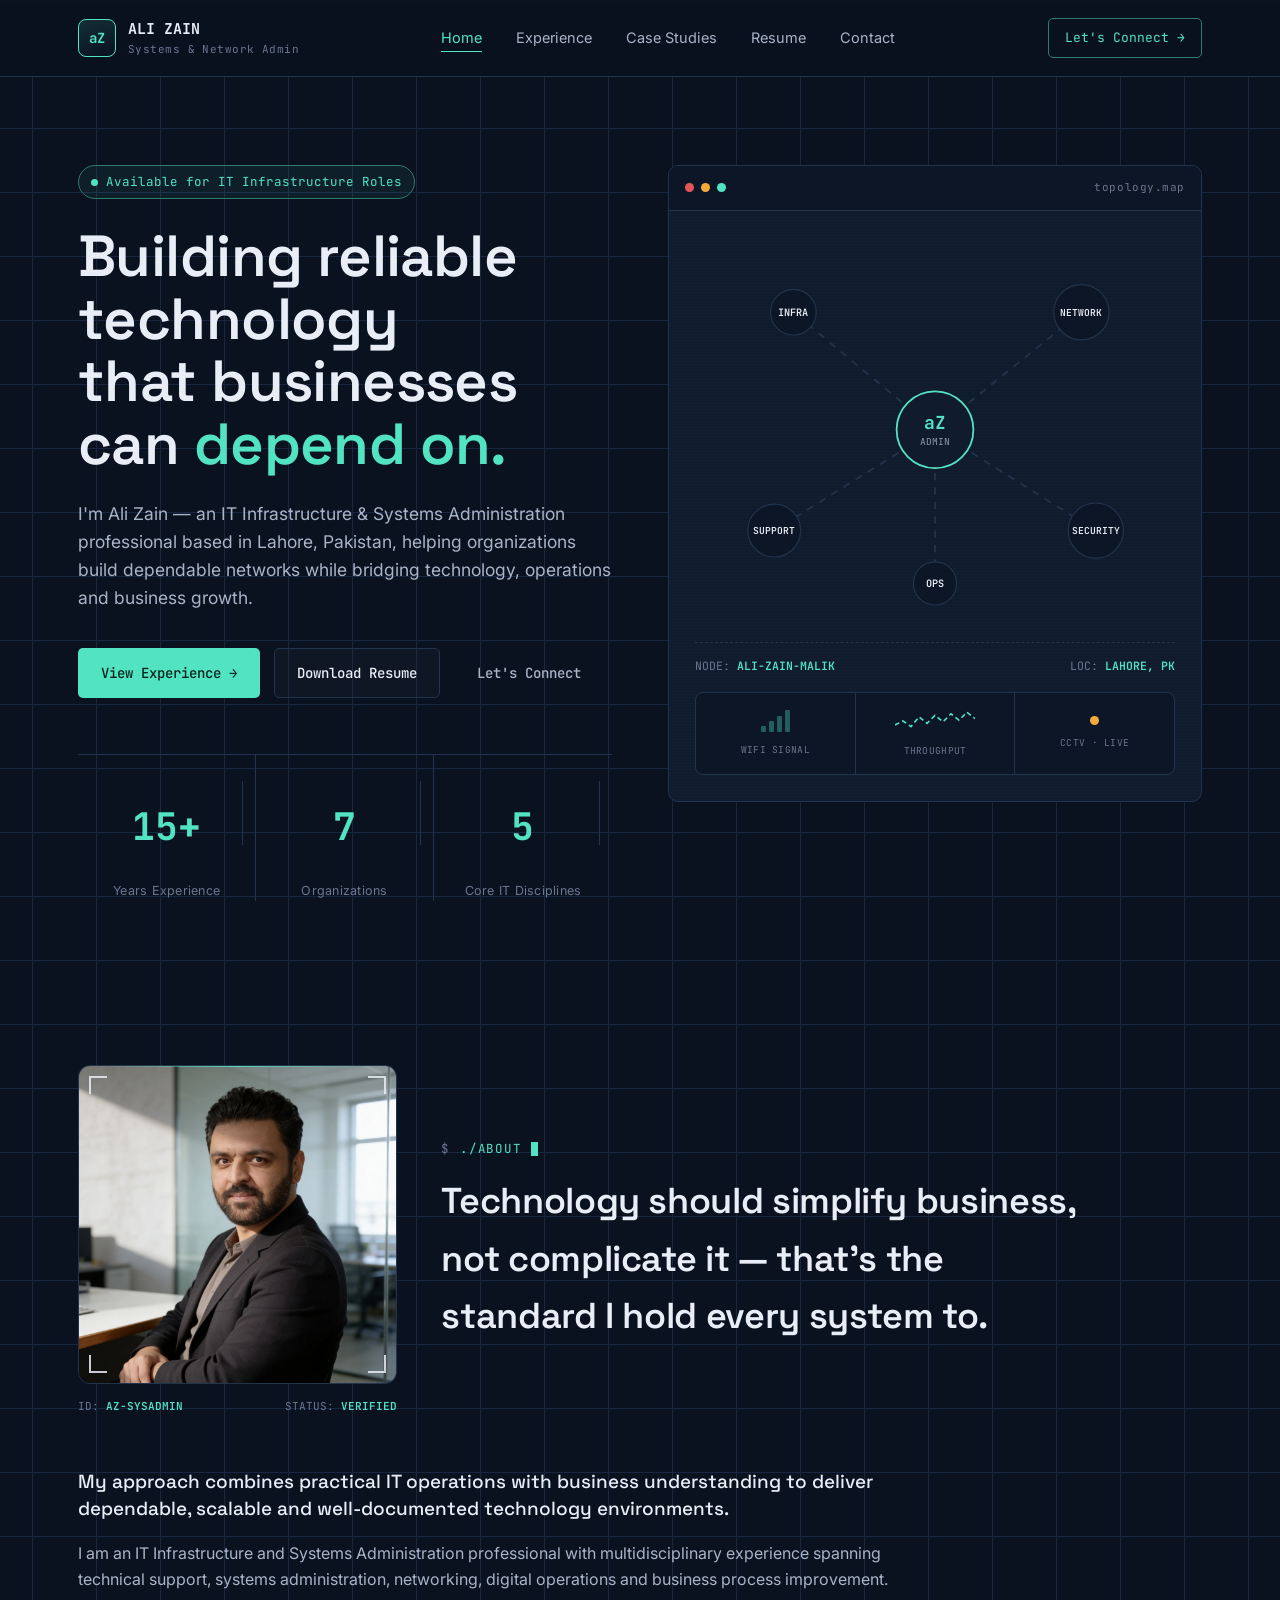
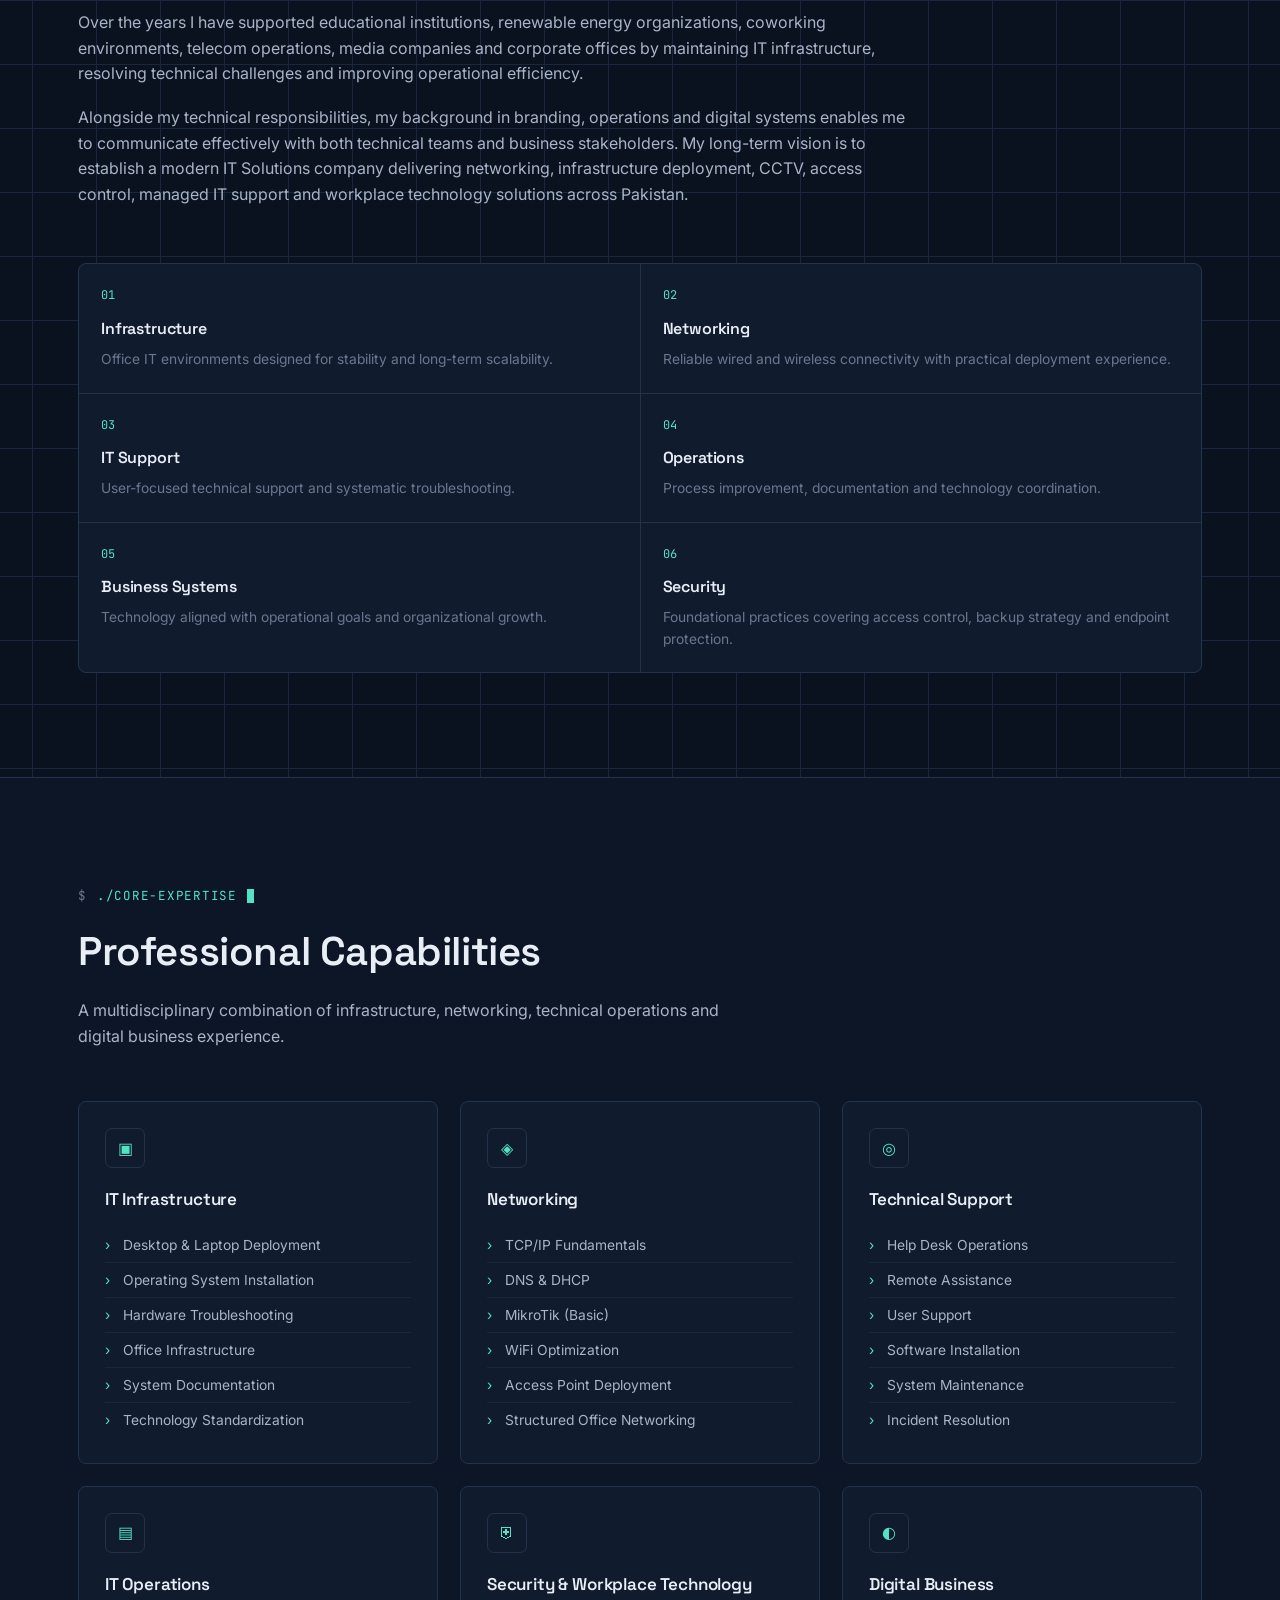
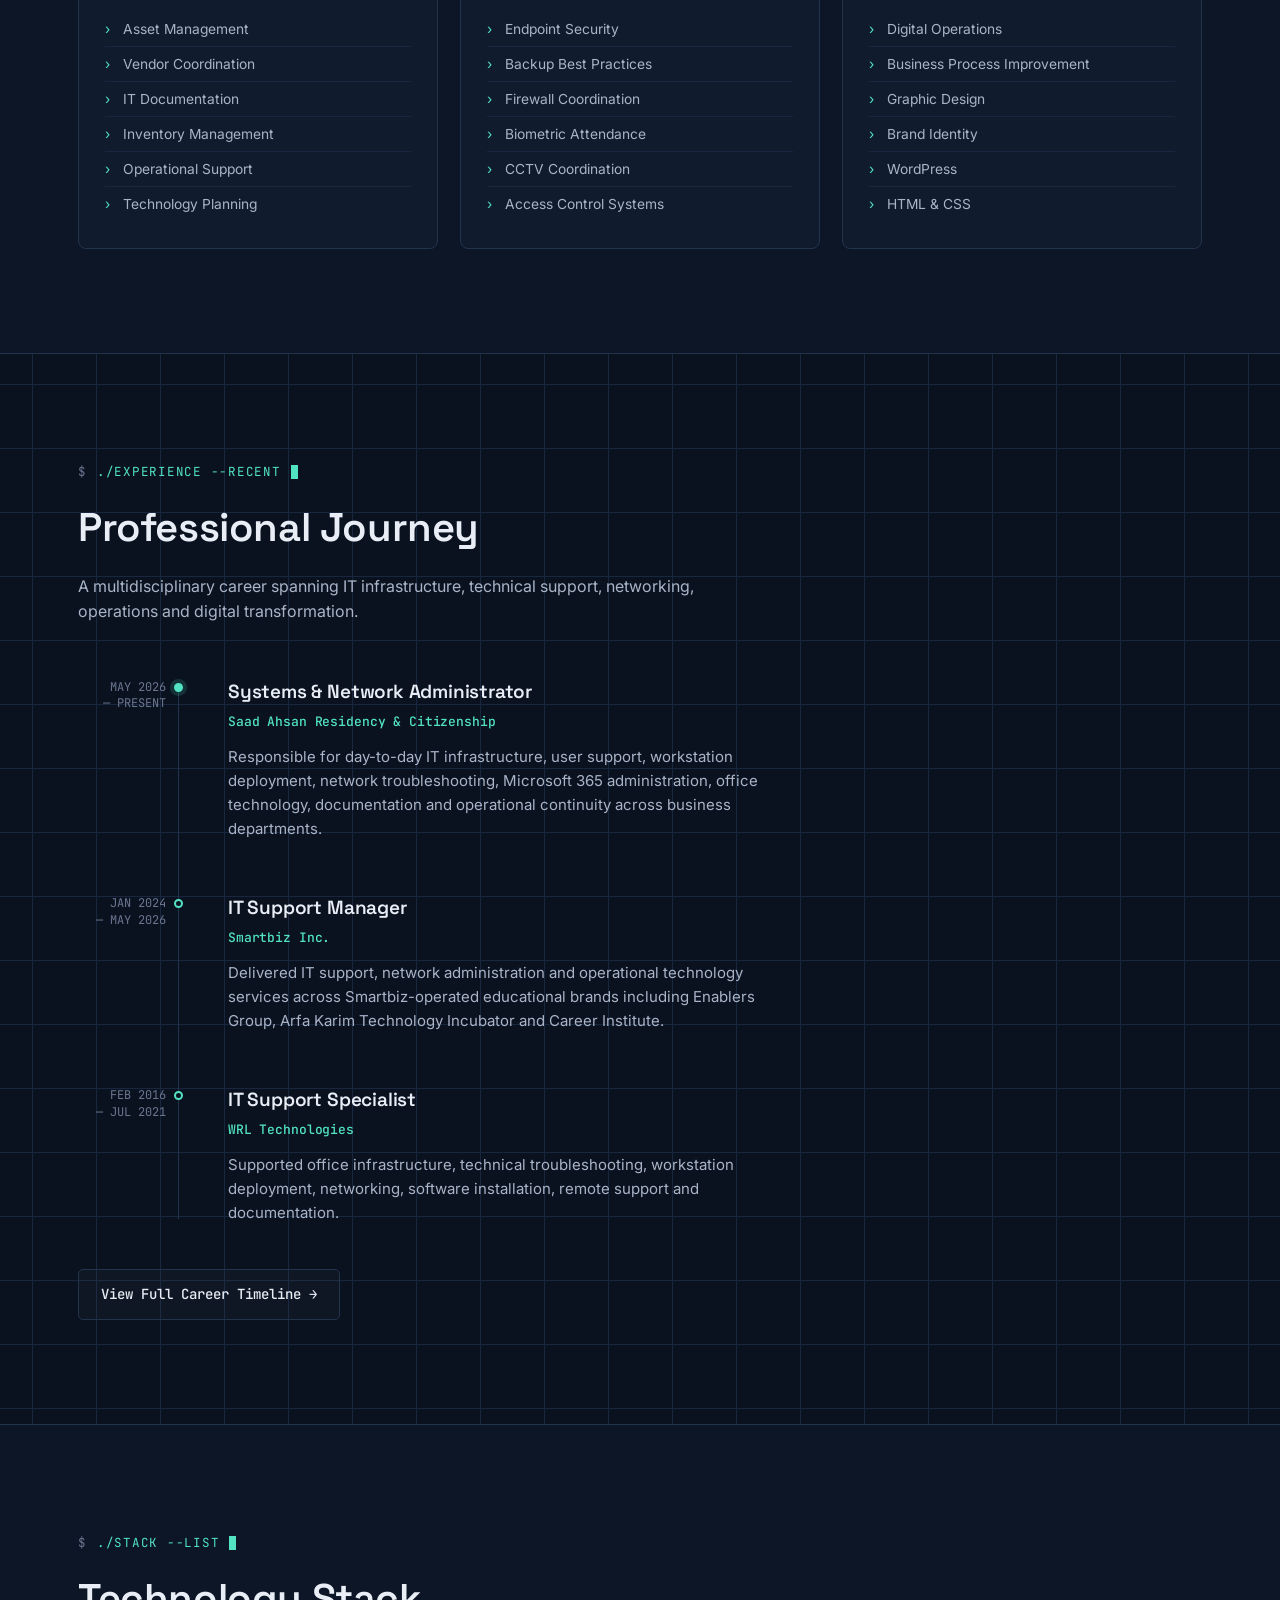
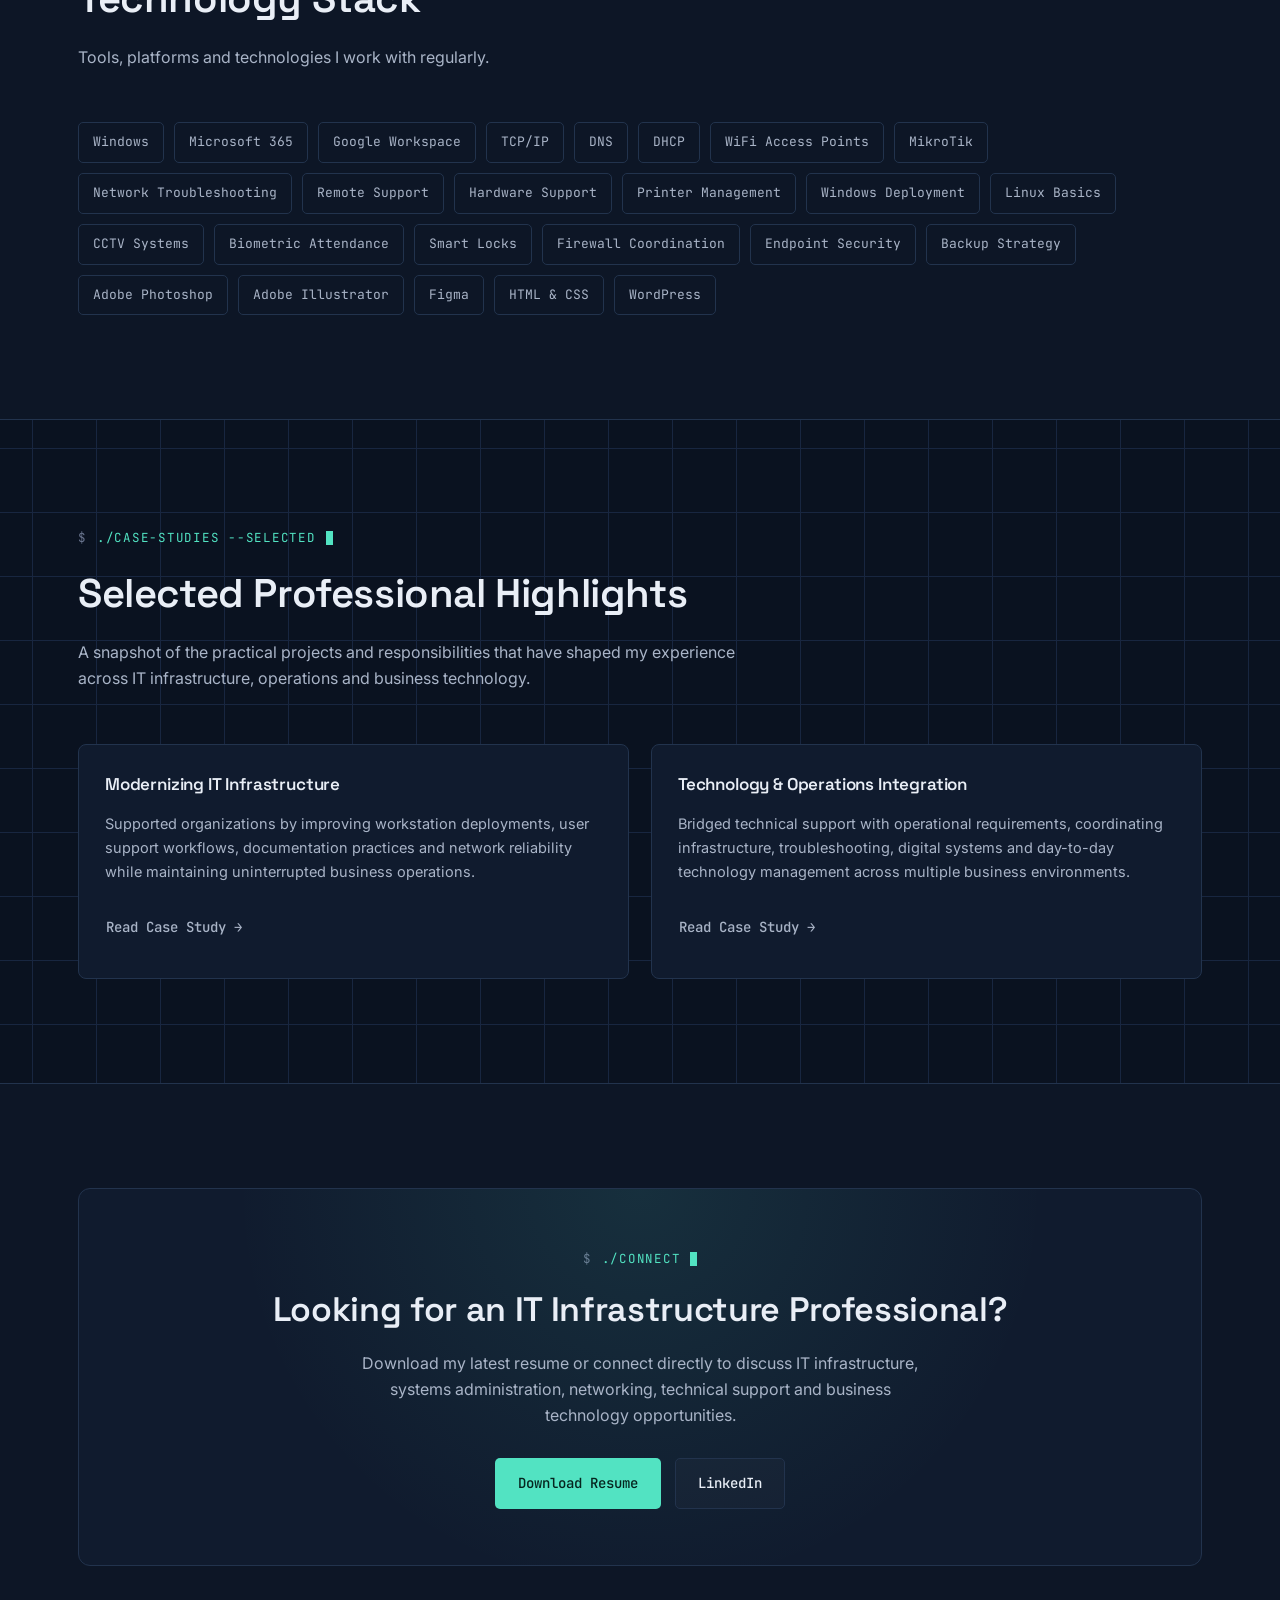
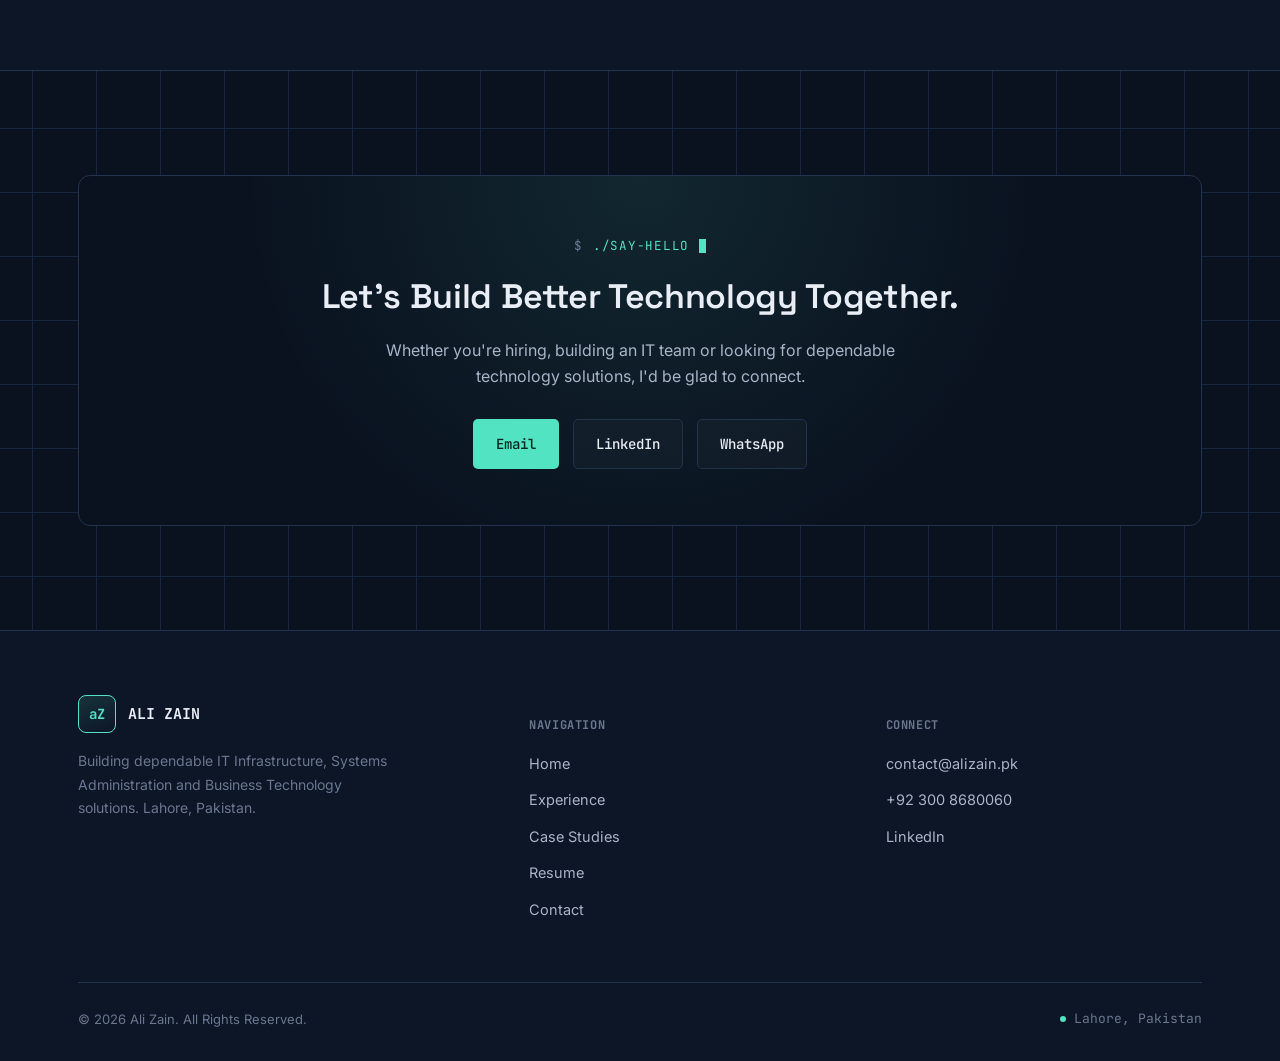
<file: index.html>
<!DOCTYPE html>
<html lang="en">
<head>
<meta charset="UTF-8">
<meta name="viewport" content="width=device-width, initial-scale=1.0">
<title>Ali Zain | IT Infrastructure &amp; Systems Administration | Lahore, Pakistan</title>
<meta name="description" content="Official website of Ali Zain, IT Infrastructure Professional specializing in Systems Administration, Networking, Technical Support, Digital Operations and Technology Solutions based in Lahore, Pakistan.">
<meta name="keywords" content="Ali Zain, IT Support Lahore, Systems Administrator Pakistan, Network Administrator, IT Infrastructure, Technical Support, MikroTik, Networking, Digital Operations, Technology Solutions Pakistan">
<meta name="author" content="Ali Zain">
<meta name="robots" content="index,follow">
<meta name="theme-color" content="#0A1220">
<link rel="canonical" href="https://www.alizain.pk/">
<meta property="og:title" content="Ali Zain | Systems &amp; Network Administrator">
<meta property="og:description" content="IT Infrastructure & Business Technology Professional based in Lahore, Pakistan.">
<meta property="og:type" content="website">
<meta property="og:url" content="https://www.alizain.pk/">
<meta property="og:image" content="https://www.alizain.pk/assets/img/og-cover.webp">
<meta name="twitter:card" content="summary_large_image">
<meta name="twitter:title" content="Ali Zain | IT Infrastructure &amp; Systems Administration">
<meta name="twitter:description" content="Official website of Ali Zain.">
<meta name="twitter:image" content="https://www.alizain.pk/assets/img/og-cover.webp">
<link rel="icon" type="image/x-icon" href="/favicon.ico">
<link rel="apple-touch-icon" href="/assets/img/apple-touch-icon.png">
<link rel="manifest" href="/site.webmanifest">
<meta name="msapplication-config" content="/browserconfig.xml">
<meta name="msapplication-TileColor" content="#0A1220">
<link rel="preconnect" href="https://fonts.googleapis.com">
<link rel="preconnect" href="https://fonts.gstatic.com" crossorigin>
<link href="https://fonts.googleapis.com/css2?family=Space+Grotesk:wght@500;600;700&family=Inter:wght@400;500;600&family=JetBrains+Mono:wght@400;500;600;700&display=swap" rel="stylesheet">
<link rel="stylesheet" href="/assets/css/style.css">
</head>
<body>

<nav class="site-nav">
  <div class="wrap">
    <a href="/" class="brand"><span class="brand-mark">aZ</span><span>ALI ZAIN<small>Systems &amp; Network Admin</small></span></a>
    <ul class="nav-links">
      <li><a href="/" class="active">Home</a></li>
      <li><a href="/experience/">Experience</a></li>
      <li><a href="/case-studies/">Case Studies</a></li>
      <li><a href="/resume/">Resume</a></li>
      <li><a href="/contact/">Contact</a></li>
    </ul>
    <a href="/contact/" class="nav-cta">Let's Connect →</a>
    <button class="nav-toggle" aria-label="Toggle menu">☰</button>
  </div>
</nav>

<header class="hero">
  <div class="wrap hero-grid">
    <div>
      <div class="hero-status"><span class="pulse-dot"></span> Available for IT Infrastructure Roles</div>
      <h1>Building reliable technology that businesses can <span class="accent">depend on.</span></h1>
      <p class="hero-lede">I'm Ali Zain — an IT Infrastructure &amp; Systems Administration professional based in Lahore, Pakistan, helping organizations build dependable networks while bridging technology, operations and business growth.</p>
      <div class="btn-row">
        <a href="/experience/" class="btn btn-primary">View Experience →</a>
        <a href="/assets/docs/Ali-Zain-Resume.pdf" class="btn btn-outline">Download Resume</a>
        <a href="/contact/" class="btn btn-ghost">Let's Connect</a>
      </div>
      <div class="hero-stats">
        <div><div class="stat-num" data-count="15" data-suffix="+">0</div><div class="stat-label">Years Experience</div></div>
        <div><div class="stat-num" data-count="7">0</div><div class="stat-label">Organizations</div></div>
        <div><div class="stat-num" data-count="5">0</div><div class="stat-label">Core IT Disciplines</div></div>
      </div>
    </div>

    <div class="hero-panel">
      <div class="panel-titlebar">
        <span class="tb-dot tb-red"></span><span class="tb-dot tb-amber"></span><span class="tb-dot tb-green"></span>
        <span class="tb-title">topology.map</span>
      </div>
      <svg viewBox="0 0 400 320" width="100%" xmlns="http://www.w3.org/2000/svg" role="img" aria-label="Diagram of Ali Zain's core infrastructure disciplines connected to a central node">
        <line class="topo-trace" x1="200" y1="164" x2="82" y2="66" stroke="#22334D" stroke-width="1.5"/>
        <line class="topo-trace" x1="200" y1="164" x2="322" y2="66" stroke="#22334D" stroke-width="1.5"/>
        <line class="topo-trace" x1="200" y1="164" x2="66" y2="248" stroke="#22334D" stroke-width="1.5"/>
        <line class="topo-trace" x1="200" y1="164" x2="334" y2="248" stroke="#22334D" stroke-width="1.5"/>
        <line class="topo-trace" x1="200" y1="164" x2="200" y2="292" stroke="#22334D" stroke-width="1.5"/>

        <circle cx="200" cy="164" r="32" fill="#101B2E" stroke="#52E3C2" stroke-width="1.5"/>
        <text x="200" y="163" text-anchor="middle" fill="#52E3C2" font-family="JetBrains Mono" font-size="15" font-weight="700">aZ</text>
        <text x="200" y="177" text-anchor="middle" fill="#8B97AC" font-family="JetBrains Mono" font-size="8">ADMIN</text>

        <g class="topo-node n1"><circle cx="82" cy="66" r="19" fill="#0D1626" stroke="#22334D"/><text x="82" y="69" text-anchor="middle" fill="#E9EEF6" font-family="JetBrains Mono" font-size="8.5" font-weight="600">INFRA</text></g>
        <g class="topo-node n2"><circle cx="322" cy="66" r="23" fill="#0D1626" stroke="#22334D"/><text x="322" y="69" text-anchor="middle" fill="#E9EEF6" font-family="JetBrains Mono" font-size="8" font-weight="600">NETWORK</text></g>
        <g class="topo-node n3"><circle cx="66" cy="248" r="22" fill="#0D1626" stroke="#22334D"/><text x="66" y="251" text-anchor="middle" fill="#E9EEF6" font-family="JetBrains Mono" font-size="8" font-weight="600">SUPPORT</text></g>
        <g class="topo-node n4"><circle cx="334" cy="248" r="23" fill="#0D1626" stroke="#22334D"/><text x="334" y="251" text-anchor="middle" fill="#E9EEF6" font-family="JetBrains Mono" font-size="8" font-weight="600">SECURITY</text></g>
        <g class="topo-node n5"><circle cx="200" cy="292" r="18" fill="#0D1626" stroke="#22334D"/><text x="200" y="295" text-anchor="middle" fill="#E9EEF6" font-family="JetBrains Mono" font-size="8.5" font-weight="600">OPS</text></g>
      </svg>
      <div class="topo-caption">
        <span>NODE: <b>ALI-ZAIN-MALIK</b></span>
        <span>LOC: <b>LAHORE, PK</b></span>
      </div>
      <div class="hero-dash">
        <div class="dash-widget">
          <div class="wifi-bars"><span></span><span></span><span></span><span></span></div>
          <span class="dash-label">WiFi Signal</span>
        </div>
        <div class="dash-widget">
          <svg class="throughput-graph" viewBox="0 0 100 30" preserveAspectRatio="none" aria-hidden="true">
            <polyline class="graph-line" points="0,20 10,15 20,22 30,10 40,18 50,8 60,16 70,6 80,14 90,4 100,12" fill="none" stroke="#52E3C2" stroke-width="2"/>
          </svg>
          <span class="dash-label">Throughput</span>
        </div>
        <div class="dash-widget">
          <span class="rec-dot"></span>
          <span class="dash-label">CCTV · Live</span>
        </div>
      </div>
    </div>
  </div>
</header>

<section id="about">
  <div class="wrap">
    <div class="about-lead">
      <div>
        <div class="profile-frame">
          <div class="profile-fallback">aZ</div>
          <img src="/assets/img/profile.webp" alt="Ali Zain — Systems &amp; Network Administrator" class="profile-img" loading="lazy" onerror="this.style.display='none'">
          <div class="profile-scan"></div>
          <span class="profile-bracket tl"></span><span class="profile-bracket tr"></span>
          <span class="profile-bracket bl"></span><span class="profile-bracket br"></span>
        </div>
        <div class="profile-caption"><span>ID: <b>AZ-SYSADMIN</b></span><span>STATUS: <b>VERIFIED</b></span></div>
      </div>
      <div>
        <div class="eyebrow">./about</div>
        <h2 style="font-size:clamp(26px,3.6vw,36px); font-weight:600;">Technology should simplify business, not complicate it — that's the standard I hold every system to.</h2>
      </div>
    </div>

    <div class="about-copy" style="max-width:840px;">
      <p>My approach combines practical IT operations with business understanding to deliver dependable, scalable and well-documented technology environments.</p>
      <p>I am an IT Infrastructure and Systems Administration professional with multidisciplinary experience spanning technical support, systems administration, networking, digital operations and business process improvement.</p>
      <p>Over the years I have supported educational institutions, renewable energy organizations, coworking environments, telecom operations, media companies and corporate offices by maintaining IT infrastructure, resolving technical challenges and improving operational efficiency.</p>
      <p>Alongside my technical responsibilities, my background in branding, operations and digital systems enables me to communicate effectively with both technical teams and business stakeholders. My long-term vision is to establish a modern IT Solutions company delivering networking, infrastructure deployment, CCTV, access control, managed IT support and workplace technology solutions across Pakistan.</p>
    </div>
  </div>

  <div class="wrap" style="margin-top:56px;">
    <div class="pillar-list">
      <div class="pillar"><div class="pillar-index">01</div><h4>Infrastructure</h4><p>Office IT environments designed for stability and long-term scalability.</p></div>
      <div class="pillar"><div class="pillar-index">02</div><h4>Networking</h4><p>Reliable wired and wireless connectivity with practical deployment experience.</p></div>
      <div class="pillar"><div class="pillar-index">03</div><h4>IT Support</h4><p>User-focused technical support and systematic troubleshooting.</p></div>
      <div class="pillar"><div class="pillar-index">04</div><h4>Operations</h4><p>Process improvement, documentation and technology coordination.</p></div>
      <div class="pillar"><div class="pillar-index">05</div><h4>Business Systems</h4><p>Technology aligned with operational goals and organizational growth.</p></div>
      <div class="pillar"><div class="pillar-index">06</div><h4>Security</h4><p>Foundational practices covering access control, backup strategy and endpoint protection.</p></div>
    </div>
  </div>
</section>

<section class="section-alt">
  <div class="wrap">
    <div class="eyebrow">./core-expertise</div>
    <div class="section-head"><h2>Professional Capabilities</h2><p>A multidisciplinary combination of infrastructure, networking, technical operations and digital business experience.</p></div>
    <div class="card-grid">
      <div class="card">
        <div class="card-icon">▣</div>
        <h3>IT Infrastructure</h3>
        <ul>
          <li>Desktop &amp; Laptop Deployment</li>
          <li>Operating System Installation</li>
          <li>Hardware Troubleshooting</li>
          <li>Office Infrastructure</li>
          <li>System Documentation</li>
          <li>Technology Standardization</li>
        </ul>
      </div>
      <div class="card">
        <div class="card-icon">◈</div>
        <h3>Networking</h3>
        <ul>
          <li>TCP/IP Fundamentals</li>
          <li>DNS &amp; DHCP</li>
          <li>MikroTik (Basic)</li>
          <li>WiFi Optimization</li>
          <li>Access Point Deployment</li>
          <li>Structured Office Networking</li>
        </ul>
      </div>
      <div class="card">
        <div class="card-icon">◎</div>
        <h3>Technical Support</h3>
        <ul>
          <li>Help Desk Operations</li>
          <li>Remote Assistance</li>
          <li>User Support</li>
          <li>Software Installation</li>
          <li>System Maintenance</li>
          <li>Incident Resolution</li>
        </ul>
      </div>
      <div class="card">
        <div class="card-icon">▤</div>
        <h3>IT Operations</h3>
        <ul>
          <li>Asset Management</li>
          <li>Vendor Coordination</li>
          <li>IT Documentation</li>
          <li>Inventory Management</li>
          <li>Operational Support</li>
          <li>Technology Planning</li>
        </ul>
      </div>
      <div class="card">
        <div class="card-icon">⛨</div>
        <h3>Security &amp; Workplace Technology</h3>
        <ul>
          <li>Endpoint Security</li>
          <li>Backup Best Practices</li>
          <li>Firewall Coordination</li>
          <li>Biometric Attendance</li>
          <li>CCTV Coordination</li>
          <li>Access Control Systems</li>
        </ul>
      </div>
      <div class="card">
        <div class="card-icon">◐</div>
        <h3>Digital Business</h3>
        <ul>
          <li>Digital Operations</li>
          <li>Business Process Improvement</li>
          <li>Graphic Design</li>
          <li>Brand Identity</li>
          <li>WordPress</li>
          <li>HTML &amp; CSS</li>
        </ul>
      </div>
    </div>
  </div>
</section>

<section>
  <div class="wrap">
    <div class="eyebrow">./experience --recent</div>
    <div class="section-head"><h2>Professional Journey</h2><p>A multidisciplinary career spanning IT infrastructure, technical support, networking, operations and digital transformation.</p></div>

    <div class="timeline">
      <div class="tl-item current">
        <div class="tl-date">MAY 2026<br>— PRESENT</div>
        <div class="tl-dot"></div>
        <h3>Systems &amp; Network Administrator</h3>
        <h4>Saad Ahsan Residency &amp; Citizenship</h4>
        <p class="desc">Responsible for day-to-day IT infrastructure, user support, workstation deployment, network troubleshooting, Microsoft 365 administration, office technology, documentation and operational continuity across business departments.</p>
      </div>
      <div class="tl-item">
        <div class="tl-date">JAN 2024<br>— MAY 2026</div>
        <div class="tl-dot"></div>
        <h3>IT Support Manager</h3>
        <h4>Smartbiz Inc.</h4>
        <p class="desc">Delivered IT support, network administration and operational technology services across Smartbiz-operated educational brands including Enablers Group, Arfa Karim Technology Incubator and Career Institute.</p>
      </div>
      <div class="tl-item">
        <div class="tl-date">FEB 2016<br>— JUL 2021</div>
        <div class="tl-dot"></div>
        <h3>IT Support Specialist</h3>
        <h4>WRL Technologies</h4>
        <p class="desc">Supported office infrastructure, technical troubleshooting, workstation deployment, networking, software installation, remote support and documentation.</p>
      </div>
    </div>
    <div class="btn-row" style="margin-top:44px;">
      <a href="/experience/" class="btn btn-outline">View Full Career Timeline →</a>
    </div>
  </div>
</section>

<section class="section-alt">
  <div class="wrap">
    <div class="eyebrow">./stack --list</div>
    <div class="section-head"><h2>Technology Stack</h2><p>Tools, platforms and technologies I work with regularly.</p></div>
    <div class="stack-cloud">
      <span class="stack-chip">Windows</span><span class="stack-chip">Microsoft 365</span><span class="stack-chip">Google Workspace</span>
      <span class="stack-chip">TCP/IP</span><span class="stack-chip">DNS</span><span class="stack-chip">DHCP</span>
      <span class="stack-chip">WiFi Access Points</span><span class="stack-chip">MikroTik</span><span class="stack-chip">Network Troubleshooting</span>
      <span class="stack-chip">Remote Support</span><span class="stack-chip">Hardware Support</span><span class="stack-chip">Printer Management</span>
      <span class="stack-chip">Windows Deployment</span><span class="stack-chip">Linux Basics</span><span class="stack-chip">CCTV Systems</span>
      <span class="stack-chip">Biometric Attendance</span><span class="stack-chip">Smart Locks</span><span class="stack-chip">Firewall Coordination</span>
      <span class="stack-chip">Endpoint Security</span><span class="stack-chip">Backup Strategy</span><span class="stack-chip">Adobe Photoshop</span>
      <span class="stack-chip">Adobe Illustrator</span><span class="stack-chip">Figma</span><span class="stack-chip">HTML &amp; CSS</span>
      <span class="stack-chip">WordPress</span>
    </div>
  </div>
</section>

<section>
  <div class="wrap">
    <div class="eyebrow">./case-studies --selected</div>
    <div class="section-head"><h2>Selected Professional Highlights</h2><p>A snapshot of the practical projects and responsibilities that have shaped my experience across IT infrastructure, operations and business technology.</p></div>
    <div class="card-grid" style="grid-template-columns:1fr 1fr;">
      <div class="card">
        <h3>Modernizing IT Infrastructure</h3>
        <p style="color:var(--text-dim); font-size:14.5px; line-height:1.65; margin-top:6px;">Supported organizations by improving workstation deployments, user support workflows, documentation practices and network reliability while maintaining uninterrupted business operations.</p>
        <a href="/case-studies/" class="btn btn-ghost" style="margin-top:18px; padding-left:0;">Read Case Study →</a>
      </div>
      <div class="card">
        <h3>Technology &amp; Operations Integration</h3>
        <p style="color:var(--text-dim); font-size:14.5px; line-height:1.65; margin-top:6px;">Bridged technical support with operational requirements, coordinating infrastructure, troubleshooting, digital systems and day-to-day technology management across multiple business environments.</p>
        <a href="/case-studies/" class="btn btn-ghost" style="margin-top:18px; padding-left:0;">Read Case Study →</a>
      </div>
    </div>
  </div>
</section>

<section class="section-alt">
  <div class="wrap">
    <div class="cta-band">
      <div class="eyebrow" style="justify-content:center;">./connect</div>
      <h2>Looking for an IT Infrastructure Professional?</h2>
      <p>Download my latest resume or connect directly to discuss IT infrastructure, systems administration, networking, technical support and business technology opportunities.</p>
      <div class="btn-row">
        <a href="/assets/docs/Ali-Zain-Resume.pdf" class="btn btn-primary">Download Resume</a>
        <a href="https://linkedin.com/in/alizainmalik/" class="btn btn-outline" target="_blank" rel="noopener">LinkedIn</a>
      </div>
    </div>
  </div>
</section>

<section>
  <div class="wrap">
    <div class="cta-band" style="background:var(--ink); border-color:var(--line);">
      <div class="eyebrow" style="justify-content:center;">./say-hello</div>
      <h2>Let's Build Better Technology Together.</h2>
      <p>Whether you're hiring, building an IT team or looking for dependable technology solutions, I'd be glad to connect.</p>
      <div class="btn-row">
        <a href="mailto:contact@alizain.pk" class="btn btn-primary">Email</a>
        <a href="https://linkedin.com/in/alizainmalik/" class="btn btn-outline" target="_blank" rel="noopener">LinkedIn</a>
        <a href="https://wa.me/923008680060" class="btn btn-outline" target="_blank" rel="noopener">WhatsApp</a>
      </div>
    </div>
  </div>
</section>

<footer>
  <div class="wrap">
    <div class="footer-grid">
      <div class="footer-brand">
        <a href="/" class="brand"><span class="brand-mark">aZ</span><span>ALI ZAIN</span></a>
        <p>Building dependable IT Infrastructure, Systems Administration and Business Technology solutions. Lahore, Pakistan.</p>
      </div>
      <div class="footer-col">
        <h5>Navigation</h5>
        <ul>
          <li><a href="/">Home</a></li>
          <li><a href="/experience/">Experience</a></li>
          <li><a href="/case-studies/">Case Studies</a></li>
          <li><a href="/resume/">Resume</a></li>
          <li><a href="/contact/">Contact</a></li>
        </ul>
      </div>
      <div class="footer-col">
        <h5>Connect</h5>
        <ul>
          <li><a href="mailto:contact@alizain.pk">contact@alizain.pk</a></li>
          <li><a href="tel:+923008680060">+92 300 8680060</a></li>
          <li><a href="https://linkedin.com/in/alizainmalik/" target="_blank" rel="noopener">LinkedIn</a></li>
        </ul>
      </div>
    </div>
    <div class="footer-bottom">
      <span>© <span id="year"></span> Ali Zain. All Rights Reserved.</span>
      <span class="status"><span class="pulse-dot" style="width:6px;height:6px;"></span> Lahore, Pakistan</span>
    </div>
  </div>
</footer>

<script src="/assets/js/main.js"></script>
<script>document.getElementById('year').textContent = new Date().getFullYear();</script>
</body>
</html>
</file>
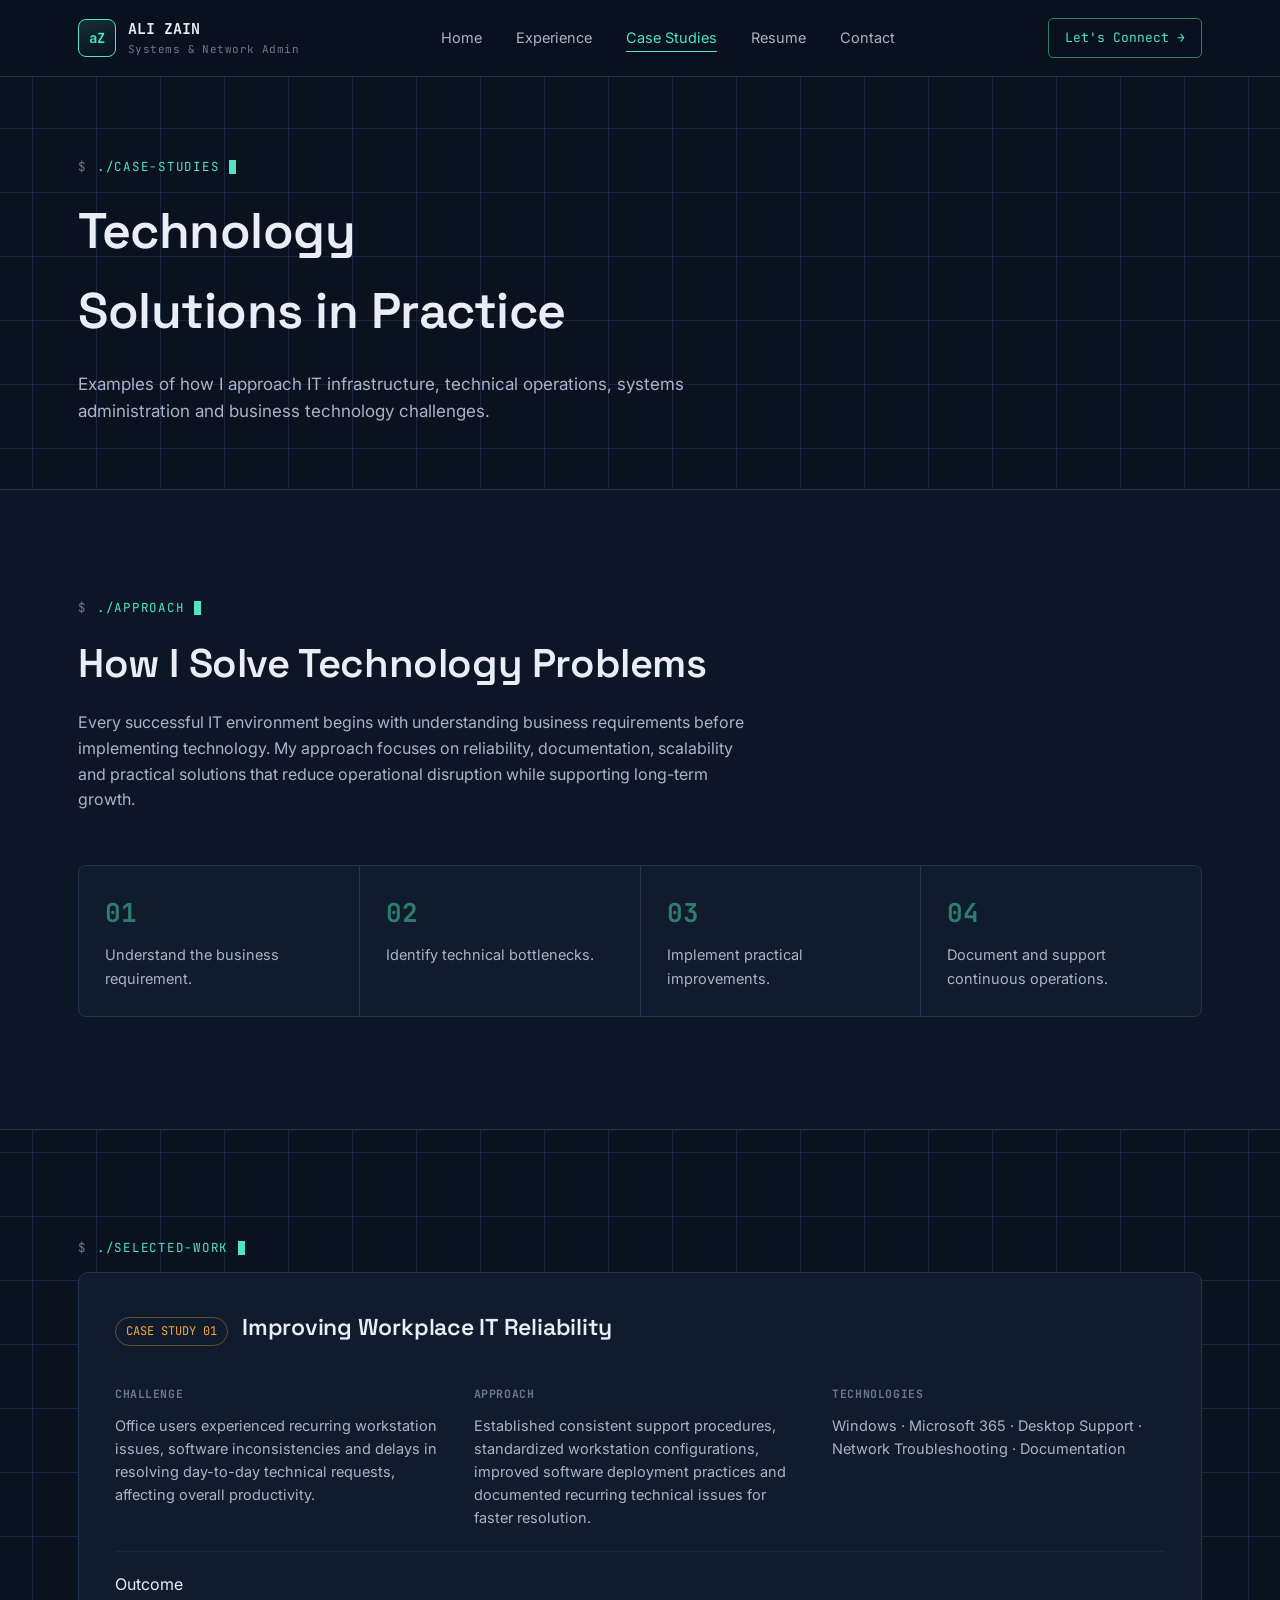
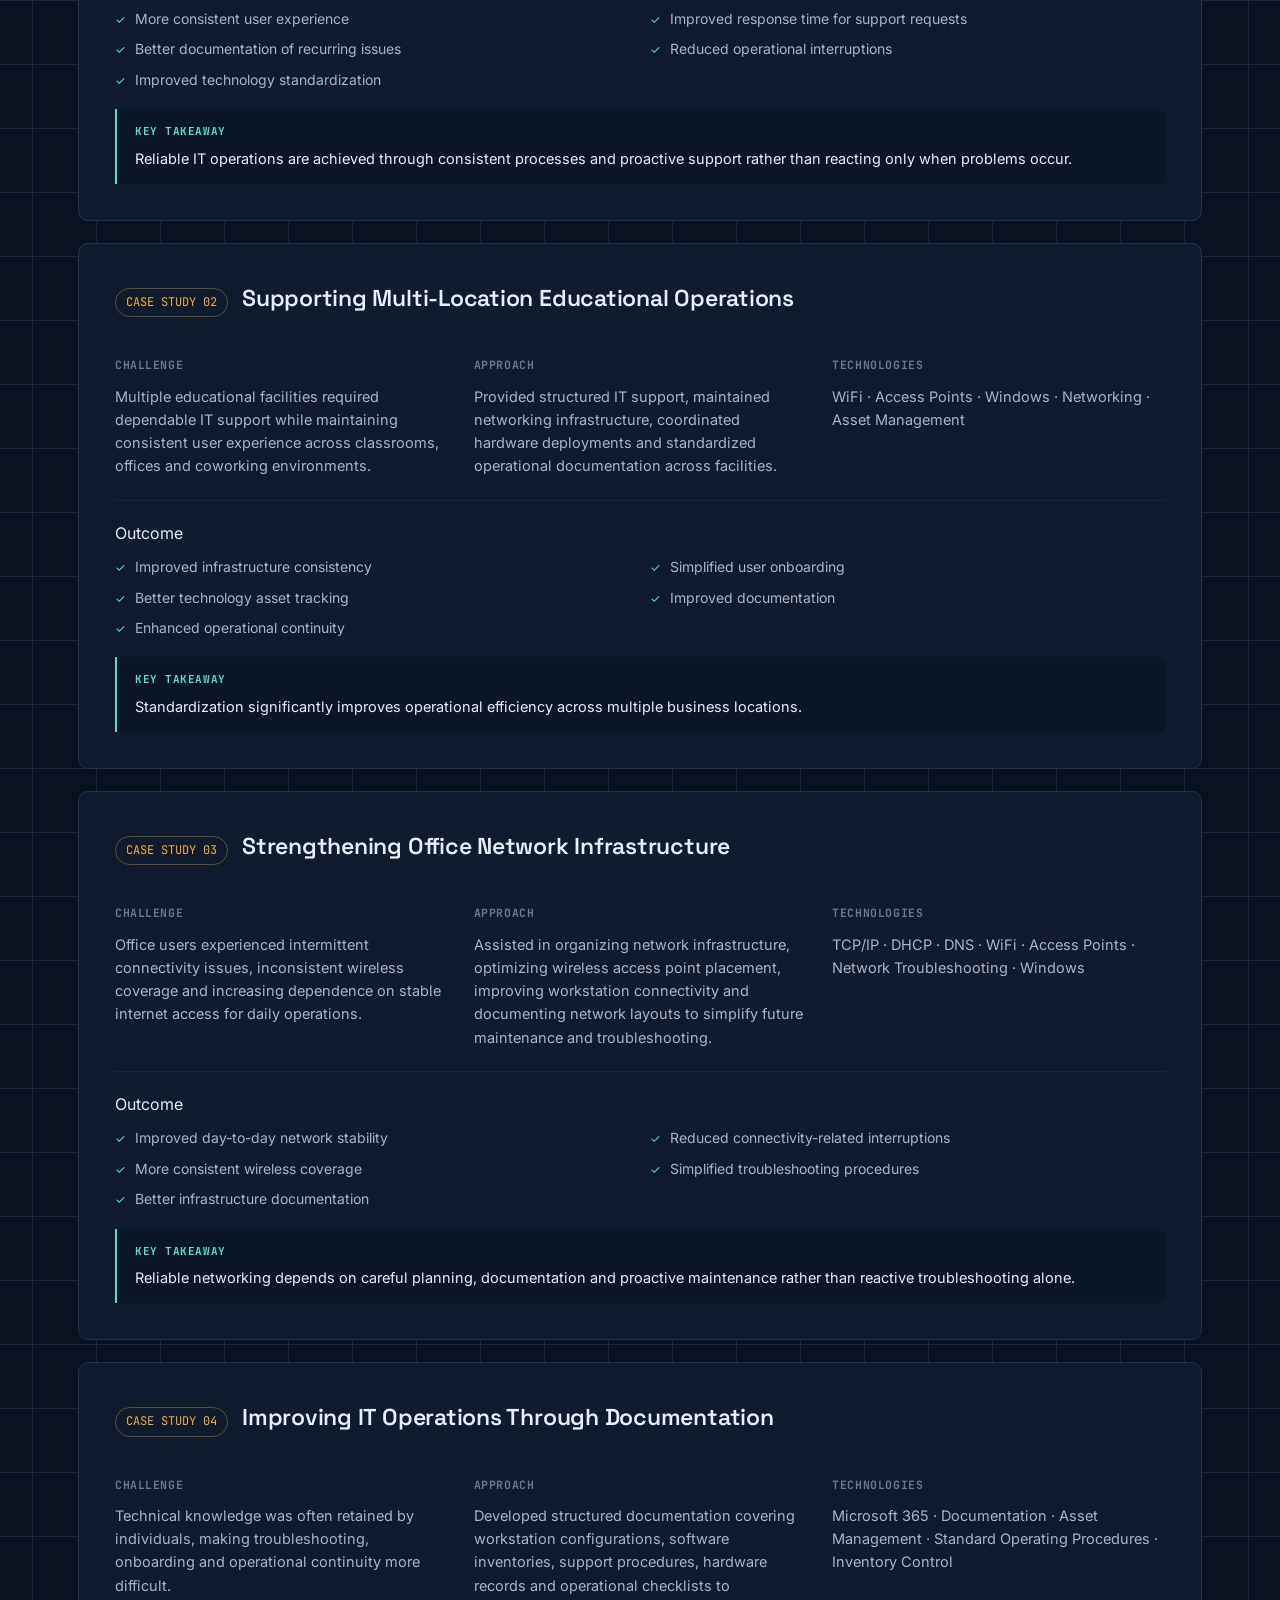
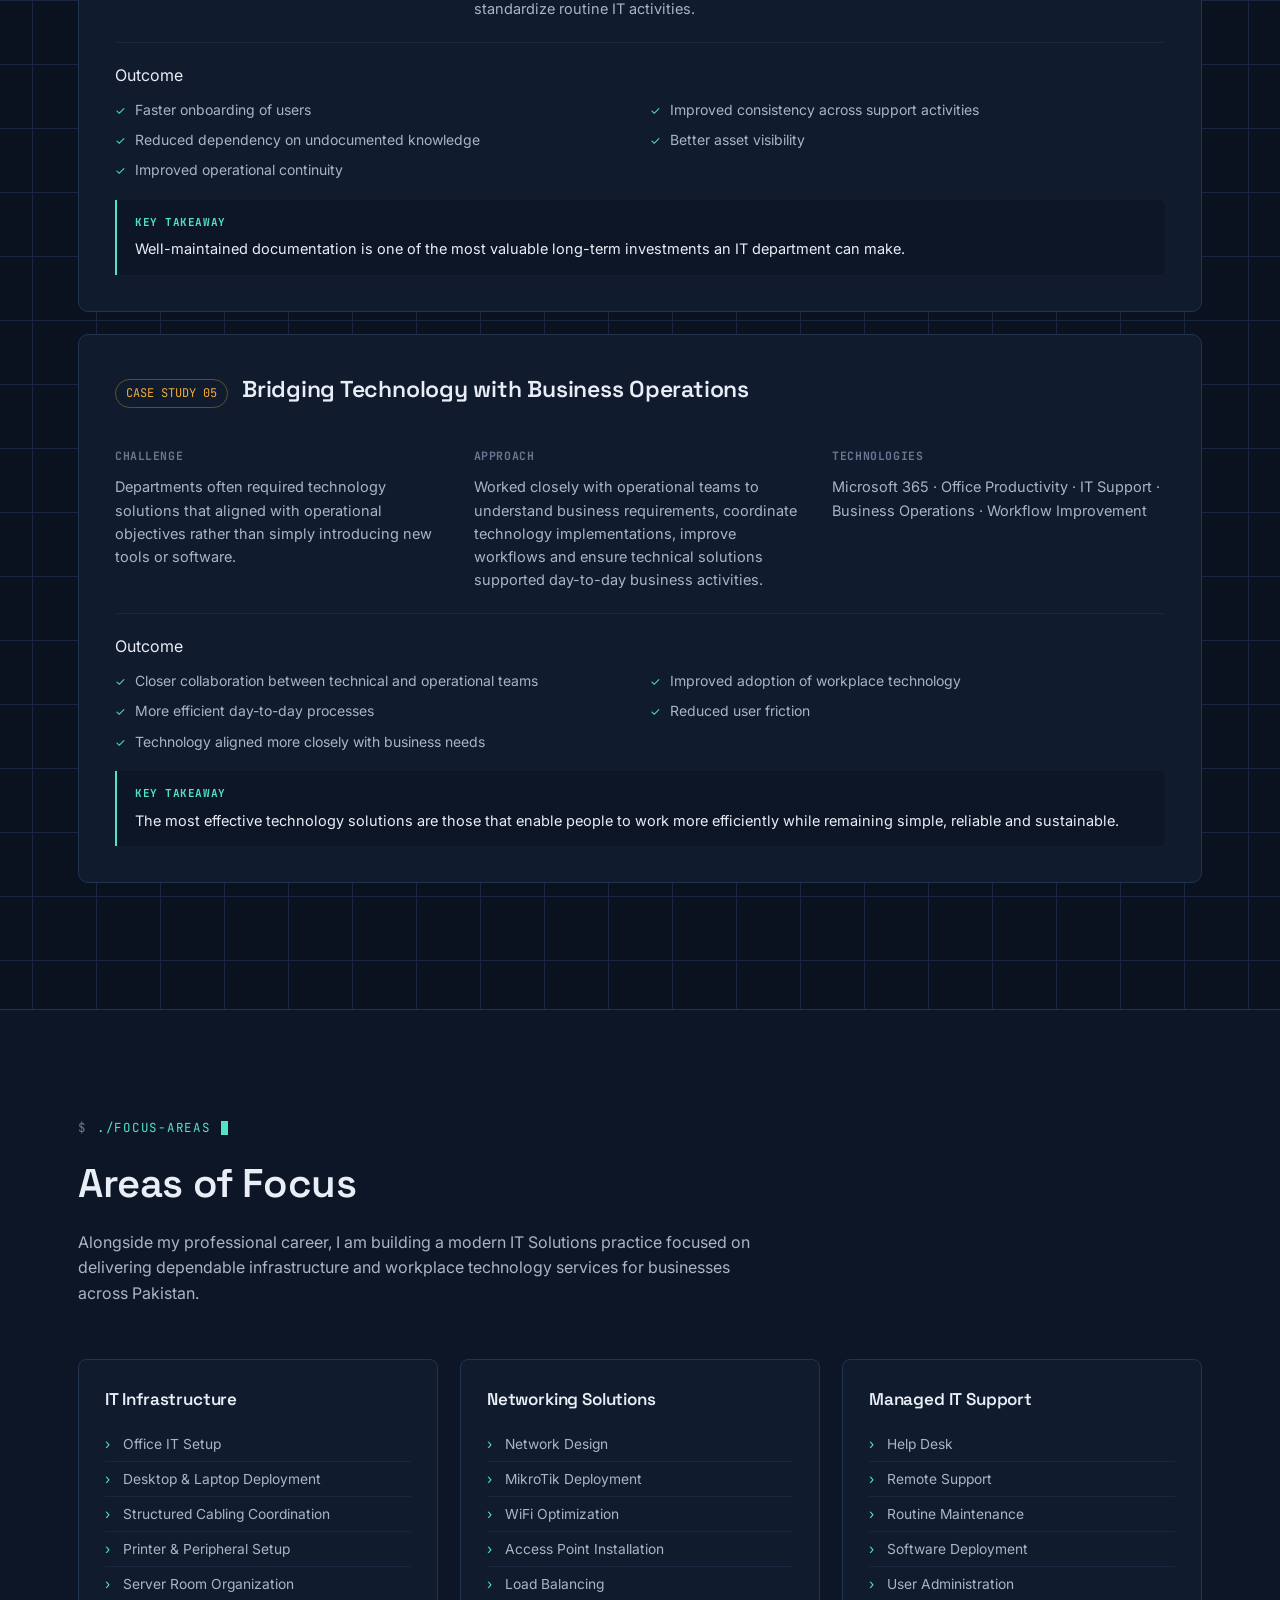
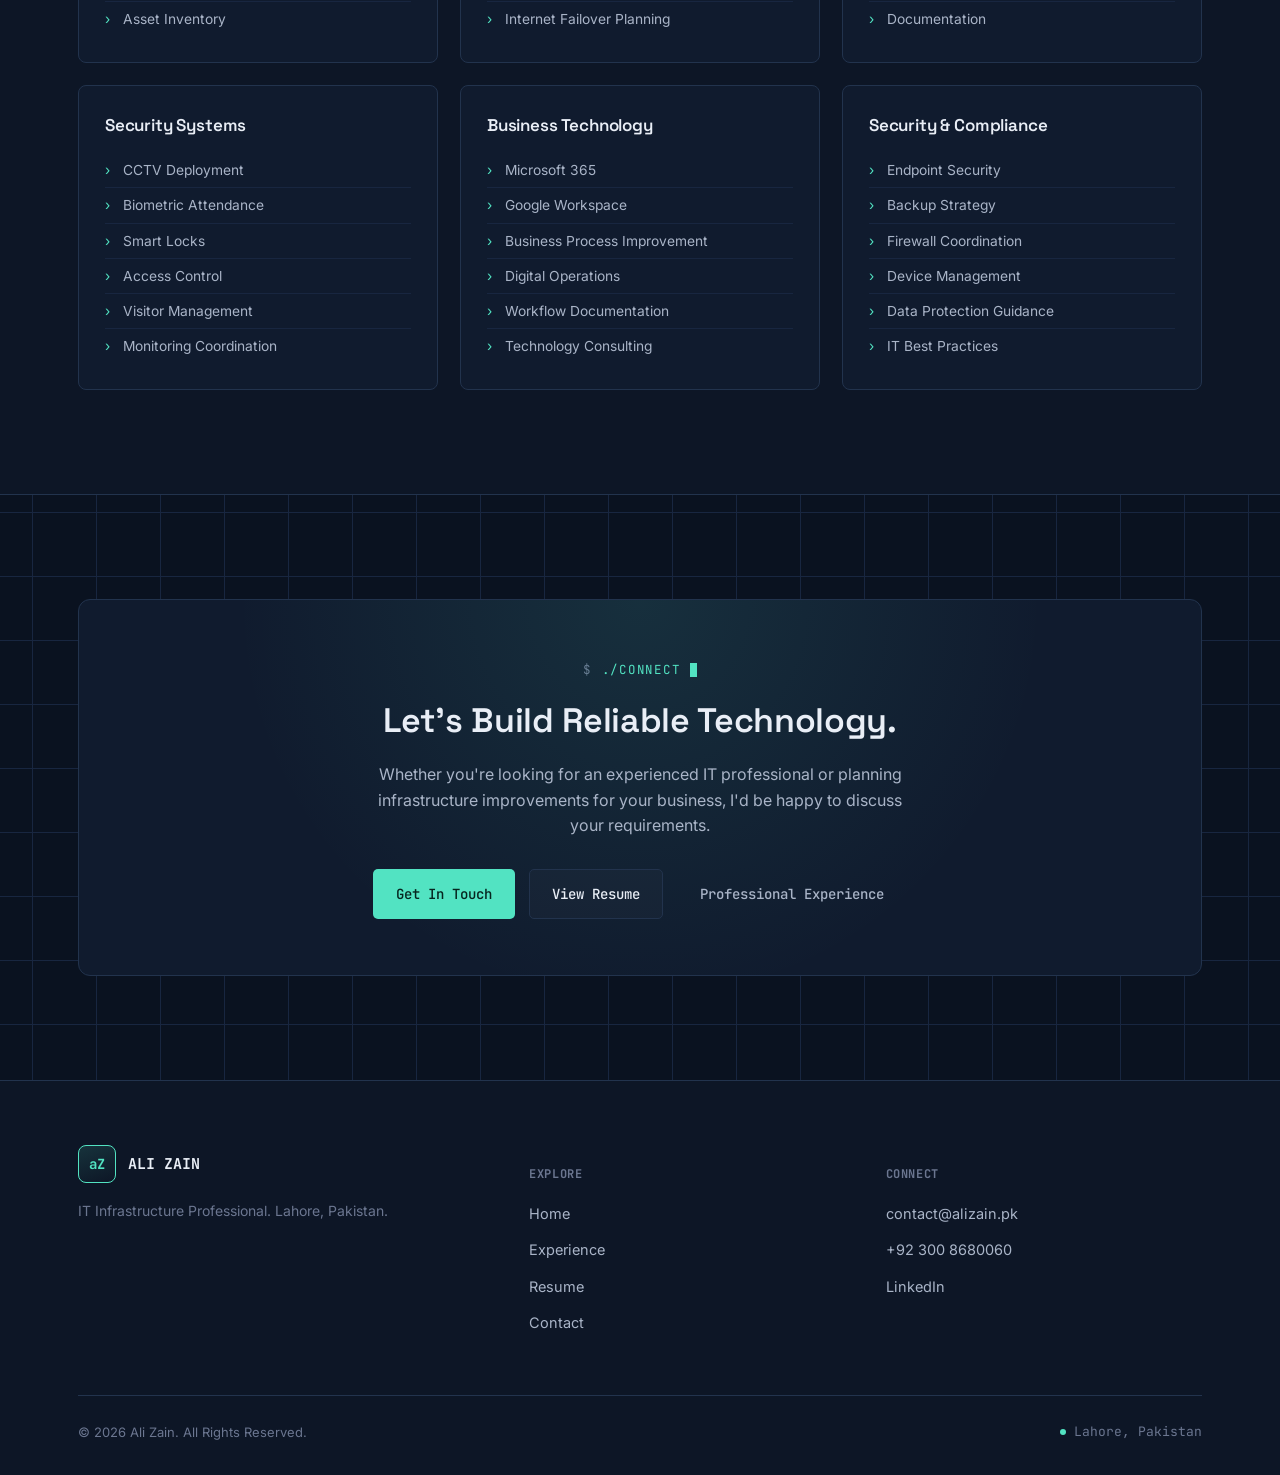
<file: case-studies/index.html>
<!DOCTYPE html>
<html lang="en">
<head>
<meta charset="UTF-8">
<meta name="viewport" content="width=device-width, initial-scale=1.0">
<title>Case Studies | Ali Zain</title>
<meta name="description" content="Selected IT Infrastructure, Systems Administration and Operations case studies by Ali Zain.">
<meta name="theme-color" content="#0A1220">
<link rel="canonical" href="https://www.alizain.pk/case-studies/">
<meta property="og:title" content="Ali Zain | Systems &amp; Network Administrator">
<meta property="og:description" content="IT Infrastructure & Business Technology Professional based in Lahore, Pakistan.">
<meta property="og:type" content="website">
<meta property="og:url" content="https://www.alizain.pk/case-studies/">
<link rel="icon" type="image/x-icon" href="/favicon.ico">
<link rel="apple-touch-icon" href="/assets/img/apple-touch-icon.png">
<link rel="manifest" href="/site.webmanifest">
<meta name="msapplication-config" content="/browserconfig.xml">
<meta name="msapplication-TileColor" content="#0A1220">
<link rel="preconnect" href="https://fonts.googleapis.com">
<link rel="preconnect" href="https://fonts.gstatic.com" crossorigin>
<link href="https://fonts.googleapis.com/css2?family=Space+Grotesk:wght@500;600;700&family=Inter:wght@400;500;600&family=JetBrains+Mono:wght@400;500;600;700&display=swap" rel="stylesheet">
<link rel="stylesheet" href="/assets/css/style.css">
</head>
<body>

<nav class="site-nav">
  <div class="wrap">
    <a href="/" class="brand"><span class="brand-mark">aZ</span><span>ALI ZAIN<small>Systems &amp; Network Admin</small></span></a>
    <ul class="nav-links">
      <li><a href="/">Home</a></li>
      <li><a href="/experience/">Experience</a></li>
      <li><a href="/case-studies/" class="active">Case Studies</a></li>
      <li><a href="/resume/">Resume</a></li>
      <li><a href="/contact/">Contact</a></li>
    </ul>
    <a href="/contact/" class="nav-cta">Let's Connect →</a>
    <button class="nav-toggle" aria-label="Toggle menu">☰</button>
  </div>
</nav>

<header class="page-hero">
  <div class="wrap">
    <div class="eyebrow">./case-studies</div>
    <h1>Technology Solutions in Practice</h1>
    <p>Examples of how I approach IT infrastructure, technical operations, systems administration and business technology challenges.</p>
  </div>
</header>

<section class="section-alt">
  <div class="wrap">
    <div class="eyebrow">./approach</div>
    <div class="section-head"><h2>How I Solve Technology Problems</h2><p>Every successful IT environment begins with understanding business requirements before implementing technology. My approach focuses on reliability, documentation, scalability and practical solutions that reduce operational disruption while supporting long-term growth.</p></div>
    <div class="process-strip">
      <div class="process-step"><div class="process-num">01</div><p>Understand the business requirement.</p></div>
      <div class="process-step"><div class="process-num">02</div><p>Identify technical bottlenecks.</p></div>
      <div class="process-step"><div class="process-num">03</div><p>Implement practical improvements.</p></div>
      <div class="process-step"><div class="process-num">04</div><p>Document and support continuous operations.</p></div>
    </div>
  </div>
</section>

<section>
  <div class="wrap">
    <div class="eyebrow">./selected-work</div>

    <div class="case">
      <div class="case-head"><span class="case-tag">CASE STUDY 01</span><h3>Improving Workplace IT Reliability</h3></div>
      <div class="case-body">
        <div class="case-col"><h5>Challenge</h5><p>Office users experienced recurring workstation issues, software inconsistencies and delays in resolving day-to-day technical requests, affecting overall productivity.</p></div>
        <div class="case-col"><h5>Approach</h5><p>Established consistent support procedures, standardized workstation configurations, improved software deployment practices and documented recurring technical issues for faster resolution.</p></div>
        <div class="case-col"><h5>Technologies</h5><p>Windows · Microsoft 365 · Desktop Support · Network Troubleshooting · Documentation</p></div>
      </div>
      <div class="case-outcome">
        <div class="responsibilities-label" style="margin-bottom:10px;">Outcome</div>
        <ul>
          <li>More consistent user experience</li>
          <li>Improved response time for support requests</li>
          <li>Better documentation of recurring issues</li>
          <li>Reduced operational interruptions</li>
          <li>Improved technology standardization</li>
        </ul>
        <div class="case-takeaway"><b>Key Takeaway</b>Reliable IT operations are achieved through consistent processes and proactive support rather than reacting only when problems occur.</div>
      </div>
    </div>

    <div class="case">
      <div class="case-head"><span class="case-tag">CASE STUDY 02</span><h3>Supporting Multi-Location Educational Operations</h3></div>
      <div class="case-body">
        <div class="case-col"><h5>Challenge</h5><p>Multiple educational facilities required dependable IT support while maintaining consistent user experience across classrooms, offices and coworking environments.</p></div>
        <div class="case-col"><h5>Approach</h5><p>Provided structured IT support, maintained networking infrastructure, coordinated hardware deployments and standardized operational documentation across facilities.</p></div>
        <div class="case-col"><h5>Technologies</h5><p>WiFi · Access Points · Windows · Networking · Asset Management</p></div>
      </div>
      <div class="case-outcome">
        <div class="responsibilities-label" style="margin-bottom:10px;">Outcome</div>
        <ul>
          <li>Improved infrastructure consistency</li>
          <li>Simplified user onboarding</li>
          <li>Better technology asset tracking</li>
          <li>Improved documentation</li>
          <li>Enhanced operational continuity</li>
        </ul>
        <div class="case-takeaway"><b>Key Takeaway</b>Standardization significantly improves operational efficiency across multiple business locations.</div>
      </div>
    </div>

    <div class="case">
      <div class="case-head"><span class="case-tag">CASE STUDY 03</span><h3>Strengthening Office Network Infrastructure</h3></div>
      <div class="case-body">
        <div class="case-col"><h5>Challenge</h5><p>Office users experienced intermittent connectivity issues, inconsistent wireless coverage and increasing dependence on stable internet access for daily operations.</p></div>
        <div class="case-col"><h5>Approach</h5><p>Assisted in organizing network infrastructure, optimizing wireless access point placement, improving workstation connectivity and documenting network layouts to simplify future maintenance and troubleshooting.</p></div>
        <div class="case-col"><h5>Technologies</h5><p>TCP/IP · DHCP · DNS · WiFi · Access Points · Network Troubleshooting · Windows</p></div>
      </div>
      <div class="case-outcome">
        <div class="responsibilities-label" style="margin-bottom:10px;">Outcome</div>
        <ul>
          <li>Improved day-to-day network stability</li>
          <li>Reduced connectivity-related interruptions</li>
          <li>More consistent wireless coverage</li>
          <li>Simplified troubleshooting procedures</li>
          <li>Better infrastructure documentation</li>
        </ul>
        <div class="case-takeaway"><b>Key Takeaway</b>Reliable networking depends on careful planning, documentation and proactive maintenance rather than reactive troubleshooting alone.</div>
      </div>
    </div>

    <div class="case">
      <div class="case-head"><span class="case-tag">CASE STUDY 04</span><h3>Improving IT Operations Through Documentation</h3></div>
      <div class="case-body">
        <div class="case-col"><h5>Challenge</h5><p>Technical knowledge was often retained by individuals, making troubleshooting, onboarding and operational continuity more difficult.</p></div>
        <div class="case-col"><h5>Approach</h5><p>Developed structured documentation covering workstation configurations, software inventories, support procedures, hardware records and operational checklists to standardize routine IT activities.</p></div>
        <div class="case-col"><h5>Technologies</h5><p>Microsoft 365 · Documentation · Asset Management · Standard Operating Procedures · Inventory Control</p></div>
      </div>
      <div class="case-outcome">
        <div class="responsibilities-label" style="margin-bottom:10px;">Outcome</div>
        <ul>
          <li>Faster onboarding of users</li>
          <li>Improved consistency across support activities</li>
          <li>Reduced dependency on undocumented knowledge</li>
          <li>Better asset visibility</li>
          <li>Improved operational continuity</li>
        </ul>
        <div class="case-takeaway"><b>Key Takeaway</b>Well-maintained documentation is one of the most valuable long-term investments an IT department can make.</div>
      </div>
    </div>

    <div class="case">
      <div class="case-head"><span class="case-tag">CASE STUDY 05</span><h3>Bridging Technology with Business Operations</h3></div>
      <div class="case-body">
        <div class="case-col"><h5>Challenge</h5><p>Departments often required technology solutions that aligned with operational objectives rather than simply introducing new tools or software.</p></div>
        <div class="case-col"><h5>Approach</h5><p>Worked closely with operational teams to understand business requirements, coordinate technology implementations, improve workflows and ensure technical solutions supported day-to-day business activities.</p></div>
        <div class="case-col"><h5>Technologies</h5><p>Microsoft 365 · Office Productivity · IT Support · Business Operations · Workflow Improvement</p></div>
      </div>
      <div class="case-outcome">
        <div class="responsibilities-label" style="margin-bottom:10px;">Outcome</div>
        <ul>
          <li>Closer collaboration between technical and operational teams</li>
          <li>Improved adoption of workplace technology</li>
          <li>More efficient day-to-day processes</li>
          <li>Reduced user friction</li>
          <li>Technology aligned more closely with business needs</li>
        </ul>
        <div class="case-takeaway"><b>Key Takeaway</b>The most effective technology solutions are those that enable people to work more efficiently while remaining simple, reliable and sustainable.</div>
      </div>
    </div>

  </div>
</section>

<section class="section-alt">
  <div class="wrap">
    <div class="eyebrow">./focus-areas</div>
    <div class="section-head"><h2>Areas of Focus</h2><p>Alongside my professional career, I am building a modern IT Solutions practice focused on delivering dependable infrastructure and workplace technology services for businesses across Pakistan.</p></div>
    <div class="card-grid">
      <div class="card"><h3>IT Infrastructure</h3><ul>
        <li>Office IT Setup</li><li>Desktop &amp; Laptop Deployment</li><li>Structured Cabling Coordination</li>
        <li>Printer &amp; Peripheral Setup</li><li>Server Room Organization</li><li>Asset Inventory</li>
      </ul></div>
      <div class="card"><h3>Networking Solutions</h3><ul>
        <li>Network Design</li><li>MikroTik Deployment</li><li>WiFi Optimization</li>
        <li>Access Point Installation</li><li>Load Balancing</li><li>Internet Failover Planning</li>
      </ul></div>
      <div class="card"><h3>Managed IT Support</h3><ul>
        <li>Help Desk</li><li>Remote Support</li><li>Routine Maintenance</li>
        <li>Software Deployment</li><li>User Administration</li><li>Documentation</li>
      </ul></div>
      <div class="card"><h3>Security Systems</h3><ul>
        <li>CCTV Deployment</li><li>Biometric Attendance</li><li>Smart Locks</li>
        <li>Access Control</li><li>Visitor Management</li><li>Monitoring Coordination</li>
      </ul></div>
      <div class="card"><h3>Business Technology</h3><ul>
        <li>Microsoft 365</li><li>Google Workspace</li><li>Business Process Improvement</li>
        <li>Digital Operations</li><li>Workflow Documentation</li><li>Technology Consulting</li>
      </ul></div>
      <div class="card"><h3>Security &amp; Compliance</h3><ul>
        <li>Endpoint Security</li><li>Backup Strategy</li><li>Firewall Coordination</li>
        <li>Device Management</li><li>Data Protection Guidance</li><li>IT Best Practices</li>
      </ul></div>
    </div>
  </div>
</section>

<section>
  <div class="wrap">
    <div class="cta-band">
      <div class="eyebrow" style="justify-content:center;">./connect</div>
      <h2>Let's Build Reliable Technology.</h2>
      <p>Whether you're looking for an experienced IT professional or planning infrastructure improvements for your business, I'd be happy to discuss your requirements.</p>
      <div class="btn-row">
        <a href="/contact/" class="btn btn-primary">Get In Touch</a>
        <a href="/resume/" class="btn btn-outline">View Resume</a>
        <a href="/experience/" class="btn btn-ghost">Professional Experience</a>
      </div>
    </div>
  </div>
</section>

<footer>
  <div class="wrap">
    <div class="footer-grid">
      <div class="footer-brand">
        <a href="/" class="brand"><span class="brand-mark">aZ</span><span>ALI ZAIN</span></a>
        <p>IT Infrastructure Professional. Lahore, Pakistan.</p>
      </div>
      <div class="footer-col">
        <h5>Explore</h5>
        <ul>
          <li><a href="/">Home</a></li>
          <li><a href="/experience/">Experience</a></li>
          <li><a href="/resume/">Resume</a></li>
          <li><a href="/contact/">Contact</a></li>
        </ul>
      </div>
      <div class="footer-col">
        <h5>Connect</h5>
        <ul>
          <li><a href="mailto:contact@alizain.pk">contact@alizain.pk</a></li>
          <li><a href="tel:+923008680060">+92 300 8680060</a></li>
          <li><a href="https://linkedin.com/in/alizainmalik/" target="_blank" rel="noopener">LinkedIn</a></li>
        </ul>
      </div>
    </div>
    <div class="footer-bottom">
      <span>© <span id="year"></span> Ali Zain. All Rights Reserved.</span>
      <span class="status"><span class="pulse-dot" style="width:6px;height:6px;"></span> Lahore, Pakistan</span>
    </div>
  </div>
</footer>

<script src="/assets/js/main.js"></script>
<script>document.getElementById('year').textContent = new Date().getFullYear();</script>
</body>
</html>
</file>
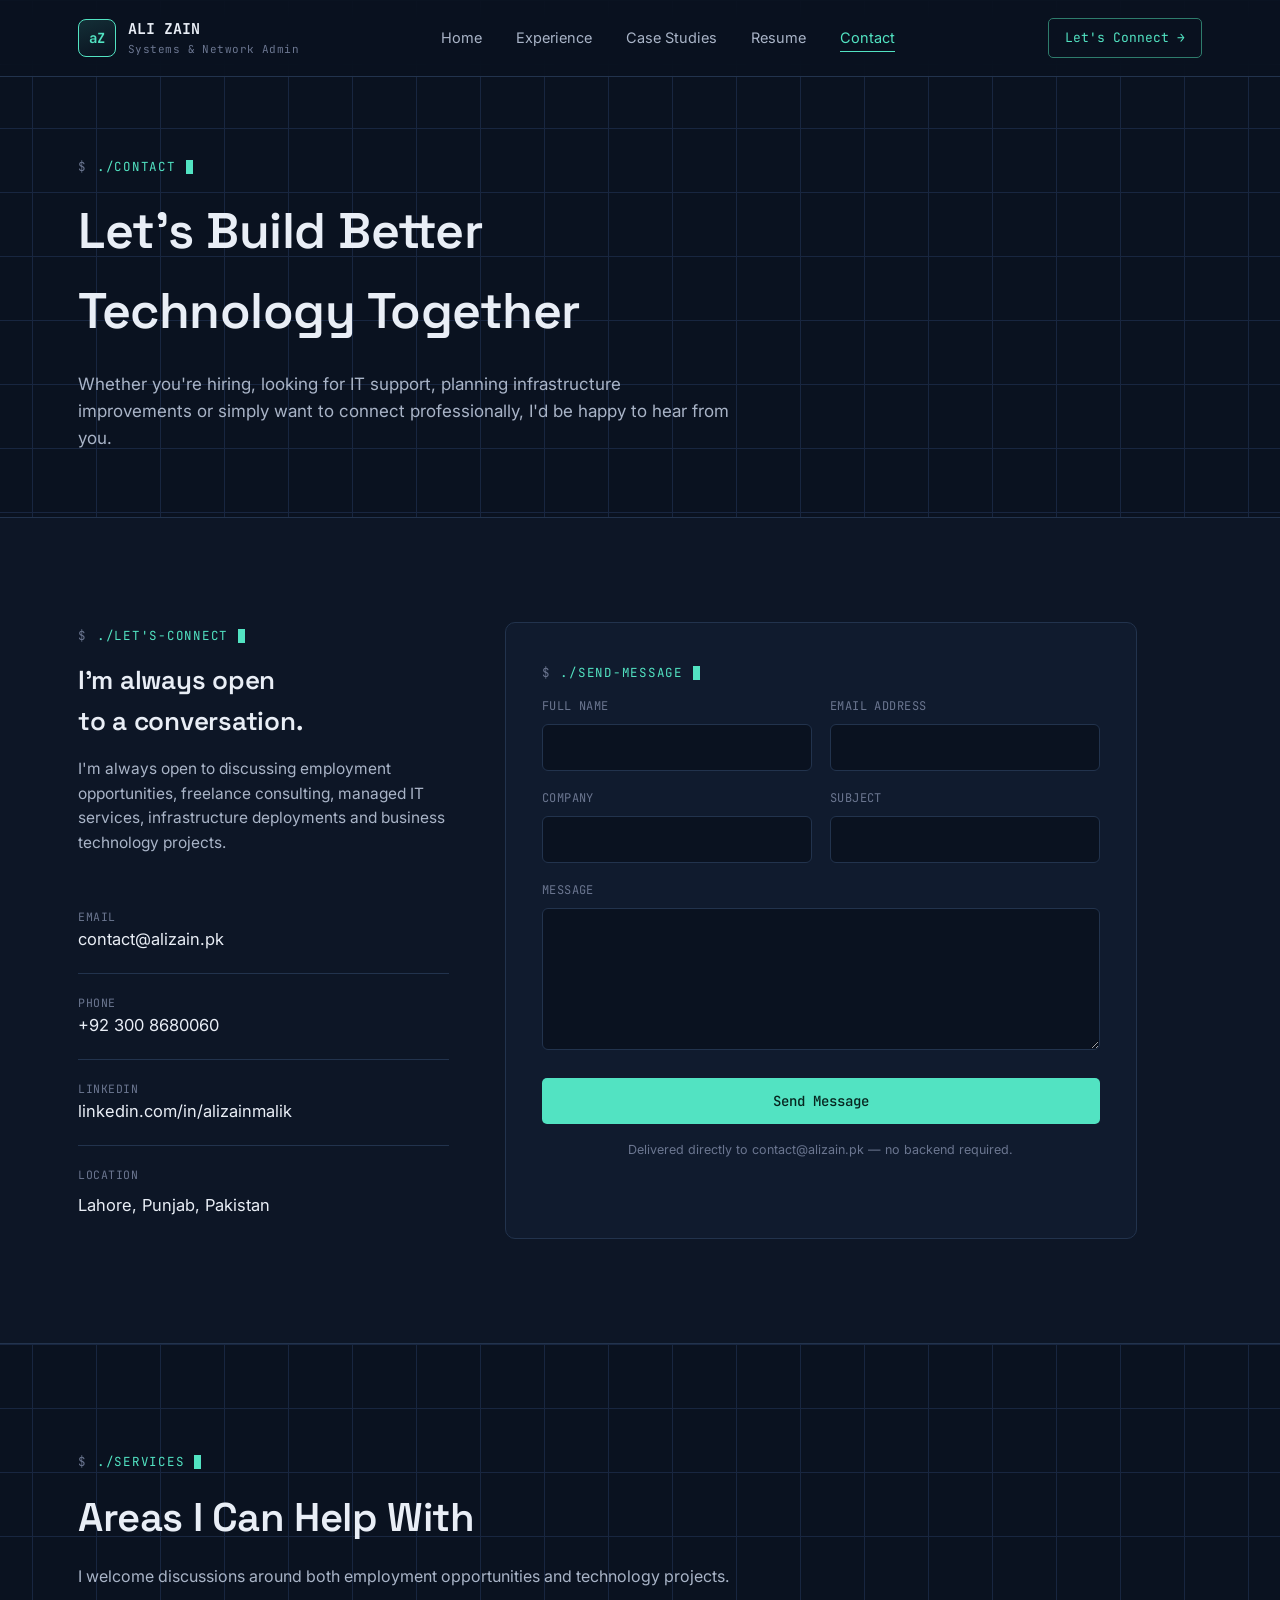
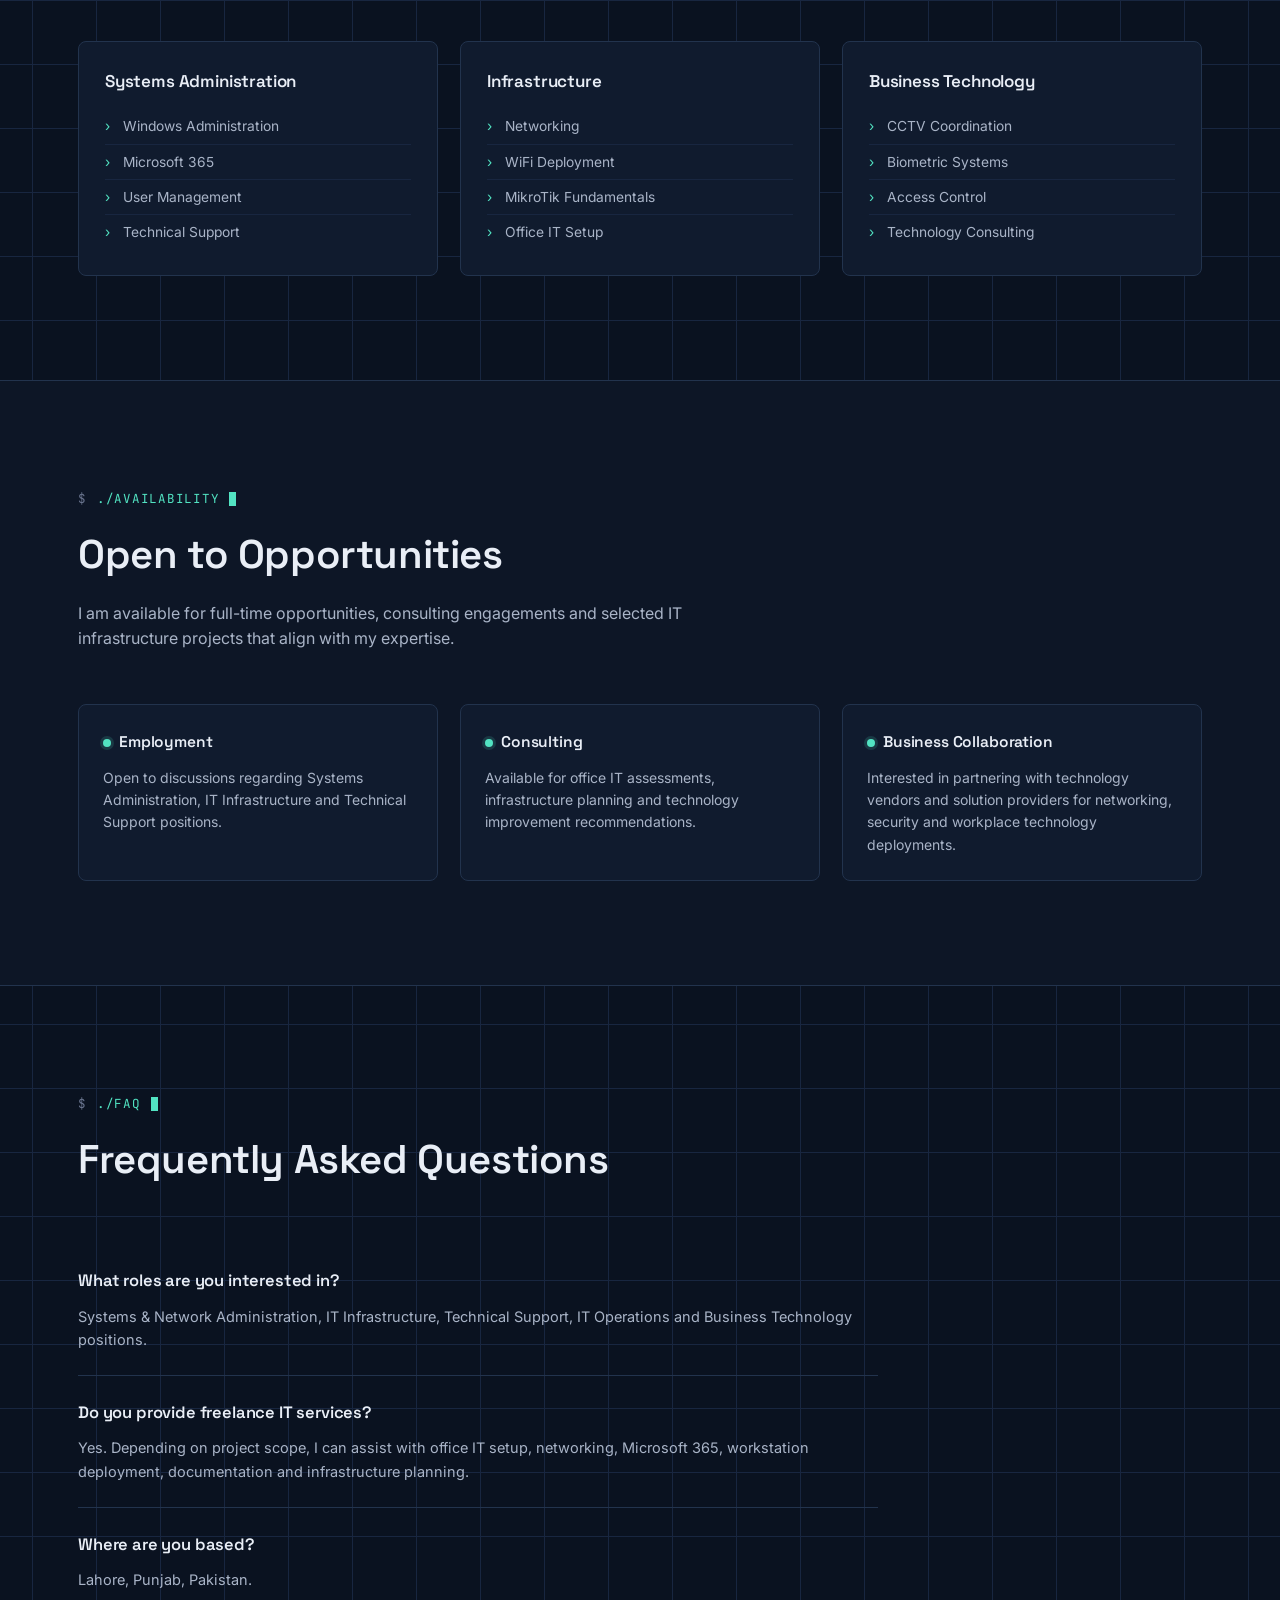
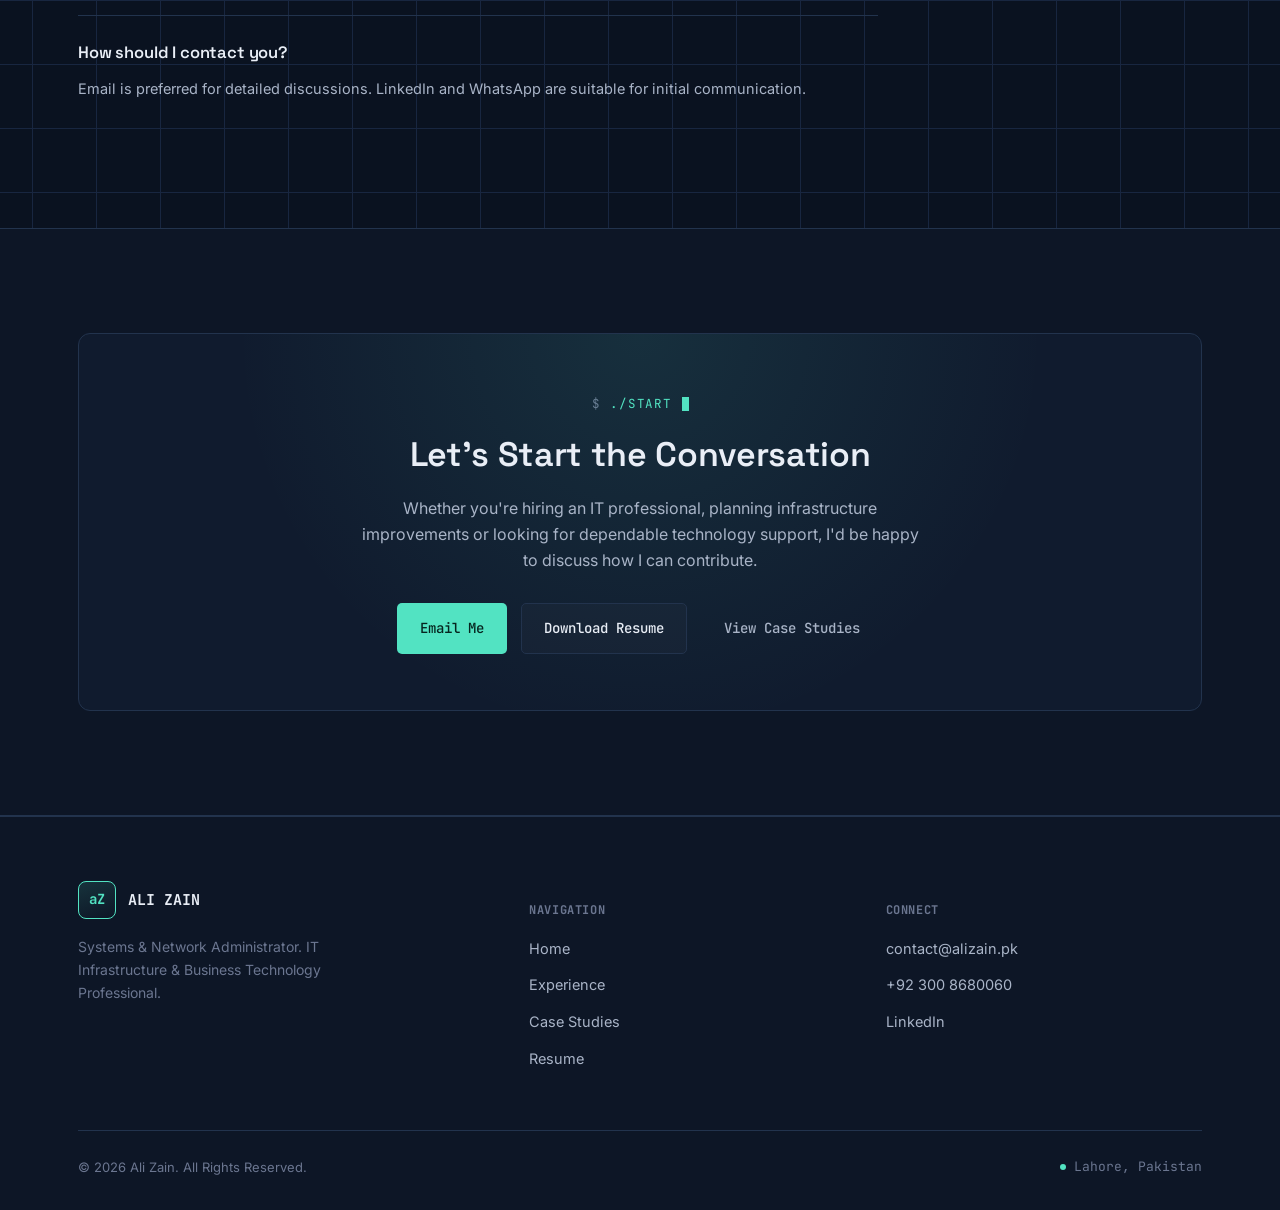
<file: contact/index.html>
<!DOCTYPE html>
<html lang="en">
<head>
<meta charset="UTF-8">
<meta name="viewport" content="width=device-width, initial-scale=1.0">
<title>Contact | Ali Zain</title>
<meta name="description" content="Get in touch with Ali Zain regarding Systems Administration, IT Infrastructure, Networking, Technical Support and Business Technology projects.">
<meta name="theme-color" content="#0A1220">
<link rel="canonical" href="https://www.alizain.pk/contact/">
<meta property="og:title" content="Ali Zain | Systems &amp; Network Administrator">
<meta property="og:description" content="IT Infrastructure & Business Technology Professional based in Lahore, Pakistan.">
<meta property="og:type" content="website">
<meta property="og:url" content="https://www.alizain.pk/contact/">
<link rel="icon" type="image/x-icon" href="/favicon.ico">
<link rel="apple-touch-icon" href="/assets/img/apple-touch-icon.png">
<link rel="manifest" href="/site.webmanifest">
<meta name="msapplication-config" content="/browserconfig.xml">
<meta name="msapplication-TileColor" content="#0A1220">
<link rel="preconnect" href="https://fonts.googleapis.com">
<link rel="preconnect" href="https://fonts.gstatic.com" crossorigin>
<link href="https://fonts.googleapis.com/css2?family=Space+Grotesk:wght@500;600;700&family=Inter:wght@400;500;600&family=JetBrains+Mono:wght@400;500;600;700&display=swap" rel="stylesheet">
<link rel="stylesheet" href="/assets/css/style.css">
</head>
<body>

<nav class="site-nav">
  <div class="wrap">
    <a href="/" class="brand"><span class="brand-mark">aZ</span><span>ALI ZAIN<small>Systems &amp; Network Admin</small></span></a>
    <ul class="nav-links">
      <li><a href="/">Home</a></li>
      <li><a href="/experience/">Experience</a></li>
      <li><a href="/case-studies/">Case Studies</a></li>
      <li><a href="/resume/">Resume</a></li>
      <li><a href="/contact/" class="active">Contact</a></li>
    </ul>
    <a href="/contact/" class="nav-cta">Let's Connect →</a>
    <button class="nav-toggle" aria-label="Toggle menu">☰</button>
  </div>
</nav>

<header class="page-hero">
  <div class="wrap">
    <div class="eyebrow">./contact</div>
    <h1>Let's Build Better Technology Together</h1>
    <p>Whether you're hiring, looking for IT support, planning infrastructure improvements or simply want to connect professionally, I'd be happy to hear from you.</p>
  </div>
</header>

<section class="section-alt">
  <div class="wrap contact-grid">
    <div>
      <div class="eyebrow">./let's-connect</div>
      <h2 style="font-size:26px; font-weight:600; margin-bottom:14px;">I'm always open to a conversation.</h2>
      <p style="color:var(--text-dim); font-size:15.5px;">I'm always open to discussing employment opportunities, freelance consulting, managed IT services, infrastructure deployments and business technology projects.</p>

      <div style="margin-top:32px;">
        <div class="contact-item">
          <div class="label">Email</div>
          <a class="value" href="mailto:contact@alizain.pk">contact@alizain.pk</a>
        </div>
        <div class="contact-item">
          <div class="label">Phone</div>
          <a class="value" href="tel:+923008680060">+92 300 8680060</a>
        </div>
        <div class="contact-item">
          <div class="label">LinkedIn</div>
          <a class="value" href="https://linkedin.com/in/alizainmalik/" target="_blank" rel="noopener">linkedin.com/in/alizainmalik</a>
        </div>
        <div class="contact-item">
          <div class="label">Location</div>
          <div class="value">Lahore, Punjab, Pakistan</div>
        </div>
      </div>
    </div>

    <div class="form-panel">
      <div class="eyebrow">./send-message</div>
      <form action="https://formsubmit.co/contact@alizain.pk" method="POST">
        <input type="hidden" name="_subject" value="New message from alizain.pk">
        <input type="hidden" name="_template" value="table">
        <input type="hidden" name="_captcha" value="false">
        <div class="form-row">
          <div class="field"><label for="name">Full Name</label><input type="text" id="name" name="Full Name" required></div>
          <div class="field"><label for="email">Email Address</label><input type="email" id="email" name="Email Address" required></div>
        </div>
        <div class="form-row">
          <div class="field"><label for="company">Company</label><input type="text" id="company" name="Company"></div>
          <div class="field"><label for="subject">Subject</label><input type="text" id="subject" name="Subject" required></div>
        </div>
        <div class="field full" style="margin-bottom:22px;">
          <label for="message">Message</label>
          <textarea id="message" name="Message" rows="6" required></textarea>
        </div>
        <button type="submit" class="btn btn-primary">Send Message</button>
      </form>
      <p class="form-note">Delivered directly to contact@alizain.pk — no backend required.</p>
    </div>
  </div>
</section>

<section>
  <div class="wrap">
    <div class="eyebrow">./services</div>
    <div class="section-head"><h2>Areas I Can Help With</h2><p>I welcome discussions around both employment opportunities and technology projects.</p></div>
    <div class="card-grid" style="grid-template-columns:repeat(3,1fr);">
      <div class="card"><h3>Systems Administration</h3><ul>
        <li>Windows Administration</li><li>Microsoft 365</li><li>User Management</li><li>Technical Support</li>
      </ul></div>
      <div class="card"><h3>Infrastructure</h3><ul>
        <li>Networking</li><li>WiFi Deployment</li><li>MikroTik Fundamentals</li><li>Office IT Setup</li>
      </ul></div>
      <div class="card"><h3>Business Technology</h3><ul>
        <li>CCTV Coordination</li><li>Biometric Systems</li><li>Access Control</li><li>Technology Consulting</li>
      </ul></div>
    </div>
  </div>
</section>

<section class="section-alt">
  <div class="wrap">
    <div class="eyebrow">./availability</div>
    <div class="section-head"><h2>Open to Opportunities</h2><p>I am available for full-time opportunities, consulting engagements and selected IT infrastructure projects that align with my expertise.</p></div>
    <div class="avail-grid">
      <div class="avail-card"><span class="avail-dot"></span><h4>Employment</h4><p>Open to discussions regarding Systems Administration, IT Infrastructure and Technical Support positions.</p></div>
      <div class="avail-card"><span class="avail-dot"></span><h4>Consulting</h4><p>Available for office IT assessments, infrastructure planning and technology improvement recommendations.</p></div>
      <div class="avail-card"><span class="avail-dot"></span><h4>Business Collaboration</h4><p>Interested in partnering with technology vendors and solution providers for networking, security and workplace technology deployments.</p></div>
    </div>
  </div>
</section>

<section>
  <div class="wrap">
    <div class="eyebrow">./faq</div>
    <div class="section-head"><h2>Frequently Asked Questions</h2></div>
    <div style="max-width:800px;">
      <div class="faq-item">
        <h4>What roles are you interested in?</h4>
        <p>Systems &amp; Network Administration, IT Infrastructure, Technical Support, IT Operations and Business Technology positions.</p>
      </div>
      <div class="faq-item">
        <h4>Do you provide freelance IT services?</h4>
        <p>Yes. Depending on project scope, I can assist with office IT setup, networking, Microsoft 365, workstation deployment, documentation and infrastructure planning.</p>
      </div>
      <div class="faq-item">
        <h4>Where are you based?</h4>
        <p>Lahore, Punjab, Pakistan.</p>
      </div>
      <div class="faq-item">
        <h4>How should I contact you?</h4>
        <p>Email is preferred for detailed discussions. LinkedIn and WhatsApp are suitable for initial communication.</p>
      </div>
    </div>
  </div>
</section>

<section class="section-alt">
  <div class="wrap">
    <div class="cta-band">
      <div class="eyebrow" style="justify-content:center;">./start</div>
      <h2>Let's Start the Conversation</h2>
      <p>Whether you're hiring an IT professional, planning infrastructure improvements or looking for dependable technology support, I'd be happy to discuss how I can contribute.</p>
      <div class="btn-row">
        <a href="mailto:contact@alizain.pk" class="btn btn-primary">Email Me</a>
        <a href="/assets/docs/Ali-Zain-Resume.pdf" class="btn btn-outline">Download Resume</a>
        <a href="/case-studies/" class="btn btn-ghost">View Case Studies</a>
      </div>
    </div>
  </div>
</section>

<footer>
  <div class="wrap">
    <div class="footer-grid">
      <div class="footer-brand">
        <a href="/" class="brand"><span class="brand-mark">aZ</span><span>ALI ZAIN</span></a>
        <p>Systems &amp; Network Administrator. IT Infrastructure &amp; Business Technology Professional.</p>
      </div>
      <div class="footer-col">
        <h5>Navigation</h5>
        <ul>
          <li><a href="/">Home</a></li>
          <li><a href="/experience/">Experience</a></li>
          <li><a href="/case-studies/">Case Studies</a></li>
          <li><a href="/resume/">Resume</a></li>
        </ul>
      </div>
      <div class="footer-col">
        <h5>Connect</h5>
        <ul>
          <li><a href="mailto:contact@alizain.pk">contact@alizain.pk</a></li>
          <li><a href="tel:+923008680060">+92 300 8680060</a></li>
          <li><a href="https://linkedin.com/in/alizainmalik/" target="_blank" rel="noopener">LinkedIn</a></li>
        </ul>
      </div>
    </div>
    <div class="footer-bottom">
      <span>© <span id="year"></span> Ali Zain. All Rights Reserved.</span>
      <span class="status"><span class="pulse-dot" style="width:6px;height:6px;"></span> Lahore, Pakistan</span>
    </div>
  </div>
</footer>

<script src="/assets/js/main.js"></script>
<script>document.getElementById('year').textContent = new Date().getFullYear();</script>
</body>
</html>
</file>
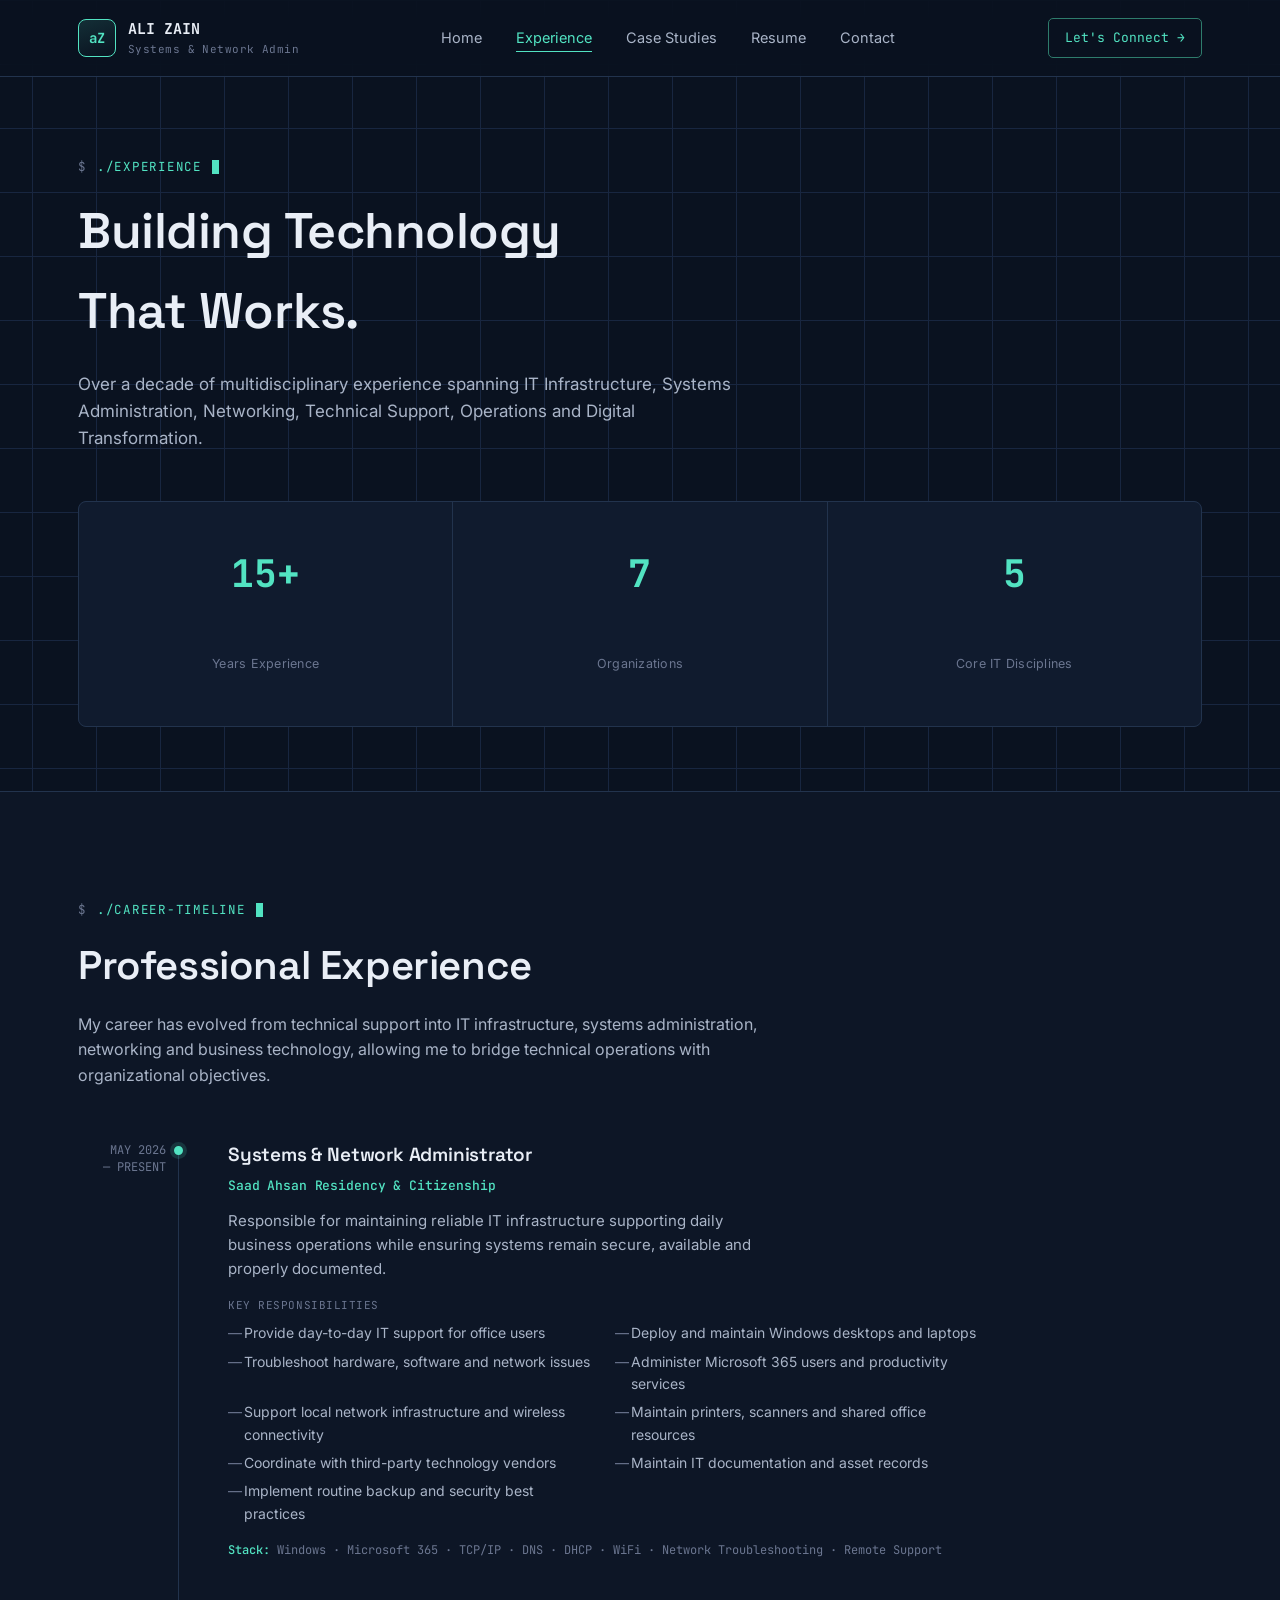
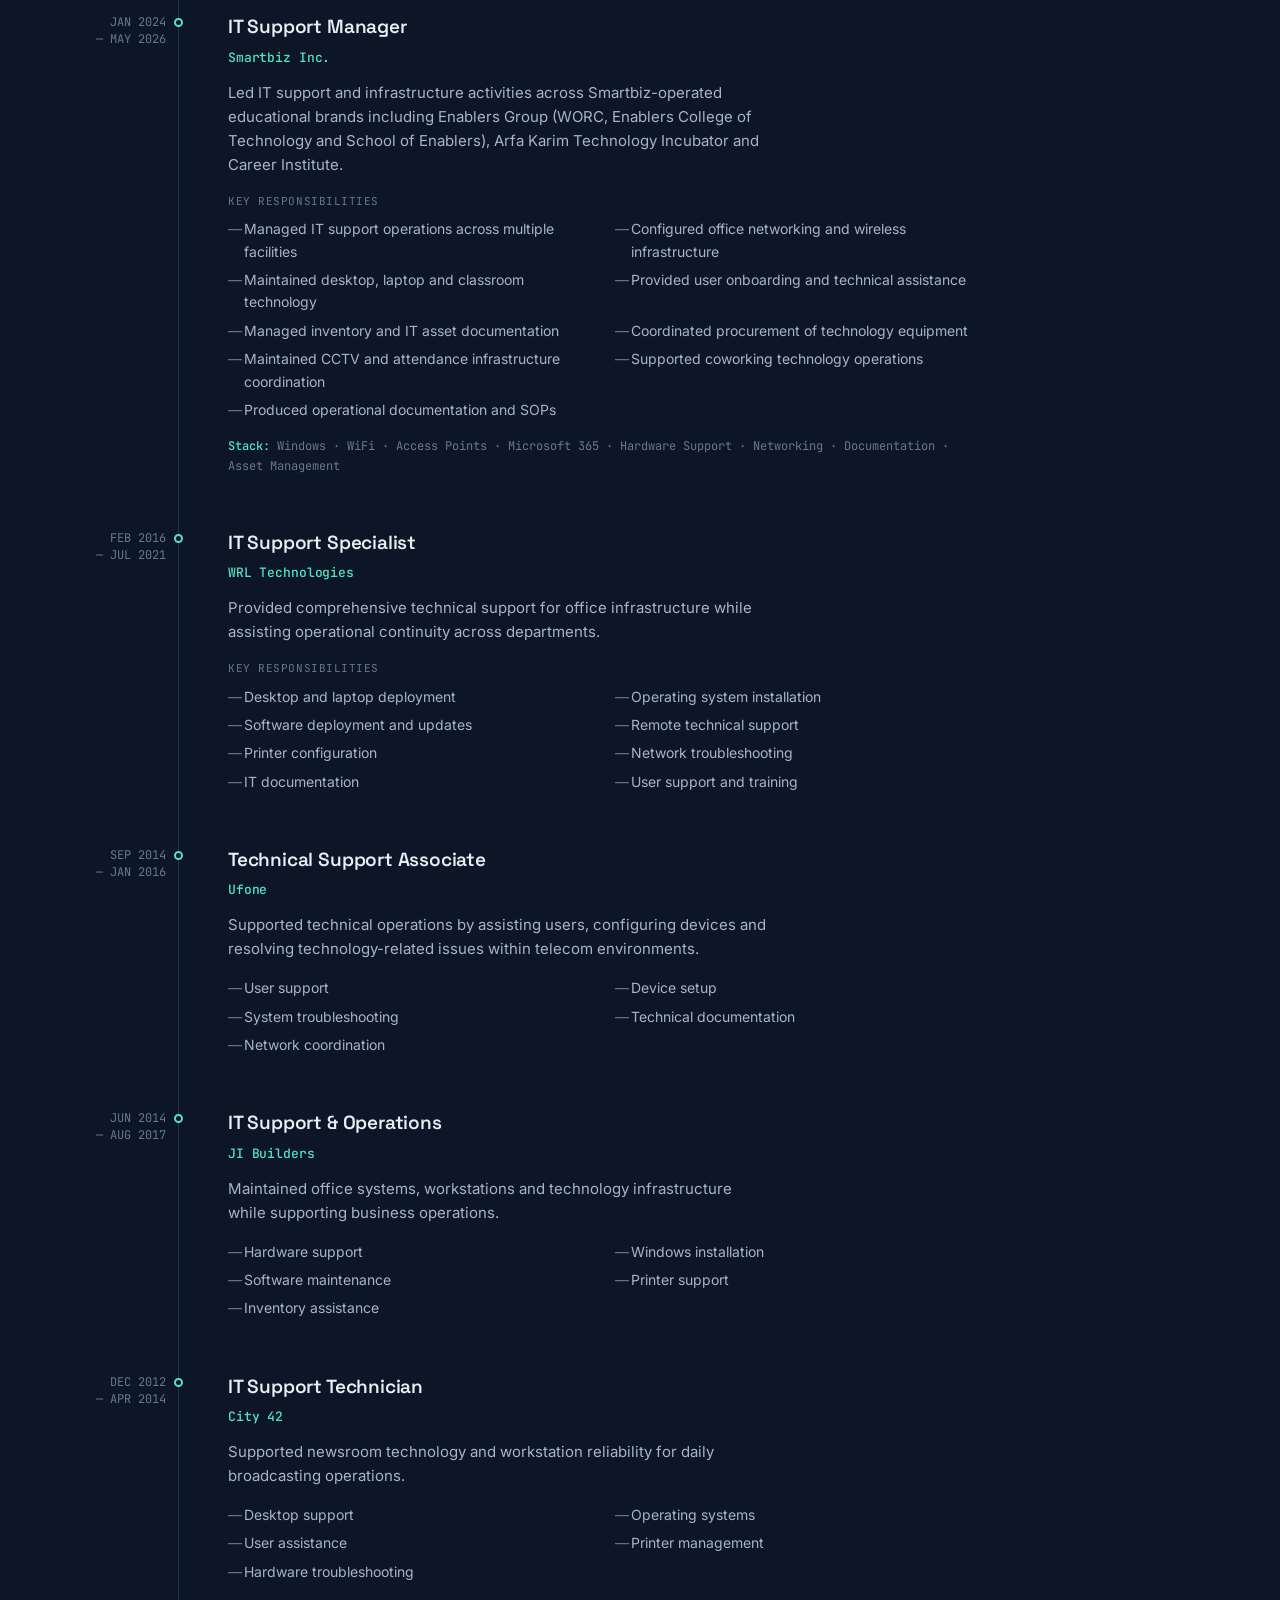
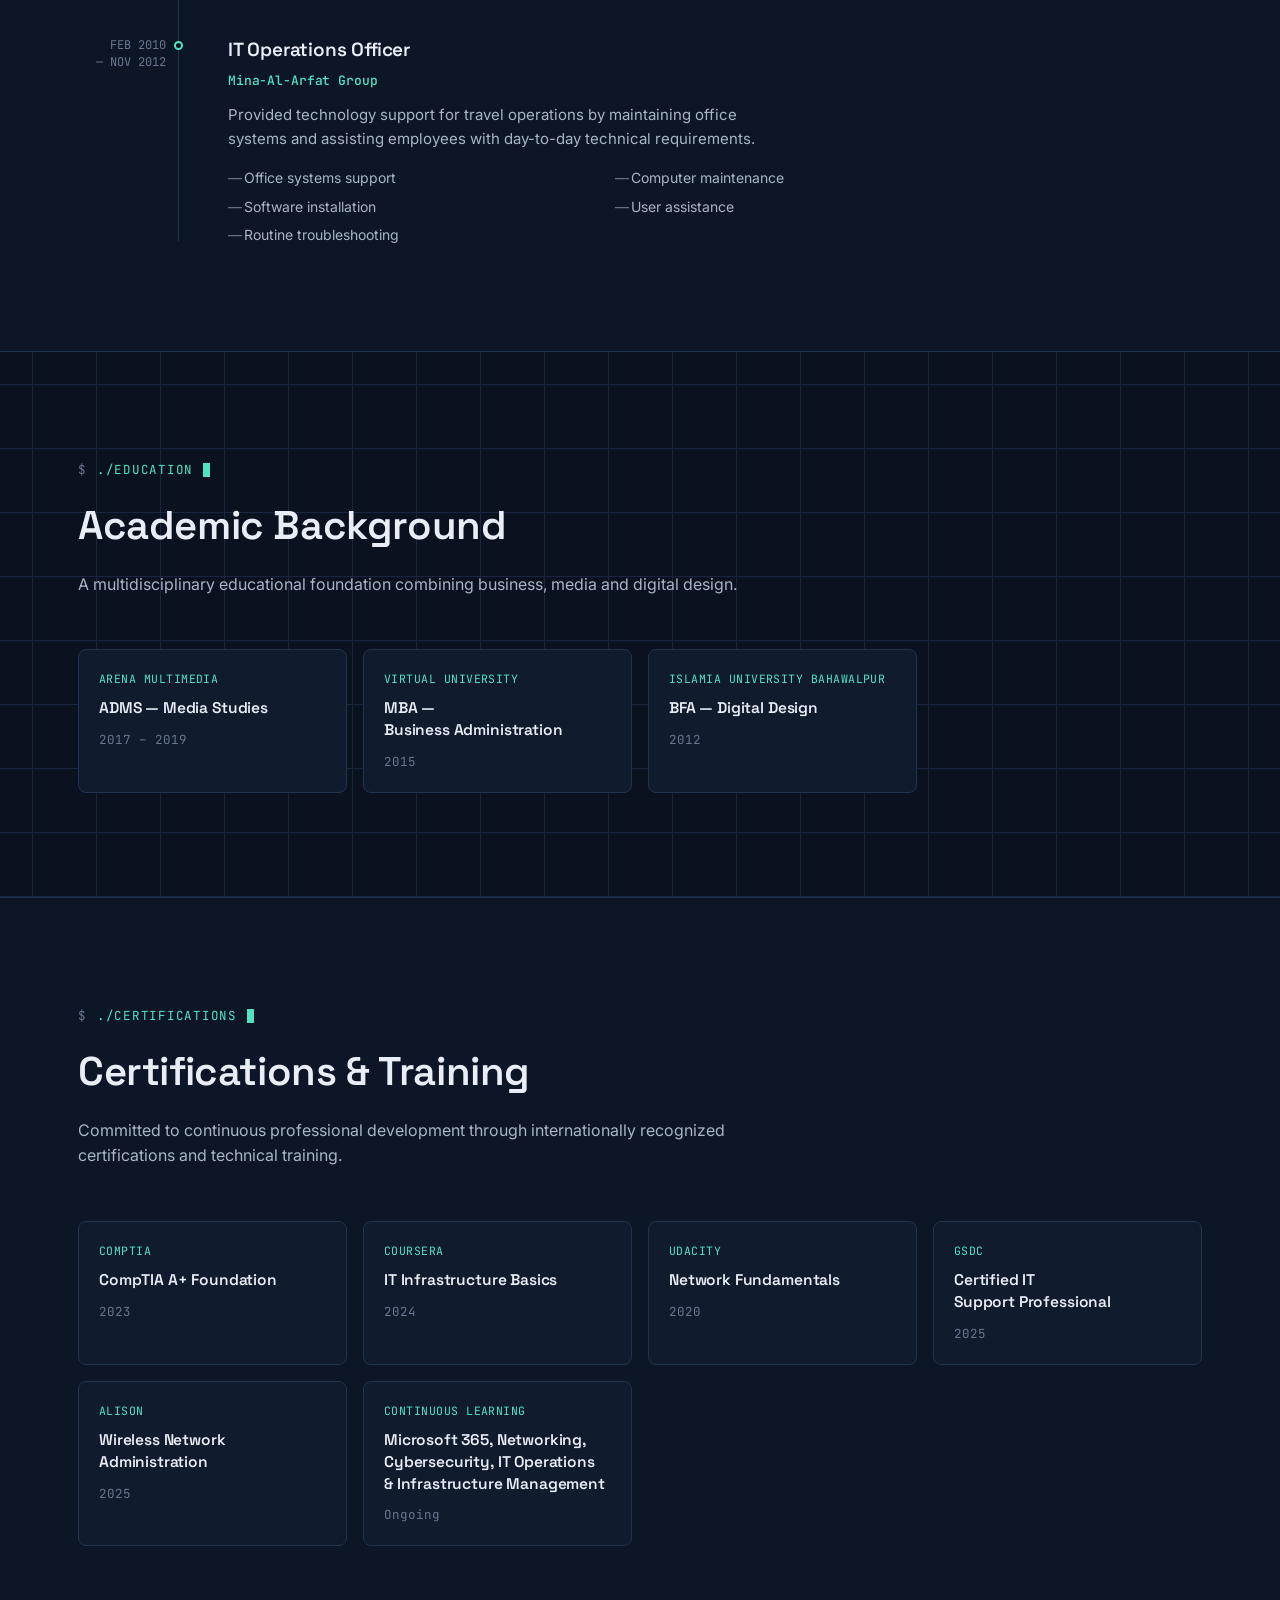
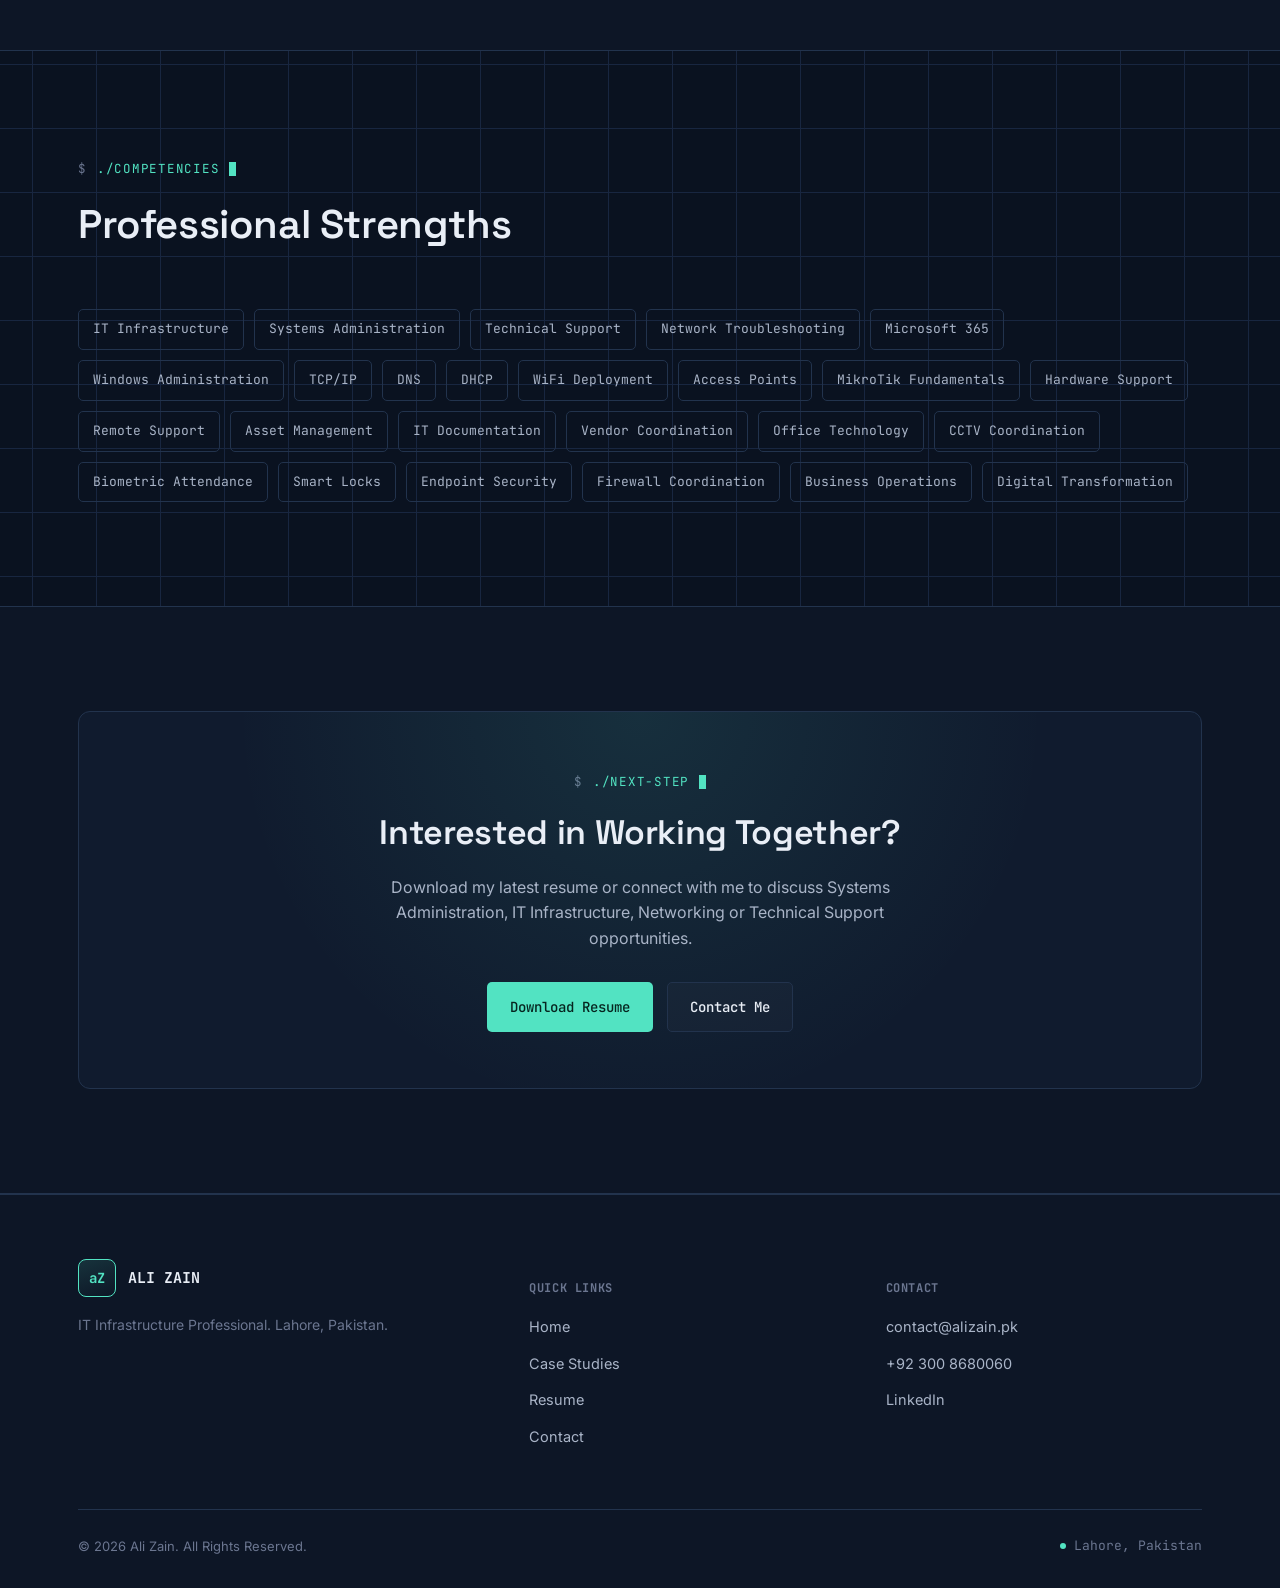
<file: experience/index.html>
<!DOCTYPE html>
<html lang="en">
<head>
<meta charset="UTF-8">
<meta name="viewport" content="width=device-width, initial-scale=1.0">
<title>Professional Experience | Ali Zain</title>
<meta name="description" content="Professional experience of Ali Zain covering Systems Administration, IT Infrastructure, Technical Support and Networking.">
<meta name="theme-color" content="#0A1220">
<link rel="canonical" href="https://www.alizain.pk/experience/">
<meta property="og:title" content="Ali Zain | Systems &amp; Network Administrator">
<meta property="og:description" content="IT Infrastructure & Business Technology Professional based in Lahore, Pakistan.">
<meta property="og:type" content="website">
<meta property="og:url" content="https://www.alizain.pk/experience/">
<link rel="icon" type="image/x-icon" href="/favicon.ico">
<link rel="apple-touch-icon" href="/assets/img/apple-touch-icon.png">
<link rel="manifest" href="/site.webmanifest">
<meta name="msapplication-config" content="/browserconfig.xml">
<meta name="msapplication-TileColor" content="#0A1220">
<link rel="preconnect" href="https://fonts.googleapis.com">
<link rel="preconnect" href="https://fonts.gstatic.com" crossorigin>
<link href="https://fonts.googleapis.com/css2?family=Space+Grotesk:wght@500;600;700&family=Inter:wght@400;500;600&family=JetBrains+Mono:wght@400;500;600;700&display=swap" rel="stylesheet">
<link rel="stylesheet" href="/assets/css/style.css">
</head>
<body>

<nav class="site-nav">
  <div class="wrap">
    <a href="/" class="brand"><span class="brand-mark">aZ</span><span>ALI ZAIN<small>Systems &amp; Network Admin</small></span></a>
    <ul class="nav-links">
      <li><a href="/">Home</a></li>
      <li><a href="/experience/" class="active">Experience</a></li>
      <li><a href="/case-studies/">Case Studies</a></li>
      <li><a href="/resume/">Resume</a></li>
      <li><a href="/contact/">Contact</a></li>
    </ul>
    <a href="/contact/" class="nav-cta">Let's Connect →</a>
    <button class="nav-toggle" aria-label="Toggle menu">☰</button>
  </div>
</nav>

<header class="page-hero">
  <div class="wrap">
    <div class="eyebrow">./experience</div>
    <h1>Building Technology That Works.</h1>
    <p>Over a decade of multidisciplinary experience spanning IT Infrastructure, Systems Administration, Networking, Technical Support, Operations and Digital Transformation.</p>
    <div class="page-stats">
      <div><div class="stat-num" data-count="15" data-suffix="+">0</div><div class="stat-label">Years Experience</div></div>
      <div><div class="stat-num" data-count="7">0</div><div class="stat-label">Organizations</div></div>
      <div><div class="stat-num" data-count="5">0</div><div class="stat-label">Core IT Disciplines</div></div>
    </div>
  </div>
</header>

<section class="section-alt">
  <div class="wrap">
    <div class="eyebrow">./career-timeline</div>
    <div class="section-head"><h2>Professional Experience</h2><p>My career has evolved from technical support into IT infrastructure, systems administration, networking and business technology, allowing me to bridge technical operations with organizational objectives.</p></div>

    <div class="timeline">

      <div class="tl-item current">
        <div class="tl-date">MAY 2026<br>— PRESENT</div>
        <div class="tl-dot"></div>
        <h3>Systems &amp; Network Administrator</h3>
        <h4>Saad Ahsan Residency &amp; Citizenship</h4>
        <p class="desc">Responsible for maintaining reliable IT infrastructure supporting daily business operations while ensuring systems remain secure, available and properly documented.</p>
        <div class="responsibilities">
          <div class="responsibilities-label">Key Responsibilities</div>
          <ul class="responsibilities-list">
            <li>Provide day-to-day IT support for office users</li>
            <li>Deploy and maintain Windows desktops and laptops</li>
            <li>Troubleshoot hardware, software and network issues</li>
            <li>Administer Microsoft 365 users and productivity services</li>
            <li>Support local network infrastructure and wireless connectivity</li>
            <li>Maintain printers, scanners and shared office resources</li>
            <li>Coordinate with third-party technology vendors</li>
            <li>Maintain IT documentation and asset records</li>
            <li>Implement routine backup and security best practices</li>
          </ul>
        </div>
        <div class="tl-tech"><b>Stack:</b> Windows · Microsoft 365 · TCP/IP · DNS · DHCP · WiFi · Network Troubleshooting · Remote Support</div>
      </div>

      <div class="tl-item">
        <div class="tl-date">JAN 2024<br>— MAY 2026</div>
        <div class="tl-dot"></div>
        <h3>IT Support Manager</h3>
        <h4>Smartbiz Inc.</h4>
        <p class="desc">Led IT support and infrastructure activities across Smartbiz-operated educational brands including Enablers Group (WORC, Enablers College of Technology and School of Enablers), Arfa Karim Technology Incubator and Career Institute.</p>
        <div class="responsibilities">
          <div class="responsibilities-label">Key Responsibilities</div>
          <ul class="responsibilities-list">
            <li>Managed IT support operations across multiple facilities</li>
            <li>Configured office networking and wireless infrastructure</li>
            <li>Maintained desktop, laptop and classroom technology</li>
            <li>Provided user onboarding and technical assistance</li>
            <li>Managed inventory and IT asset documentation</li>
            <li>Coordinated procurement of technology equipment</li>
            <li>Maintained CCTV and attendance infrastructure coordination</li>
            <li>Supported coworking technology operations</li>
            <li>Produced operational documentation and SOPs</li>
          </ul>
        </div>
        <div class="tl-tech"><b>Stack:</b> Windows · WiFi · Access Points · Microsoft 365 · Hardware Support · Networking · Documentation · Asset Management</div>
      </div>

      <div class="tl-item">
        <div class="tl-date">FEB 2016<br>— JUL 2021</div>
        <div class="tl-dot"></div>
        <h3>IT Support Specialist</h3>
        <h4>WRL Technologies</h4>
        <p class="desc">Provided comprehensive technical support for office infrastructure while assisting operational continuity across departments.</p>
        <div class="responsibilities">
          <div class="responsibilities-label">Key Responsibilities</div>
          <ul class="responsibilities-list">
            <li>Desktop and laptop deployment</li>
            <li>Operating system installation</li>
            <li>Software deployment and updates</li>
            <li>Remote technical support</li>
            <li>Printer configuration</li>
            <li>Network troubleshooting</li>
            <li>IT documentation</li>
            <li>User support and training</li>
          </ul>
        </div>
      </div>

      <div class="tl-item">
        <div class="tl-date">SEP 2014<br>— JAN 2016</div>
        <div class="tl-dot"></div>
        <h3>Technical Support Associate</h3>
        <h4>Ufone</h4>
        <p class="desc">Supported technical operations by assisting users, configuring devices and resolving technology-related issues within telecom environments.</p>
        <div class="responsibilities">
          <ul class="responsibilities-list">
            <li>User support</li>
            <li>Device setup</li>
            <li>System troubleshooting</li>
            <li>Technical documentation</li>
            <li>Network coordination</li>
          </ul>
        </div>
      </div>

      <div class="tl-item">
        <div class="tl-date">JUN 2014<br>— AUG 2017</div>
        <div class="tl-dot"></div>
        <h3>IT Support &amp; Operations</h3>
        <h4>JI Builders</h4>
        <p class="desc">Maintained office systems, workstations and technology infrastructure while supporting business operations.</p>
        <div class="responsibilities">
          <ul class="responsibilities-list">
            <li>Hardware support</li>
            <li>Windows installation</li>
            <li>Software maintenance</li>
            <li>Printer support</li>
            <li>Inventory assistance</li>
          </ul>
        </div>
      </div>

      <div class="tl-item">
        <div class="tl-date">DEC 2012<br>— APR 2014</div>
        <div class="tl-dot"></div>
        <h3>IT Support Technician</h3>
        <h4>City 42</h4>
        <p class="desc">Supported newsroom technology and workstation reliability for daily broadcasting operations.</p>
        <div class="responsibilities">
          <ul class="responsibilities-list">
            <li>Desktop support</li>
            <li>Operating systems</li>
            <li>User assistance</li>
            <li>Printer management</li>
            <li>Hardware troubleshooting</li>
          </ul>
        </div>
      </div>

      <div class="tl-item">
        <div class="tl-date">FEB 2010<br>— NOV 2012</div>
        <div class="tl-dot"></div>
        <h3>IT Operations Officer</h3>
        <h4>Mina-Al-Arfat Group</h4>
        <p class="desc">Provided technology support for travel operations by maintaining office systems and assisting employees with day-to-day technical requirements.</p>
        <div class="responsibilities">
          <ul class="responsibilities-list">
            <li>Office systems support</li>
            <li>Computer maintenance</li>
            <li>Software installation</li>
            <li>User assistance</li>
            <li>Routine troubleshooting</li>
          </ul>
        </div>
      </div>

    </div>
  </div>
</section>

<section>
  <div class="wrap">
    <div class="eyebrow">./education</div>
    <div class="section-head"><h2>Academic Background</h2><p>A multidisciplinary educational foundation combining business, media and digital design.</p></div>
    <div class="tile-grid">
      <div class="tile"><div class="tile-org">ARENA Multimedia</div><h4>ADMS — Media Studies</h4><div class="tile-year">2017 – 2019</div></div>
      <div class="tile"><div class="tile-org">Virtual University</div><h4>MBA — Business Administration</h4><div class="tile-year">2015</div></div>
      <div class="tile"><div class="tile-org">Islamia University Bahawalpur</div><h4>BFA — Digital Design</h4><div class="tile-year">2012</div></div>
    </div>
  </div>
</section>

<section class="section-alt">
  <div class="wrap">
    <div class="eyebrow">./certifications</div>
    <div class="section-head"><h2>Certifications &amp; Training</h2><p>Committed to continuous professional development through internationally recognized certifications and technical training.</p></div>
    <div class="tile-grid">
      <div class="tile"><div class="tile-org">CompTIA</div><h4>CompTIA A+ Foundation</h4><div class="tile-year">2023</div></div>
      <div class="tile"><div class="tile-org">Coursera</div><h4>IT Infrastructure Basics</h4><div class="tile-year">2024</div></div>
      <div class="tile"><div class="tile-org">Udacity</div><h4>Network Fundamentals</h4><div class="tile-year">2020</div></div>
      <div class="tile"><div class="tile-org">GSDC</div><h4>Certified IT Support Professional</h4><div class="tile-year">2025</div></div>
      <div class="tile"><div class="tile-org">Alison</div><h4>Wireless Network Administration</h4><div class="tile-year">2025</div></div>
      <div class="tile"><div class="tile-org">Continuous Learning</div><h4>Microsoft 365, Networking, Cybersecurity, IT Operations &amp; Infrastructure Management</h4><div class="tile-year">Ongoing</div></div>
    </div>
  </div>
</section>

<section>
  <div class="wrap">
    <div class="eyebrow">./competencies</div>
    <div class="section-head"><h2>Professional Strengths</h2></div>
    <div class="stack-cloud">
      <span class="stack-chip">IT Infrastructure</span><span class="stack-chip">Systems Administration</span><span class="stack-chip">Technical Support</span>
      <span class="stack-chip">Network Troubleshooting</span><span class="stack-chip">Microsoft 365</span><span class="stack-chip">Windows Administration</span>
      <span class="stack-chip">TCP/IP</span><span class="stack-chip">DNS</span><span class="stack-chip">DHCP</span>
      <span class="stack-chip">WiFi Deployment</span><span class="stack-chip">Access Points</span><span class="stack-chip">MikroTik Fundamentals</span>
      <span class="stack-chip">Hardware Support</span><span class="stack-chip">Remote Support</span><span class="stack-chip">Asset Management</span>
      <span class="stack-chip">IT Documentation</span><span class="stack-chip">Vendor Coordination</span><span class="stack-chip">Office Technology</span>
      <span class="stack-chip">CCTV Coordination</span><span class="stack-chip">Biometric Attendance</span><span class="stack-chip">Smart Locks</span>
      <span class="stack-chip">Endpoint Security</span><span class="stack-chip">Firewall Coordination</span><span class="stack-chip">Business Operations</span>
      <span class="stack-chip">Digital Transformation</span>
    </div>
  </div>
</section>

<section class="section-alt">
  <div class="wrap">
    <div class="cta-band">
      <div class="eyebrow" style="justify-content:center;">./next-step</div>
      <h2>Interested in Working Together?</h2>
      <p>Download my latest resume or connect with me to discuss Systems Administration, IT Infrastructure, Networking or Technical Support opportunities.</p>
      <div class="btn-row">
        <a href="/assets/docs/Ali-Zain-Resume.pdf" class="btn btn-primary">Download Resume</a>
        <a href="/contact/" class="btn btn-outline">Contact Me</a>
      </div>
    </div>
  </div>
</section>

<footer>
  <div class="wrap">
    <div class="footer-grid">
      <div class="footer-brand">
        <a href="/" class="brand"><span class="brand-mark">aZ</span><span>ALI ZAIN</span></a>
        <p>IT Infrastructure Professional. Lahore, Pakistan.</p>
      </div>
      <div class="footer-col">
        <h5>Quick Links</h5>
        <ul>
          <li><a href="/">Home</a></li>
          <li><a href="/case-studies/">Case Studies</a></li>
          <li><a href="/resume/">Resume</a></li>
          <li><a href="/contact/">Contact</a></li>
        </ul>
      </div>
      <div class="footer-col">
        <h5>Contact</h5>
        <ul>
          <li><a href="mailto:contact@alizain.pk">contact@alizain.pk</a></li>
          <li><a href="tel:+923008680060">+92 300 8680060</a></li>
          <li><a href="https://linkedin.com/in/alizainmalik/" target="_blank" rel="noopener">LinkedIn</a></li>
        </ul>
      </div>
    </div>
    <div class="footer-bottom">
      <span>© <span id="year"></span> Ali Zain. All Rights Reserved.</span>
      <span class="status"><span class="pulse-dot" style="width:6px;height:6px;"></span> Lahore, Pakistan</span>
    </div>
  </div>
</footer>

<script src="/assets/js/main.js"></script>
<script>document.getElementById('year').textContent = new Date().getFullYear();</script>
</body>
</html>
</file>
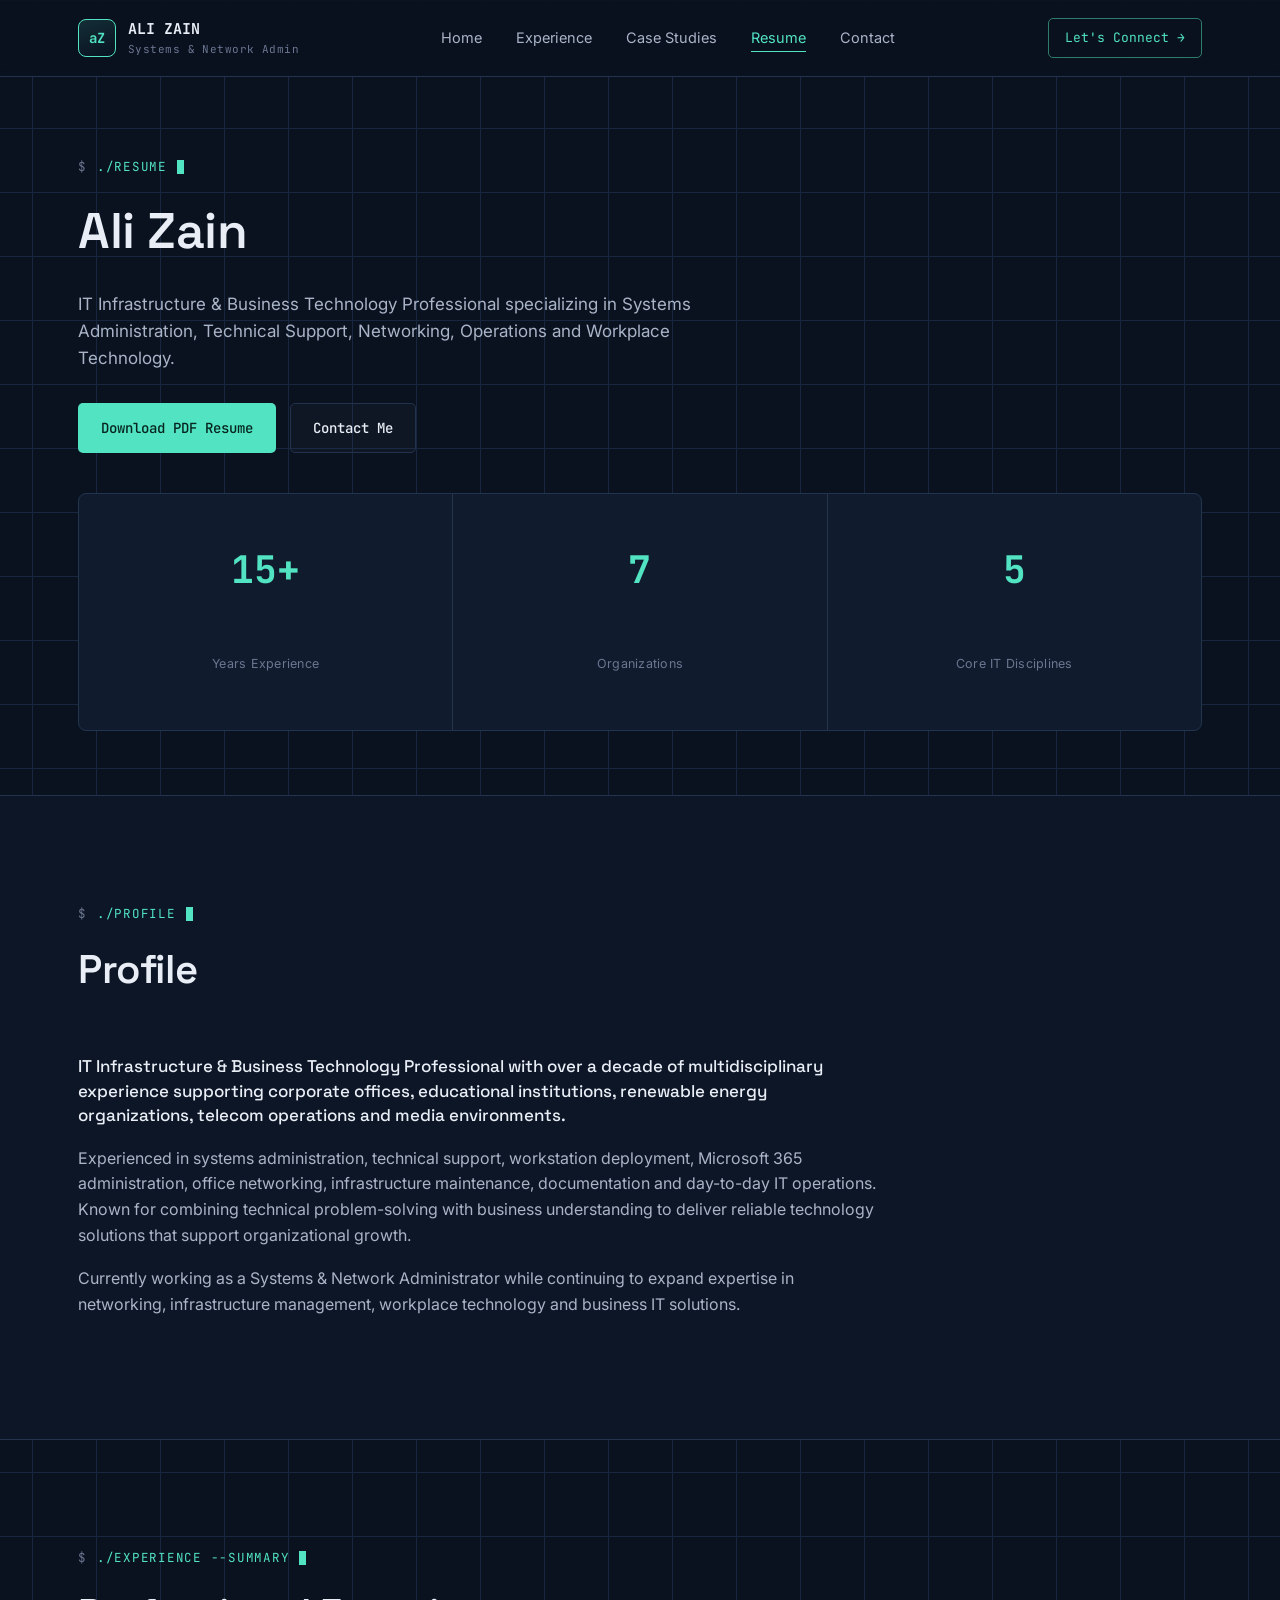
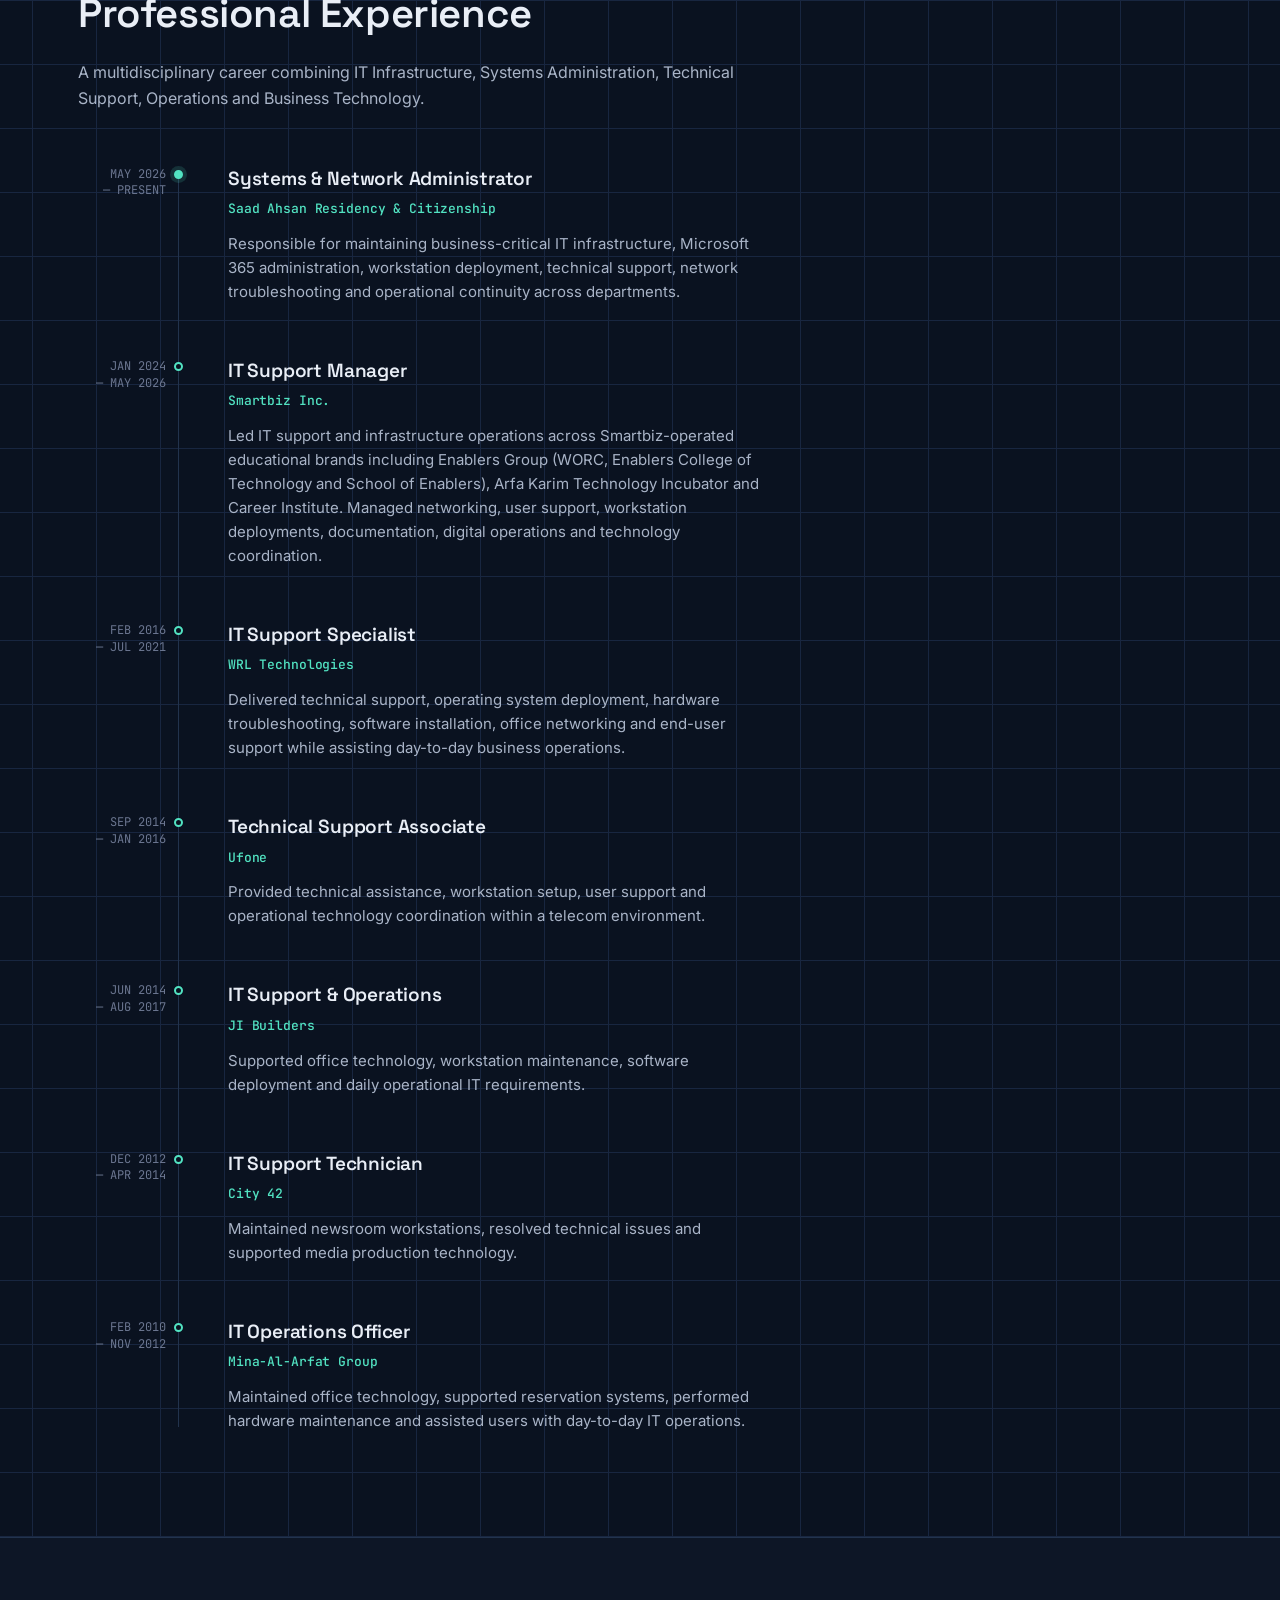
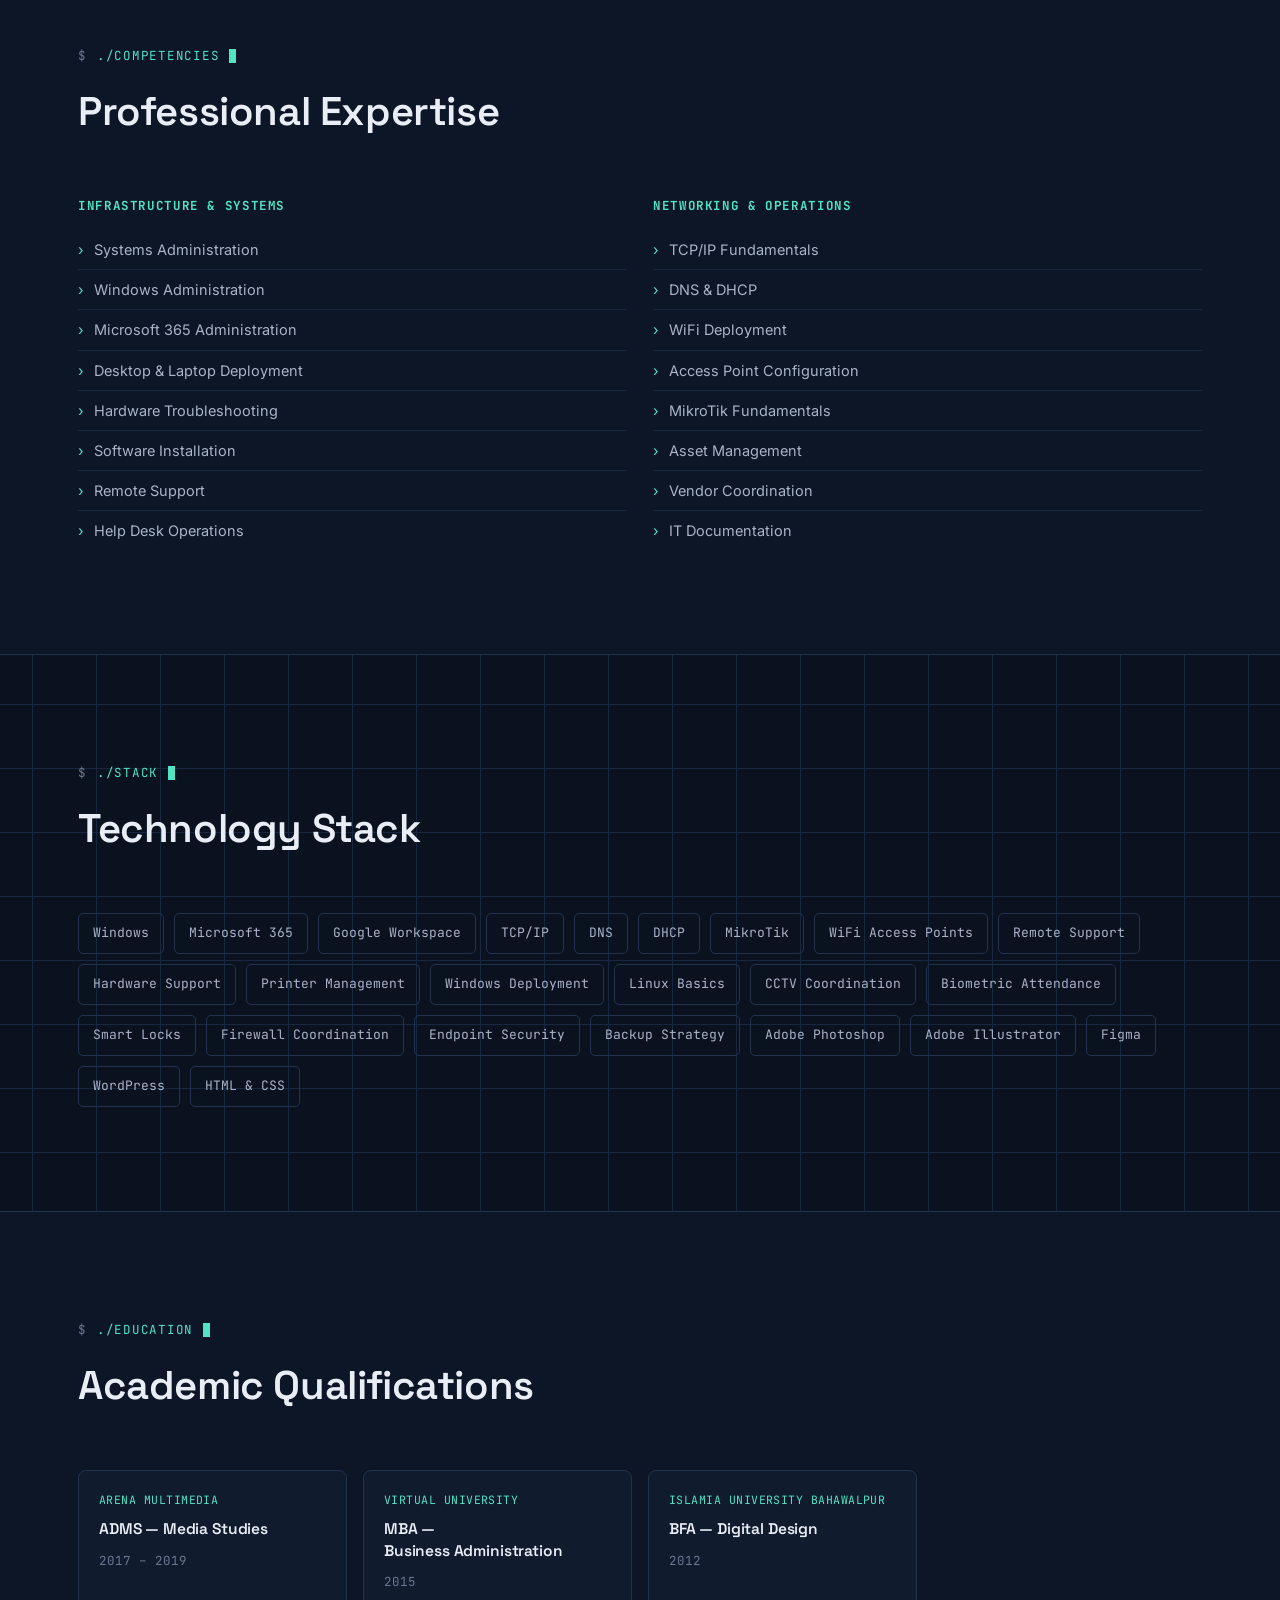
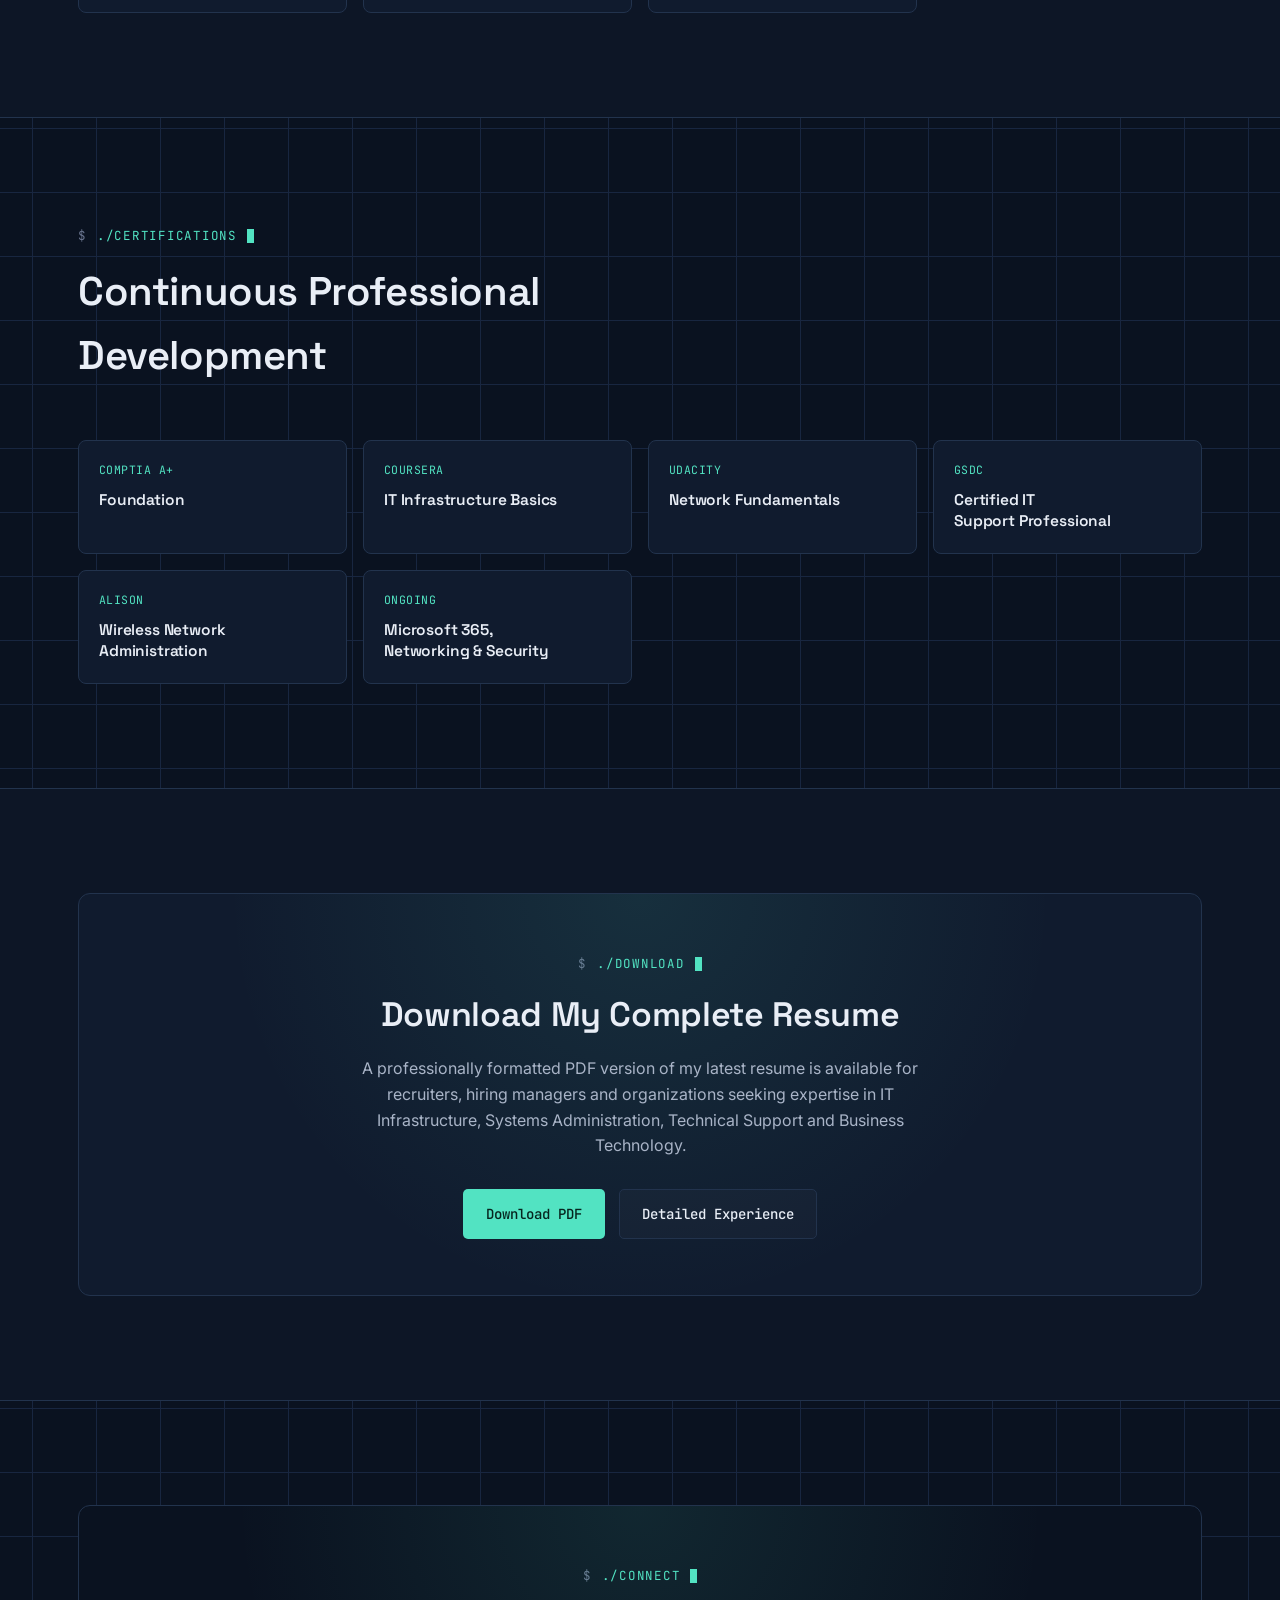
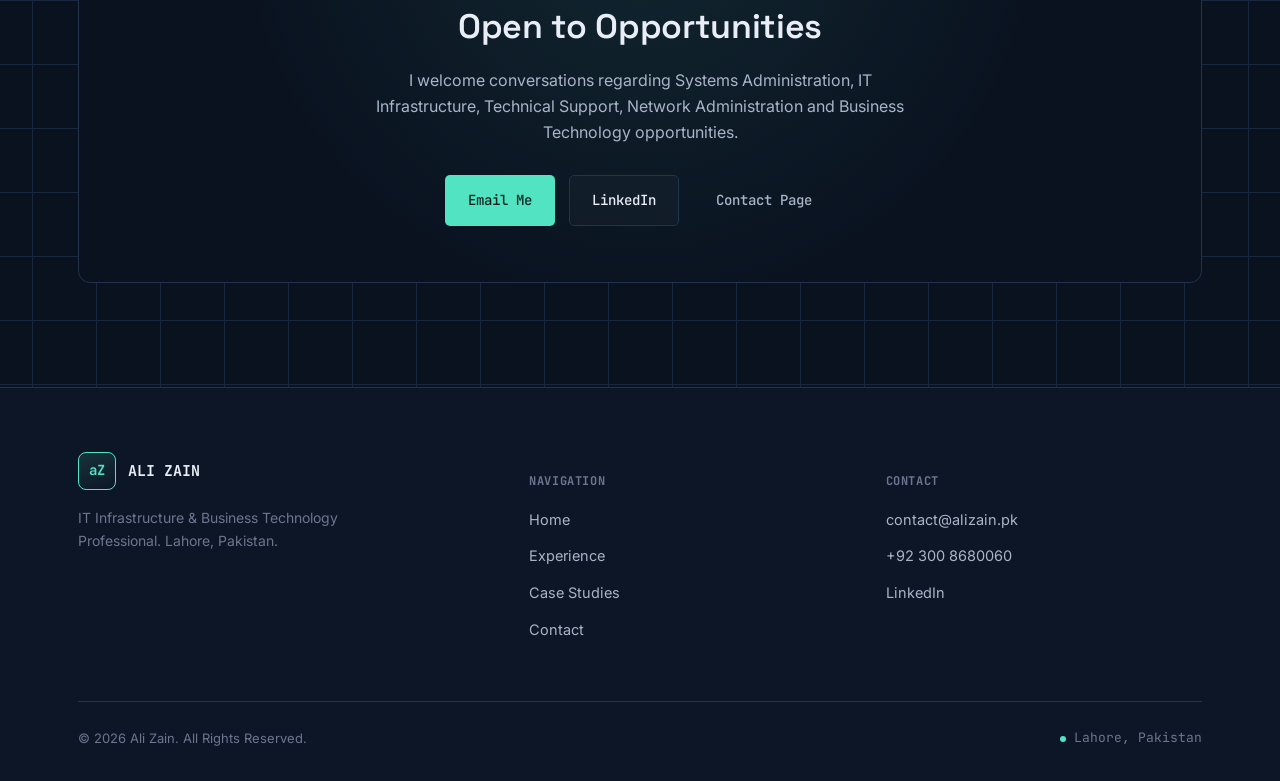
<file: resume/index.html>
<!DOCTYPE html>
<html lang="en">
<head>
<meta charset="UTF-8">
<meta name="viewport" content="width=device-width, initial-scale=1.0">
<title>Resume | Ali Zain</title>
<meta name="description" content="Online resume of Ali Zain — IT Infrastructure & Business Technology Professional based in Lahore, Pakistan.">
<meta name="theme-color" content="#0A1220">
<link rel="canonical" href="https://www.alizain.pk/resume/">
<meta property="og:title" content="Ali Zain | Systems &amp; Network Administrator">
<meta property="og:description" content="IT Infrastructure & Business Technology Professional based in Lahore, Pakistan.">
<meta property="og:type" content="website">
<meta property="og:url" content="https://www.alizain.pk/resume/">
<link rel="icon" type="image/x-icon" href="/favicon.ico">
<link rel="apple-touch-icon" href="/assets/img/apple-touch-icon.png">
<link rel="manifest" href="/site.webmanifest">
<meta name="msapplication-config" content="/browserconfig.xml">
<meta name="msapplication-TileColor" content="#0A1220">
<link rel="preconnect" href="https://fonts.googleapis.com">
<link rel="preconnect" href="https://fonts.gstatic.com" crossorigin>
<link href="https://fonts.googleapis.com/css2?family=Space+Grotesk:wght@500;600;700&family=Inter:wght@400;500;600&family=JetBrains+Mono:wght@400;500;600;700&display=swap" rel="stylesheet">
<link rel="stylesheet" href="/assets/css/style.css">
</head>
<body>

<nav class="site-nav">
  <div class="wrap">
    <a href="/" class="brand"><span class="brand-mark">aZ</span><span>ALI ZAIN<small>Systems &amp; Network Admin</small></span></a>
    <ul class="nav-links">
      <li><a href="/">Home</a></li>
      <li><a href="/experience/">Experience</a></li>
      <li><a href="/case-studies/">Case Studies</a></li>
      <li><a href="/resume/" class="active">Resume</a></li>
      <li><a href="/contact/">Contact</a></li>
    </ul>
    <a href="/contact/" class="nav-cta">Let's Connect →</a>
    <button class="nav-toggle" aria-label="Toggle menu">☰</button>
  </div>
</nav>

<header class="page-hero">
  <div class="wrap">
    <div class="eyebrow">./resume</div>
    <h1>Ali Zain</h1>
    <p>IT Infrastructure &amp; Business Technology Professional specializing in Systems Administration, Technical Support, Networking, Operations and Workplace Technology.</p>
    <div class="btn-row" style="margin-top:30px;">
      <a href="/assets/docs/Ali-Zain-Resume.pdf" class="btn btn-primary">Download PDF Resume</a>
      <a href="/contact/" class="btn btn-outline">Contact Me</a>
    </div>
    <div class="resume-summary-grid">
      <div><div class="stat-num" data-count="15" data-suffix="+">0</div><div class="stat-label">Years Experience</div></div>
      <div><div class="stat-num" data-count="7">0</div><div class="stat-label">Organizations</div></div>
      <div><div class="stat-num" data-count="5">0</div><div class="stat-label">Core IT Disciplines</div></div>
    </div>
  </div>
</header>

<section class="section-alt">
  <div class="wrap">
    <div class="eyebrow">./profile</div>
    <div class="section-head"><h2>Profile</h2></div>
    <div class="about-copy" style="max-width:800px;">
      <p style="font-size:17px; color:var(--text); font-family:var(--font-display); font-weight:500;">IT Infrastructure &amp; Business Technology Professional with over a decade of multidisciplinary experience supporting corporate offices, educational institutions, renewable energy organizations, telecom operations and media environments.</p>
      <p>Experienced in systems administration, technical support, workstation deployment, Microsoft 365 administration, office networking, infrastructure maintenance, documentation and day-to-day IT operations. Known for combining technical problem-solving with business understanding to deliver reliable technology solutions that support organizational growth.</p>
      <p>Currently working as a Systems &amp; Network Administrator while continuing to expand expertise in networking, infrastructure management, workplace technology and business IT solutions.</p>
    </div>
  </div>
</section>

<section>
  <div class="wrap">
    <div class="eyebrow">./experience --summary</div>
    <div class="section-head"><h2>Professional Experience</h2><p>A multidisciplinary career combining IT Infrastructure, Systems Administration, Technical Support, Operations and Business Technology.</p></div>

    <div class="timeline">
      <div class="tl-item current">
        <div class="tl-date">MAY 2026<br>— PRESENT</div><div class="tl-dot"></div>
        <h3>Systems &amp; Network Administrator</h3><h4>Saad Ahsan Residency &amp; Citizenship</h4>
        <p class="desc">Responsible for maintaining business-critical IT infrastructure, Microsoft 365 administration, workstation deployment, technical support, network troubleshooting and operational continuity across departments.</p>
      </div>
      <div class="tl-item">
        <div class="tl-date">JAN 2024<br>— MAY 2026</div><div class="tl-dot"></div>
        <h3>IT Support Manager</h3><h4>Smartbiz Inc.</h4>
        <p class="desc">Led IT support and infrastructure operations across Smartbiz-operated educational brands including Enablers Group (WORC, Enablers College of Technology and School of Enablers), Arfa Karim Technology Incubator and Career Institute. Managed networking, user support, workstation deployments, documentation, digital operations and technology coordination.</p>
      </div>
      <div class="tl-item">
        <div class="tl-date">FEB 2016<br>— JUL 2021</div><div class="tl-dot"></div>
        <h3>IT Support Specialist</h3><h4>WRL Technologies</h4>
        <p class="desc">Delivered technical support, operating system deployment, hardware troubleshooting, software installation, office networking and end-user support while assisting day-to-day business operations.</p>
      </div>
      <div class="tl-item">
        <div class="tl-date">SEP 2014<br>— JAN 2016</div><div class="tl-dot"></div>
        <h3>Technical Support Associate</h3><h4>Ufone</h4>
        <p class="desc">Provided technical assistance, workstation setup, user support and operational technology coordination within a telecom environment.</p>
      </div>
      <div class="tl-item">
        <div class="tl-date">JUN 2014<br>— AUG 2017</div><div class="tl-dot"></div>
        <h3>IT Support &amp; Operations</h3><h4>JI Builders</h4>
        <p class="desc">Supported office technology, workstation maintenance, software deployment and daily operational IT requirements.</p>
      </div>
      <div class="tl-item">
        <div class="tl-date">DEC 2012<br>— APR 2014</div><div class="tl-dot"></div>
        <h3>IT Support Technician</h3><h4>City 42</h4>
        <p class="desc">Maintained newsroom workstations, resolved technical issues and supported media production technology.</p>
      </div>
      <div class="tl-item">
        <div class="tl-date">FEB 2010<br>— NOV 2012</div><div class="tl-dot"></div>
        <h3>IT Operations Officer</h3><h4>Mina-Al-Arfat Group</h4>
        <p class="desc">Maintained office technology, supported reservation systems, performed hardware maintenance and assisted users with day-to-day IT operations.</p>
      </div>
    </div>
  </div>
</section>

<section class="section-alt">
  <div class="wrap">
    <div class="eyebrow">./competencies</div>
    <div class="section-head"><h2>Professional Expertise</h2></div>
    <div class="skills-grid">
      <div class="skills-col">
        <h4>Infrastructure &amp; Systems</h4>
        <ul>
          <li>Systems Administration</li><li>Windows Administration</li><li>Microsoft 365 Administration</li>
          <li>Desktop &amp; Laptop Deployment</li><li>Hardware Troubleshooting</li><li>Software Installation</li>
          <li>Remote Support</li><li>Help Desk Operations</li>
        </ul>
      </div>
      <div class="skills-col">
        <h4>Networking &amp; Operations</h4>
        <ul>
          <li>TCP/IP Fundamentals</li><li>DNS &amp; DHCP</li><li>WiFi Deployment</li>
          <li>Access Point Configuration</li><li>MikroTik Fundamentals</li><li>Asset Management</li>
          <li>Vendor Coordination</li><li>IT Documentation</li>
        </ul>
      </div>
    </div>
  </div>
</section>

<section>
  <div class="wrap">
    <div class="eyebrow">./stack</div>
    <div class="section-head"><h2>Technology Stack</h2></div>
    <div class="stack-cloud">
      <span class="stack-chip">Windows</span><span class="stack-chip">Microsoft 365</span><span class="stack-chip">Google Workspace</span>
      <span class="stack-chip">TCP/IP</span><span class="stack-chip">DNS</span><span class="stack-chip">DHCP</span><span class="stack-chip">MikroTik</span>
      <span class="stack-chip">WiFi Access Points</span><span class="stack-chip">Remote Support</span><span class="stack-chip">Hardware Support</span>
      <span class="stack-chip">Printer Management</span><span class="stack-chip">Windows Deployment</span><span class="stack-chip">Linux Basics</span>
      <span class="stack-chip">CCTV Coordination</span><span class="stack-chip">Biometric Attendance</span><span class="stack-chip">Smart Locks</span>
      <span class="stack-chip">Firewall Coordination</span><span class="stack-chip">Endpoint Security</span><span class="stack-chip">Backup Strategy</span>
      <span class="stack-chip">Adobe Photoshop</span><span class="stack-chip">Adobe Illustrator</span><span class="stack-chip">Figma</span>
      <span class="stack-chip">WordPress</span><span class="stack-chip">HTML &amp; CSS</span>
    </div>
  </div>
</section>

<section class="section-alt">
  <div class="wrap">
    <div class="eyebrow">./education</div>
    <div class="section-head"><h2>Academic Qualifications</h2></div>
    <div class="tile-grid">
      <div class="tile"><div class="tile-org">ARENA Multimedia</div><h4>ADMS — Media Studies</h4><div class="tile-year">2017 – 2019</div></div>
      <div class="tile"><div class="tile-org">Virtual University</div><h4>MBA — Business Administration</h4><div class="tile-year">2015</div></div>
      <div class="tile"><div class="tile-org">Islamia University Bahawalpur</div><h4>BFA — Digital Design</h4><div class="tile-year">2012</div></div>
    </div>
  </div>
</section>

<section>
  <div class="wrap">
    <div class="eyebrow">./certifications</div>
    <div class="section-head"><h2>Continuous Professional Development</h2></div>
    <div class="tile-grid">
      <div class="tile"><div class="tile-org">CompTIA A+</div><h4>Foundation</h4></div>
      <div class="tile"><div class="tile-org">Coursera</div><h4>IT Infrastructure Basics</h4></div>
      <div class="tile"><div class="tile-org">Udacity</div><h4>Network Fundamentals</h4></div>
      <div class="tile"><div class="tile-org">GSDC</div><h4>Certified IT Support Professional</h4></div>
      <div class="tile"><div class="tile-org">Alison</div><h4>Wireless Network Administration</h4></div>
      <div class="tile"><div class="tile-org">Ongoing</div><h4>Microsoft 365, Networking &amp; Security</h4></div>
    </div>
  </div>
</section>

<section class="section-alt">
  <div class="wrap">
    <div class="cta-band">
      <div class="eyebrow" style="justify-content:center;">./download</div>
      <h2>Download My Complete Resume</h2>
      <p>A professionally formatted PDF version of my latest resume is available for recruiters, hiring managers and organizations seeking expertise in IT Infrastructure, Systems Administration, Technical Support and Business Technology.</p>
      <div class="btn-row">
        <a href="/assets/docs/Ali-Zain-Resume.pdf" class="btn btn-primary">Download PDF</a>
        <a href="/experience/" class="btn btn-outline">Detailed Experience</a>
      </div>
    </div>
  </div>
</section>

<section>
  <div class="wrap">
    <div class="cta-band" style="background:var(--ink); border-color:var(--line);">
      <div class="eyebrow" style="justify-content:center;">./connect</div>
      <h2>Open to Opportunities</h2>
      <p>I welcome conversations regarding Systems Administration, IT Infrastructure, Technical Support, Network Administration and Business Technology opportunities.</p>
      <div class="btn-row">
        <a href="mailto:contact@alizain.pk" class="btn btn-primary">Email Me</a>
        <a href="https://linkedin.com/in/alizainmalik/" class="btn btn-outline" target="_blank" rel="noopener">LinkedIn</a>
        <a href="/contact/" class="btn btn-ghost">Contact Page</a>
      </div>
    </div>
  </div>
</section>

<footer>
  <div class="wrap">
    <div class="footer-grid">
      <div class="footer-brand">
        <a href="/" class="brand"><span class="brand-mark">aZ</span><span>ALI ZAIN</span></a>
        <p>IT Infrastructure &amp; Business Technology Professional. Lahore, Pakistan.</p>
      </div>
      <div class="footer-col">
        <h5>Navigation</h5>
        <ul>
          <li><a href="/">Home</a></li>
          <li><a href="/experience/">Experience</a></li>
          <li><a href="/case-studies/">Case Studies</a></li>
          <li><a href="/contact/">Contact</a></li>
        </ul>
      </div>
      <div class="footer-col">
        <h5>Contact</h5>
        <ul>
          <li><a href="mailto:contact@alizain.pk">contact@alizain.pk</a></li>
          <li><a href="tel:+923008680060">+92 300 8680060</a></li>
          <li><a href="https://linkedin.com/in/alizainmalik/" target="_blank" rel="noopener">LinkedIn</a></li>
        </ul>
      </div>
    </div>
    <div class="footer-bottom">
      <span>© <span id="year"></span> Ali Zain. All Rights Reserved.</span>
      <span class="status"><span class="pulse-dot" style="width:6px;height:6px;"></span> Lahore, Pakistan</span>
    </div>
  </div>
</footer>

<script src="/assets/js/main.js"></script>
<script>document.getElementById('year').textContent = new Date().getFullYear();</script>
</body>
</html>
</file>
<file: assets/css/style.css>
/* =========================================================================
   ALI ZAIN — IT Infrastructure & Systems Administration
   Design system: "Schematic" — blueprint-grid ink navy, signal-cyan traces,
   mono readouts. Built from the vernacular of network diagrams & uptime
   dashboards, not decoration.
   ========================================================================= */

:root{
  /* --- Color tokens --- */
  --ink:        #0A1220;   /* page background — blueprint ink */
  --panel:      #101B2E;   /* card / panel surface */
  --panel-2:    #0D1626;   /* alternate section surface */
  --line:       #22334D;   /* hairline borders, grid strokes */
  --line-soft:  #182640;   /* faint grid strokes */
  --signal:     #52E3C2;   /* primary accent — signal cyan/teal */
  --signal-dim: #2E7C6C;   /* muted signal for secondary use */
  --amber:      #F3A93B;   /* secondary accent — status amber */
  --text:       #E9EEF6;   /* primary text */
  --text-dim:   #A9B4C7;   /* secondary text */
  --text-faint: #6B7690;   /* tertiary / captions */

  --font-display: "Space Grotesk", "Segoe UI", Arial, sans-serif;
  --font-body:    "Inter", "Segoe UI", Arial, sans-serif;
  --font-mono:    "JetBrains Mono", "Courier New", monospace;

  --container: 1180px;
  --radius: 6px;
}

*,*::before,*::after{ box-sizing:border-box; }
html{ scroll-behavior:smooth; }
body{
  margin:0;
  background:var(--ink);
  color:var(--text);
  font-family:var(--font-body);
  font-size:16px;
  line-height:1.6;
  -webkit-font-smoothing:antialiased;
  background-image:
    linear-gradient(var(--line-soft) 1px, transparent 1px),
    linear-gradient(90deg, var(--line-soft) 1px, transparent 1px);
  background-size: 64px 64px;
  background-position: center top;
}
@media (prefers-reduced-motion: reduce){
  *{ animation-duration:0.001ms !important; animation-iteration-count:1 !important; transition-duration:0.001ms !important; scroll-behavior:auto !important; }
}

img{ max-width:100%; display:block; }
a{ color:inherit; text-decoration:none; }
ul{ margin:0; padding:0; list-style:none; }
h1,h2,h3,h4{ font-family:var(--font-display); margin:0; letter-spacing:-0.01em; text-wrap:balance; }
p{ margin:0; }

:focus-visible{
  outline:2px solid var(--signal);
  outline-offset:3px;
  border-radius:2px;
}

.wrap{ max-width:var(--container); margin:0 auto; padding:0 28px; }

/* --- Eyebrow / mono labels : terminal-command style, used consistently
   as section signposts (this is a real IT-admin idiom, not decoration) --- */
.eyebrow{
  display:inline-flex;
  align-items:center;
  gap:10px;
  font-family:var(--font-mono);
  font-size:12.5px;
  letter-spacing:0.06em;
  color:var(--signal);
  text-transform:uppercase;
  margin-bottom:14px;
}
.eyebrow::before{ content:"$"; color:var(--text-faint); }
.eyebrow::after{
  content:"";
  width:7px; height:14px;
  background:var(--signal);
  display:inline-block;
  animation:cursorBlink 1.1s steps(1) infinite;
}
@keyframes cursorBlink{ 0%,49%{ opacity:1; } 50%,100%{ opacity:0; } }
@media (prefers-reduced-motion: reduce){ .eyebrow::after{ animation:none; opacity:1; } }

.section-head{ max-width:680px; margin-bottom:52px; }
.section-head h2{ font-size:clamp(28px,4vw,40px); font-weight:600; color:var(--text); }
.section-head p{ margin-top:14px; color:var(--text-dim); font-size:16px; }

section{ padding:104px 0; position:relative; }
.section-alt{ background:var(--panel-2); border-top:1px solid var(--line); border-bottom:1px solid var(--line); }

/* =========================== NAV =========================== */
.site-nav{
  position:sticky; top:0; z-index:100;
  background:rgba(10,18,32,0.86);
  backdrop-filter:blur(10px);
  border-bottom:1px solid var(--line);
}
.site-nav .wrap{
  display:flex; align-items:center; justify-content:space-between;
  height:76px;
}
.brand{
  display:flex; align-items:center; gap:12px;
  font-family:var(--font-mono); font-weight:700; font-size:15px; color:var(--text);
}
.brand .brand-mark{
  width:38px; height:38px; border-radius:8px;
  border:1px solid var(--signal);
  display:flex; align-items:center; justify-content:center;
  color:var(--signal); font-family:var(--font-mono); font-size:14px; font-weight:700;
  background:linear-gradient(160deg, rgba(82,227,194,0.14), transparent);
}
.brand small{ display:block; color:var(--text-faint); font-weight:400; font-size:11px; letter-spacing:0.04em; }

.nav-links{ display:flex; align-items:center; gap:2px; }
.nav-links a{
  font-size:14.5px; color:var(--text-dim); padding:10px 16px; border-radius:5px;
  transition:color .15s ease, background .15s ease;
  position:relative;
}
.nav-links a:hover{ color:var(--text); background:rgba(255,255,255,0.04); }
.nav-links a.active{ color:var(--signal); }
.nav-links a.active::after{
  content:""; position:absolute; left:16px; right:16px; bottom:4px; height:1.5px; background:var(--signal);
}
.nav-cta{
  margin-left:12px; font-family:var(--font-mono); font-size:13px;
  border:1px solid var(--signal-dim); color:var(--signal);
  padding:9px 16px; border-radius:5px;
  transition:background .15s ease, border-color .15s ease;
}
.nav-cta:hover{ background:rgba(82,227,194,0.1); border-color:var(--signal); }

.nav-toggle{ display:none; background:none; border:1px solid var(--line); border-radius:5px; width:42px; height:42px; color:var(--text); font-family:var(--font-mono); cursor:pointer; }

/* =========================== BUTTONS =========================== */
.btn{
  display:inline-flex; align-items:center; gap:9px;
  font-family:var(--font-mono); font-size:14px; font-weight:500;
  padding:13px 22px; border-radius:5px; border:1px solid transparent;
  cursor:pointer; transition:transform .15s ease, background .15s ease, border-color .15s ease, color .15s ease;
  white-space:nowrap;
}
.btn:hover{ transform:translateY(-1px); }
.btn-primary{ background:var(--signal); color:#06251F; }
.btn-primary:hover{ background:#6EF0D3; }
.btn-outline{ border-color:var(--line); color:var(--text); background:rgba(255,255,255,0.02); }
.btn-outline:hover{ border-color:var(--signal); color:var(--signal); }
.btn-ghost{ color:var(--text-dim); }
.btn-ghost:hover{ color:var(--signal); }
.btn-row{ display:flex; flex-wrap:wrap; gap:14px; }

/* =========================== HERO =========================== */
.hero{ padding:88px 0 60px; }
.hero-grid{
  display:grid; grid-template-columns: 1fr 1fr; gap:56px; align-items:start;
}
.hero-status{
  display:inline-flex; align-items:center; gap:8px;
  font-family:var(--font-mono); font-size:12.5px; color:var(--signal);
  border:1px solid var(--signal-dim); padding:6px 12px; border-radius:20px;
  margin-bottom:26px; background:rgba(82,227,194,0.06);
}
.pulse-dot{ width:7px; height:7px; border-radius:50%; background:var(--signal); box-shadow:0 0 0 0 rgba(82,227,194,0.6); animation:pulse 2s infinite; }
@keyframes pulse{
  0%{ box-shadow:0 0 0 0 rgba(82,227,194,0.5); }
  70%{ box-shadow:0 0 0 8px rgba(82,227,194,0); }
  100%{ box-shadow:0 0 0 0 rgba(82,227,194,0); }
}
.hero h1{
  font-size:clamp(36px,5.2vw,58px); font-weight:600; line-height:1.08; color:var(--text);
  max-width:15ch;
}
.hero h1 .accent{ color:var(--signal); }
.hero-lede{ margin-top:24px; font-size:17.5px; color:var(--text-dim); max-width:52ch; }
.hero .btn-row{ margin-top:36px; }

.hero-panel{
  border:1px solid var(--line); border-radius:10px; background:var(--panel);
  padding:0 26px 26px; position:relative; overflow:hidden;
}
.hero-panel > *{ position:relative; z-index:1; }
.hero-panel::after{
  content:""; position:absolute; inset:0; pointer-events:none; z-index:0;
  background-image:repeating-linear-gradient(
    to bottom, rgba(82,227,194,0.035) 0px, rgba(82,227,194,0.035) 1px,
    transparent 1px, transparent 3px
  );
  opacity:0.5;
}
.panel-titlebar{
  display:flex; align-items:center; gap:7px;
  margin:0 -26px 22px; padding:13px 16px;
  border-bottom:1px solid var(--line); background:var(--panel-2);
}
.tb-dot{ width:9px; height:9px; border-radius:50%; }
.tb-dot.tb-red{ background:#E2555B; }
.tb-dot.tb-amber{ background:var(--amber); }
.tb-dot.tb-green{ background:var(--signal); }
.tb-title{ margin-left:auto; font-family:var(--font-mono); font-size:11px; color:var(--text-faint); letter-spacing:0.05em; }

.topo-trace{
  stroke-dasharray:6 6;
  animation:dash 6s linear infinite;
}
@keyframes dash{ to{ stroke-dashoffset:-120; } }
.topo-node{ animation:nodeGlow 3s ease-in-out infinite; }
.topo-node.n2{ animation-delay:.5s; }
.topo-node.n3{ animation-delay:1s; }
.topo-node.n4{ animation-delay:1.5s; }
.topo-node.n5{ animation-delay:2s; }
@keyframes nodeGlow{
  0%,100%{ opacity:0.7; }
  50%{ opacity:1; }
}
@media (prefers-reduced-motion: reduce){
  .topo-trace{ animation:none; }
  .topo-node{ animation:none; }
}

.topo-caption{
  display:flex; justify-content:space-between; margin-top:18px; font-family:var(--font-mono); font-size:11.5px; color:var(--text-faint);
  border-top:1px dashed var(--line); padding-top:14px;
}
.topo-caption b{ color:var(--signal); font-weight:600; }

/* --- mini system-status dashboard strip beneath the topology diagram --- */
.hero-dash{
  display:grid; grid-template-columns:repeat(3,1fr); gap:1px;
  background:var(--line); border:1px solid var(--line); border-radius:8px; overflow:hidden;
  margin-top:16px;
}
.dash-widget{ background:var(--panel-2); padding:16px 8px; display:flex; flex-direction:column; align-items:center; justify-content:center; gap:10px; }
.dash-label{ font-family:var(--font-mono); font-size:9.5px; color:var(--text-faint); letter-spacing:0.03em; text-transform:uppercase; text-align:center; }

.wifi-bars{ display:flex; align-items:flex-end; gap:3px; height:22px; }
.wifi-bars span{ width:5px; background:var(--signal); border-radius:1px; opacity:0.35; display:block; animation:wifiPulse 1.8s ease-in-out infinite; }
.wifi-bars span:nth-child(1){ height:6px; animation-delay:0s; }
.wifi-bars span:nth-child(2){ height:11px; animation-delay:.15s; }
.wifi-bars span:nth-child(3){ height:16px; animation-delay:.3s; }
.wifi-bars span:nth-child(4){ height:22px; animation-delay:.45s; }
@keyframes wifiPulse{ 0%,100%{ opacity:0.3; } 50%{ opacity:1; } }

.throughput-graph{ width:80px; height:24px; }
.graph-line{ stroke-dasharray:6 4; animation:dash 3.2s linear infinite; }

.rec-dot{ width:9px; height:9px; border-radius:50%; background:var(--amber); box-shadow:0 0 0 0 rgba(243,169,59,0.55); animation:pulseAmber 1.6s infinite; }
@keyframes pulseAmber{
  0%{ box-shadow:0 0 0 0 rgba(243,169,59,0.5); }
  70%{ box-shadow:0 0 0 7px rgba(243,169,59,0); }
  100%{ box-shadow:0 0 0 0 rgba(243,169,59,0); }
}
@media (prefers-reduced-motion: reduce){
  .wifi-bars span{ animation:none; opacity:0.9; }
  .graph-line{ animation:none; }
  .rec-dot{ animation:none; }
}

.hero-stats{ display:grid; grid-template-columns:repeat(3,1fr); gap:0; margin-top:56px; border-top:1px solid var(--line); }
.hero-stats div{ padding:26px 12px 0; border-right:1px solid var(--line); text-align:center; }
.hero-stats div:last-child{ border-right:none; }
.stat-num{ font-family:var(--font-mono); font-size:38px; color:var(--signal); font-weight:700; line-height:1; }
.stat-label{ font-size:12.5px; color:var(--text-faint); margin-top:10px; letter-spacing:0.02em; }

/* =========================== ABOUT =========================== */
.about-grid{ display:grid; grid-template-columns: 0.9fr 1.1fr; gap:64px; }
.about-copy p{ color:var(--text-dim); font-size:16px; margin-bottom:18px; }
.about-copy p:first-child{ font-size:19px; color:var(--text); font-family:var(--font-display); font-weight:500; line-height:1.45; }
.pillar-list{ display:grid; grid-template-columns:1fr 1fr; gap:1px; background:var(--line); border:1px solid var(--line); border-radius:8px; overflow:hidden; }
.pillar{ background:var(--panel); padding:22px; }
.pillar-index{ font-family:var(--font-mono); font-size:12px; color:var(--signal); }
.pillar h4{ margin-top:10px; font-size:16px; color:var(--text); font-weight:600; }
.pillar p{ margin-top:8px; font-size:13.8px; color:var(--text-faint); line-height:1.55; }

.about-lead{ display:grid; grid-template-columns:0.42fr 1fr; gap:44px; align-items:center; margin-bottom:52px; }
.profile-frame{
  position:relative; width:100%; max-width:340px; aspect-ratio:1/1;
  border-radius:12px; overflow:hidden; border:1px solid var(--line); background:var(--panel);
}
.profile-frame::before, .profile-frame::after,
.profile-frame .corner-tl, .profile-frame .corner-br{ content:""; }
.profile-fallback{
  position:absolute; inset:0; display:flex; align-items:center; justify-content:center;
  font-family:var(--font-mono); font-size:76px; font-weight:700; color:var(--signal-dim);
  background:radial-gradient(circle at 50% 40%, rgba(82,227,194,0.08), transparent 70%);
}
.profile-img{ position:relative; z-index:1; width:100%; height:100%; object-fit:cover; display:block; }
.profile-scan{
  position:absolute; left:6%; right:6%; height:1.5px; top:0;
  background:linear-gradient(90deg, transparent, var(--signal), transparent);
  opacity:0.85; z-index:2; pointer-events:none;
  animation:scanMove 4s ease-in-out infinite;
}
@keyframes scanMove{ 0%{ top:4%; opacity:0; } 10%{ opacity:.85; } 50%{ top:96%; } 90%{ opacity:.85; } 100%{ top:4%; opacity:0; } }
.profile-bracket{ position:absolute; width:18px; height:18px; border-color:var(--signal); z-index:3; opacity:0.85; }
.profile-bracket.tl{ top:10px; left:10px; border-top:2px solid; border-left:2px solid; }
.profile-bracket.tr{ top:10px; right:10px; border-top:2px solid; border-right:2px solid; }
.profile-bracket.bl{ bottom:10px; left:10px; border-bottom:2px solid; border-left:2px solid; }
.profile-bracket.br{ bottom:10px; right:10px; border-bottom:2px solid; border-right:2px solid; }
.profile-caption{
  display:flex; justify-content:space-between; margin-top:14px; max-width:340px;
  font-family:var(--font-mono); font-size:11px; color:var(--text-faint);
}
.profile-caption b{ color:var(--signal); font-weight:600; }
@media (prefers-reduced-motion: reduce){ .profile-scan{ animation:none; opacity:0; } }

/* =========================== CARDS / EXPERTISE =========================== */
.card-grid{ display:grid; grid-template-columns:repeat(3,1fr); gap:22px; }
.card{
  border:1px solid var(--line); border-radius:8px; background:var(--panel);
  padding:26px; transition:border-color .18s ease, transform .18s ease;
}
.card:hover{ border-color:var(--signal-dim); transform:translateY(-3px); }
.card-icon{
  width:40px; height:40px; border-radius:7px; border:1px solid var(--line);
  display:flex; align-items:center; justify-content:center; margin-bottom:18px; color:var(--signal);
}
.card h3{ font-size:17px; color:var(--text); font-weight:600; margin-bottom:14px; }
.card ul li{
  font-size:13.8px; color:var(--text-dim); padding:6px 0 6px 18px; position:relative; border-top:1px solid var(--line-soft);
}
.card ul li:first-child{ border-top:none; }
.card ul li::before{ content:"›"; position:absolute; left:0; color:var(--signal); }

/* =========================== TIMELINE =========================== */
.timeline{ position:relative; max-width:900px; }
.timeline::before{ content:""; position:absolute; left:100px; top:6px; bottom:6px; width:1px; background:var(--line); }
.tl-item{ position:relative; padding-left:150px; padding-bottom:52px; }
.tl-item:last-child{ padding-bottom:0; }
.tl-date{
  position:absolute; left:0; top:2px; width:88px; text-align:right;
  font-family:var(--font-mono); font-size:12px; color:var(--text-faint); line-height:1.4;
}
.tl-dot{ position:absolute; left:96px; top:6px; width:9px; height:9px; border-radius:50%; background:var(--ink); border:2px solid var(--signal); }
.tl-item.current .tl-dot{ background:var(--signal); box-shadow:0 0 0 4px rgba(82,227,194,0.15); }
.tl-item h3{ font-size:19px; color:var(--text); font-weight:600; }
.tl-item h4{ font-family:var(--font-mono); font-size:13px; font-weight:500; color:var(--signal); margin-top:5px; }
.tl-item > p.desc{ margin-top:12px; color:var(--text-dim); font-size:15px; max-width:60ch; }
.tl-item .responsibilities{ margin-top:16px; }
.tl-item .responsibilities-label{ font-family:var(--font-mono); font-size:11px; color:var(--text-faint); text-transform:uppercase; letter-spacing:0.05em; margin-bottom:8px; }
.tl-item ul.responsibilities-list{ display:grid; grid-template-columns:1fr 1fr; gap:6px 24px; }
.tl-item ul.responsibilities-list li{ font-size:14px; color:var(--text-dim); padding-left:16px; position:relative; }
.tl-item ul.responsibilities-list li::before{ content:"—"; position:absolute; left:0; color:var(--text-faint); }
.tl-tech{ margin-top:16px; font-family:var(--font-mono); font-size:12px; color:var(--text-faint); }
.tl-tech b{ color:var(--signal); font-weight:500; }

/* =========================== TABLE-ish EDU / CERTS =========================== */
.tile-grid{ display:grid; grid-template-columns:repeat(auto-fill, minmax(220px,1fr)); gap:16px; }
.tile{ border:1px solid var(--line); border-radius:8px; padding:20px; background:var(--panel); }
.tile .tile-org{ font-family:var(--font-mono); font-size:11.5px; color:var(--signal); text-transform:uppercase; letter-spacing:0.04em; }
.tile h4{ margin-top:10px; font-size:15.5px; color:var(--text); font-weight:600; line-height:1.4; }
.tile .tile-year{ margin-top:10px; font-size:12.5px; color:var(--text-faint); font-family:var(--font-mono); }

/* =========================== TECH STACK CLOUD =========================== */
.stack-cloud{ display:flex; flex-wrap:wrap; gap:10px; }
.stack-chip{
  font-family:var(--font-mono); font-size:13px; color:var(--text-dim);
  border:1px solid var(--line); border-radius:5px; padding:9px 14px;
  transition:border-color .15s ease, color .15s ease;
}
.stack-chip:hover{ border-color:var(--signal); color:var(--signal); }

/* =========================== CASE STUDIES =========================== */
.process-strip{ display:grid; grid-template-columns:repeat(4,1fr); gap:1px; background:var(--line); border:1px solid var(--line); border-radius:8px; overflow:hidden; margin-bottom:8px; }
.process-step{ background:var(--panel); padding:26px; }
.process-num{ font-family:var(--font-mono); font-size:26px; color:var(--signal-dim); font-weight:700; }
.process-step p{ margin-top:10px; font-size:14.5px; color:var(--text-dim); }

.case{
  border:1px solid var(--line); border-radius:10px; background:var(--panel);
  padding:36px; margin-bottom:22px;
}
.case-head{ display:flex; align-items:baseline; gap:14px; margin-bottom:20px; flex-wrap:wrap; }
.case-tag{ font-family:var(--font-mono); font-size:12px; color:var(--amber); border:1px solid rgba(243,169,59,0.35); padding:4px 10px; border-radius:20px; }
.case h3{ font-size:23px; color:var(--text); font-weight:600; }
.case-body{ display:grid; grid-template-columns:repeat(3,1fr); gap:26px; margin-bottom:22px; }
.case-col h5{ font-family:var(--font-mono); font-size:11.5px; text-transform:uppercase; letter-spacing:0.05em; color:var(--text-faint); margin-bottom:10px; }
.case-col p{ font-size:14.5px; color:var(--text-dim); line-height:1.6; }
.case-outcome{ border-top:1px solid var(--line-soft); padding-top:20px; }
.case-outcome ul{ display:grid; grid-template-columns:1fr 1fr; gap:8px 20px; margin-bottom:18px; }
.case-outcome ul li{ font-size:14px; color:var(--text-dim); padding-left:20px; position:relative; }
.case-outcome ul li::before{ content:"✓"; position:absolute; left:0; color:var(--signal); font-size:12px; top:2px; }
.case-tech{ font-family:var(--font-mono); font-size:12px; color:var(--text-faint); margin-bottom:20px; }
.case-tech b{ color:var(--signal); font-weight:500; }
.case-takeaway{
  background:var(--panel-2); border-left:2px solid var(--signal); padding:14px 18px; border-radius:0 6px 6px 0;
  font-size:14.5px; color:var(--text); font-style:normal;
}
.case-takeaway b{ color:var(--signal); font-family:var(--font-mono); font-size:11px; text-transform:uppercase; letter-spacing:0.05em; display:block; margin-bottom:6px; }

/* =========================== CTA BAND =========================== */
.cta-band{
  border:1px solid var(--line); border-radius:12px; background:var(--panel);
  padding:56px; text-align:center; position:relative; overflow:hidden;
}
.cta-band::before{
  content:""; position:absolute; inset:0;
  background: radial-gradient(circle at 50% 0%, rgba(82,227,194,0.10), transparent 60%);
  pointer-events:none;
}
.cta-band h2{ font-size:clamp(24px,3.6vw,34px); font-weight:600; color:var(--text); position:relative; }
.cta-band p{ margin-top:14px; color:var(--text-dim); max-width:56ch; margin-left:auto; margin-right:auto; position:relative; }
.cta-band .btn-row{ margin-top:30px; justify-content:center; position:relative; }

/* =========================== RESUME PAGE =========================== */
.resume-summary-grid{ display:grid; grid-template-columns:repeat(3,1fr); gap:1px; background:var(--line); border:1px solid var(--line); border-radius:8px; overflow:hidden; margin-top:40px; }
.resume-summary-grid div{ background:var(--panel); padding:28px 20px; text-align:center; }
.skills-grid{ display:grid; grid-template-columns:1fr 1fr; gap:26px; }
.skills-col h4{ font-family:var(--font-mono); font-size:12.5px; text-transform:uppercase; letter-spacing:0.05em; color:var(--signal); margin-bottom:14px; }
.skills-col ul li{ font-size:14.5px; color:var(--text-dim); padding:8px 0; border-top:1px solid var(--line-soft); padding-left:16px; position:relative; }
.skills-col ul li:first-child{ border-top:none; }
.skills-col ul li::before{ content:"›"; position:absolute; left:0; color:var(--signal); }

/* =========================== CONTACT =========================== */
.contact-grid{ display:grid; grid-template-columns: 0.85fr 1.15fr; gap:56px; }
.contact-item{ padding:20px 0; border-top:1px solid var(--line); }
.contact-item:first-child{ border-top:none; }
.contact-item .label{ font-family:var(--font-mono); font-size:11.5px; text-transform:uppercase; letter-spacing:0.05em; color:var(--text-faint); }
.contact-item .value{ margin-top:8px; font-size:16.5px; color:var(--text); }
.contact-item .value:hover{ color:var(--signal); }

.form-panel{ border:1px solid var(--line); border-radius:10px; background:var(--panel); padding:36px; }
.form-row{ display:grid; grid-template-columns:1fr 1fr; gap:18px; margin-bottom:18px; }
.field{ display:flex; flex-direction:column; gap:8px; }
.field.full{ grid-column:1/-1; }
.field label{ font-family:var(--font-mono); font-size:12px; color:var(--text-faint); text-transform:uppercase; letter-spacing:0.04em; }
.field input, .field textarea{
  background:var(--ink); border:1px solid var(--line); border-radius:6px; color:var(--text);
  padding:13px 14px; font-family:var(--font-body); font-size:15px; resize:vertical;
  transition:border-color .15s ease;
}
.field input:focus, .field textarea:focus{ outline:none; border-color:var(--signal); }
.form-panel .btn{ width:100%; justify-content:center; margin-top:6px; }
.form-note{ margin-top:16px; font-size:12.5px; color:var(--text-faint); text-align:center; }

.faq-item{ border-top:1px solid var(--line); padding:24px 0; }
.faq-item:first-child{ border-top:none; }
.faq-item h4{ font-size:16.5px; color:var(--text); font-weight:600; margin-bottom:10px; }
.faq-item p{ font-size:14.5px; color:var(--text-dim); line-height:1.6; }

.avail-grid{ display:grid; grid-template-columns:repeat(3,1fr); gap:22px; }
.avail-card{ border:1px solid var(--line); border-radius:8px; padding:24px; background:var(--panel); }
.avail-dot{ width:8px; height:8px; border-radius:50%; background:var(--signal); display:inline-block; margin-right:8px; box-shadow:0 0 0 3px rgba(82,227,194,0.15); }
.avail-card h4{ font-size:15.5px; color:var(--text); font-weight:600; display:inline; }
.avail-card p{ margin-top:12px; font-size:14px; color:var(--text-dim); line-height:1.6; }

/* =========================== FOOTER =========================== */
footer{ border-top:1px solid var(--line); padding:64px 0 32px; background:var(--panel-2); }
.footer-grid{ display:grid; grid-template-columns:1.3fr 1fr 1fr; gap:40px; margin-bottom:48px; }
.footer-brand .brand{ margin-bottom:16px; }
.footer-brand p{ color:var(--text-faint); font-size:14px; max-width:36ch; line-height:1.65; }
.footer-col h5{ font-family:var(--font-mono); font-size:12px; text-transform:uppercase; letter-spacing:0.05em; color:var(--text-faint); margin-bottom:16px; }
.footer-col ul li{ margin-bottom:11px; }
.footer-col ul li a{ font-size:14.5px; color:var(--text-dim); transition:color .15s ease; }
.footer-col ul li a:hover{ color:var(--signal); }
.footer-bottom{ border-top:1px solid var(--line); padding-top:26px; display:flex; justify-content:space-between; align-items:center; font-size:13px; color:var(--text-faint); flex-wrap:wrap; gap:10px; }
.footer-bottom .status{ font-family:var(--font-mono); display:flex; align-items:center; gap:8px; }

/* =========================== PAGE HERO (inner pages) =========================== */
.page-hero{ padding:76px 0 64px; }
.page-hero h1{ font-size:clamp(32px,4.6vw,50px); font-weight:600; max-width:18ch; }
.page-hero p{ margin-top:20px; font-size:17px; color:var(--text-dim); max-width:60ch; }
.page-stats{ display:grid; grid-template-columns:repeat(3,1fr); gap:1px; background:var(--line); border:1px solid var(--line); border-radius:8px; overflow:hidden; margin-top:48px; }
.page-stats div{ background:var(--panel); padding:26px 20px; text-align:center; }

/* =========================== RESPONSIVE =========================== */
@media (max-width:980px){
  .hero-grid, .about-grid, .contact-grid{ grid-template-columns:1fr; }
  .about-lead{ grid-template-columns:1fr; }
  .profile-frame, .profile-caption{ max-width:220px; }
  .card-grid{ grid-template-columns:repeat(2,1fr); }
  .pillar-list{ grid-template-columns:1fr; }
  .process-strip{ grid-template-columns:1fr 1fr; }
  .case-body{ grid-template-columns:1fr; }
  .resume-summary-grid{ grid-template-columns:repeat(3,1fr); }
  .skills-grid{ grid-template-columns:1fr; }
  .avail-grid{ grid-template-columns:1fr; }
  .footer-grid{ grid-template-columns:1fr 1fr; }
  .page-stats{ grid-template-columns:repeat(3,1fr); }
  .hero-stats{ grid-template-columns:repeat(3,1fr); }
  .stat-num{ font-size:30px; }
}
@media (max-width:720px){
  .nav-links, .nav-cta{ display:none; }
  .nav-toggle{ display:block; }
  .site-nav.open .nav-links{
    display:flex; flex-direction:column; position:absolute; top:76px; left:0; right:0;
    background:var(--ink); border-bottom:1px solid var(--line); padding:12px 28px 20px; gap:2px;
  }
  .site-nav.open .nav-cta{ display:inline-flex; margin:8px 28px 20px; }
  .card-grid{ grid-template-columns:1fr; }
  .timeline::before{ left:16px; }
  .tl-item{ padding-left:44px; }
  .tl-date{ position:static; text-align:left; margin-bottom:8px; width:auto; }
  .tl-dot{ left:12px; top:2px; }
  .tl-item ul.responsibilities-list{ grid-template-columns:1fr; }
  .process-strip{ grid-template-columns:1fr; }
  .case-outcome ul{ grid-template-columns:1fr; }
  .resume-summary-grid, .page-stats{ grid-template-columns:repeat(3,1fr); }
  .resume-summary-grid div, .page-stats div, .hero-stats div{ padding-left:6px; padding-right:6px; }
  .stat-num{ font-size:22px; }
  .stat-label{ font-size:10.5px; }
  .avail-grid{ grid-template-columns:1fr; }
  .footer-grid{ grid-template-columns:1fr; gap:32px; }
  .footer-bottom{ flex-direction:column; align-items:flex-start; }
  .form-row{ grid-template-columns:1fr; }
}
</file>
